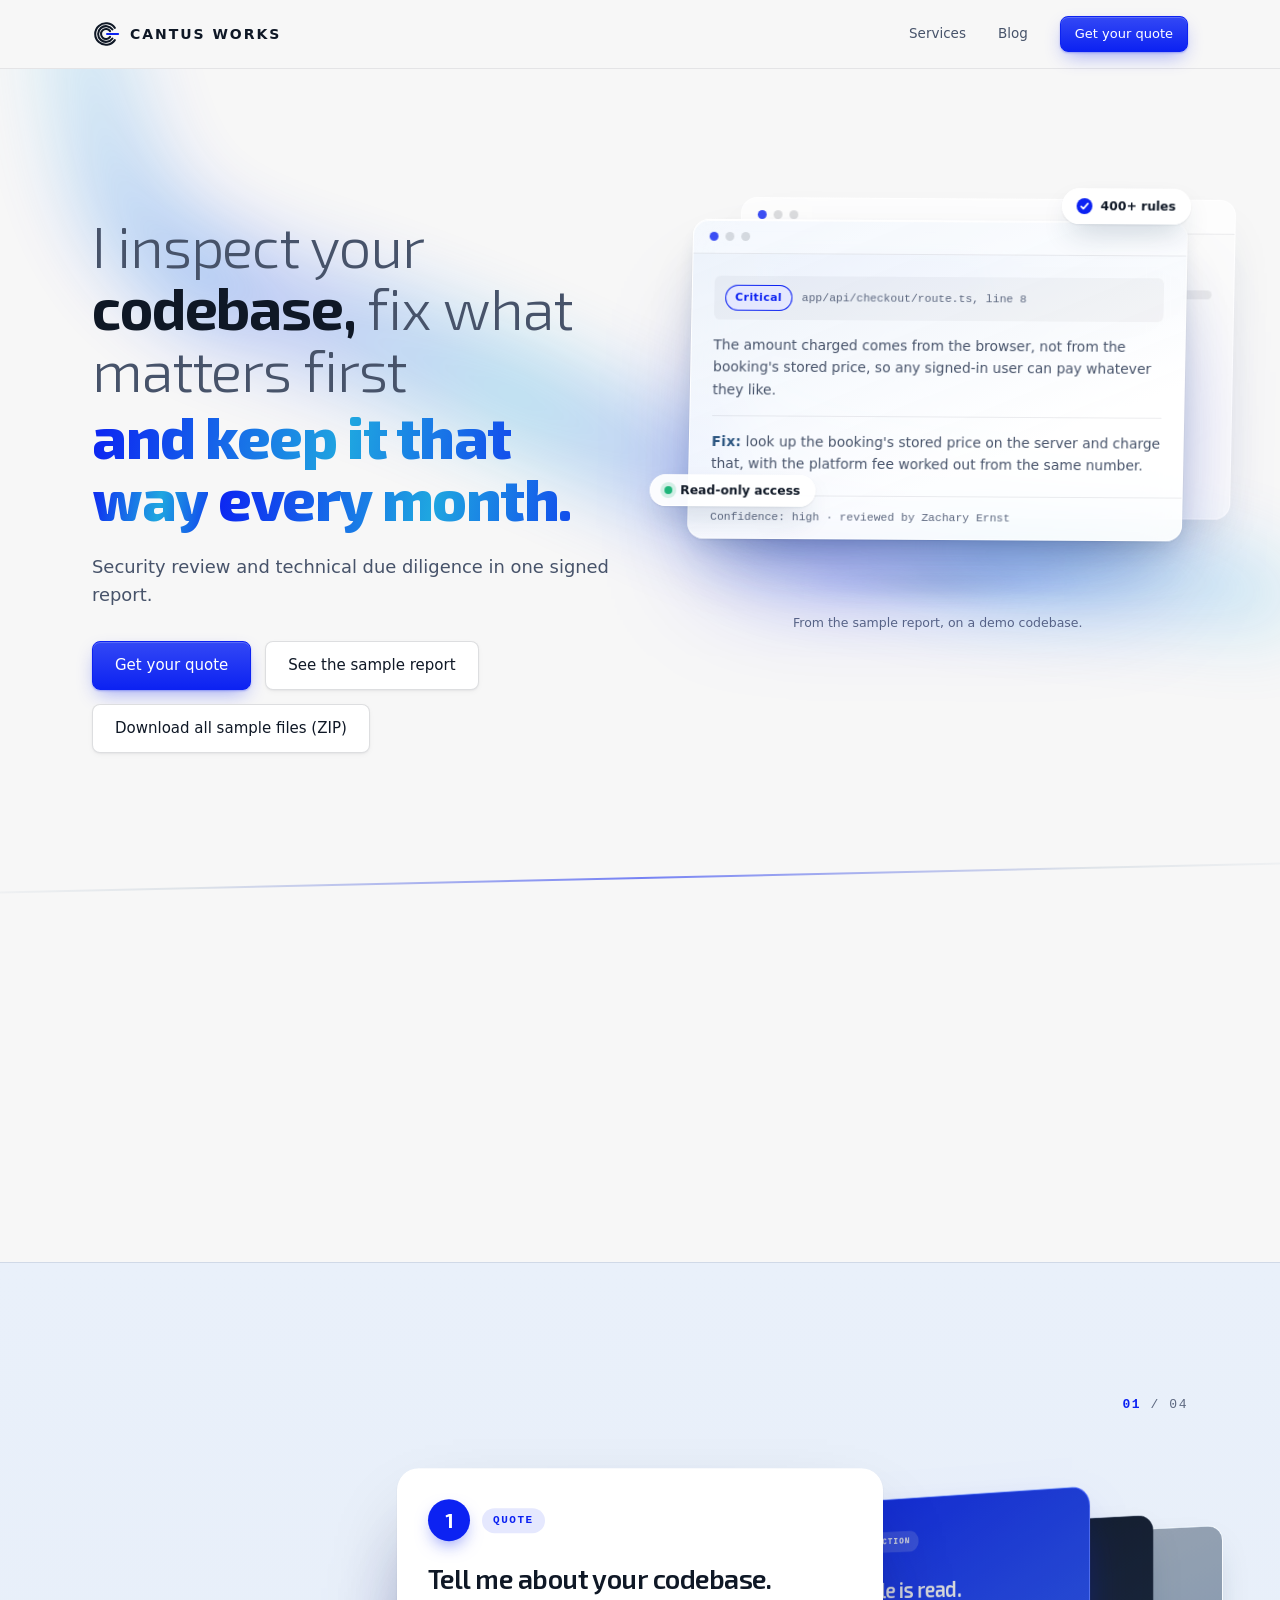
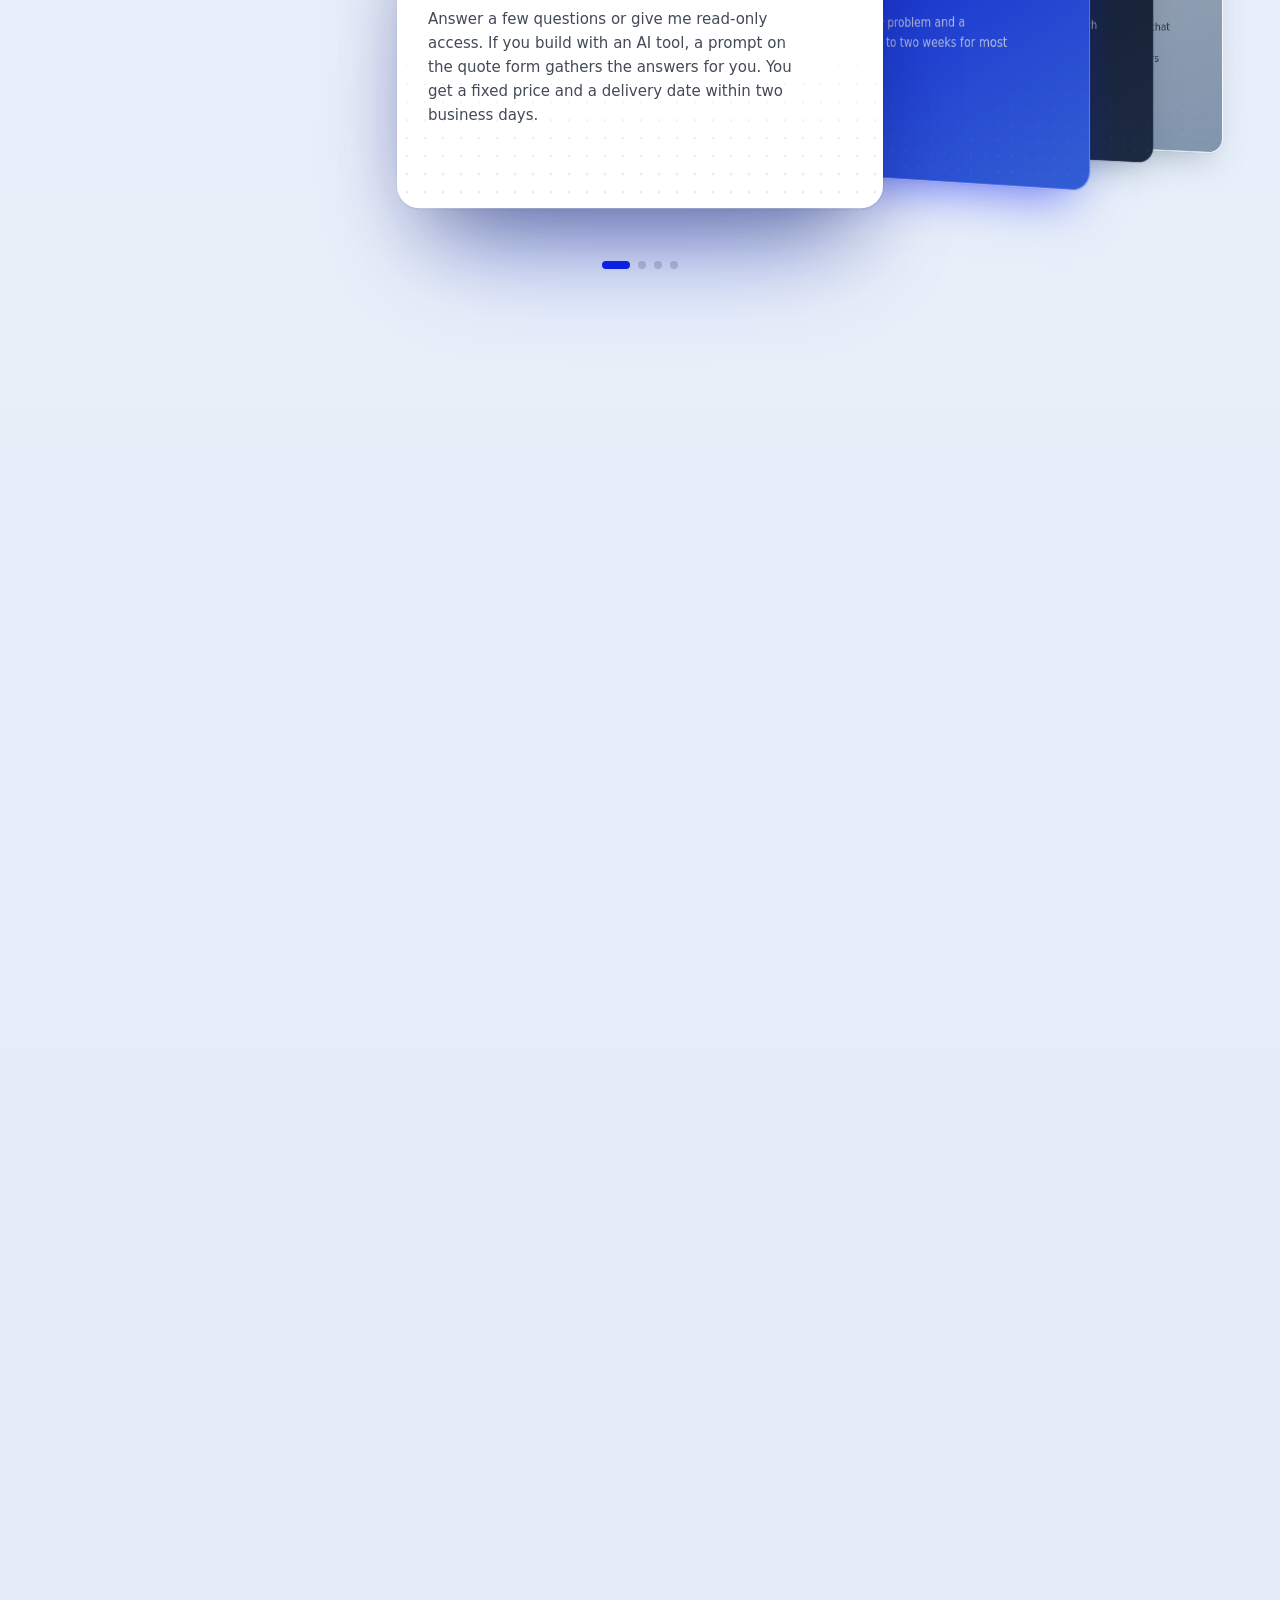
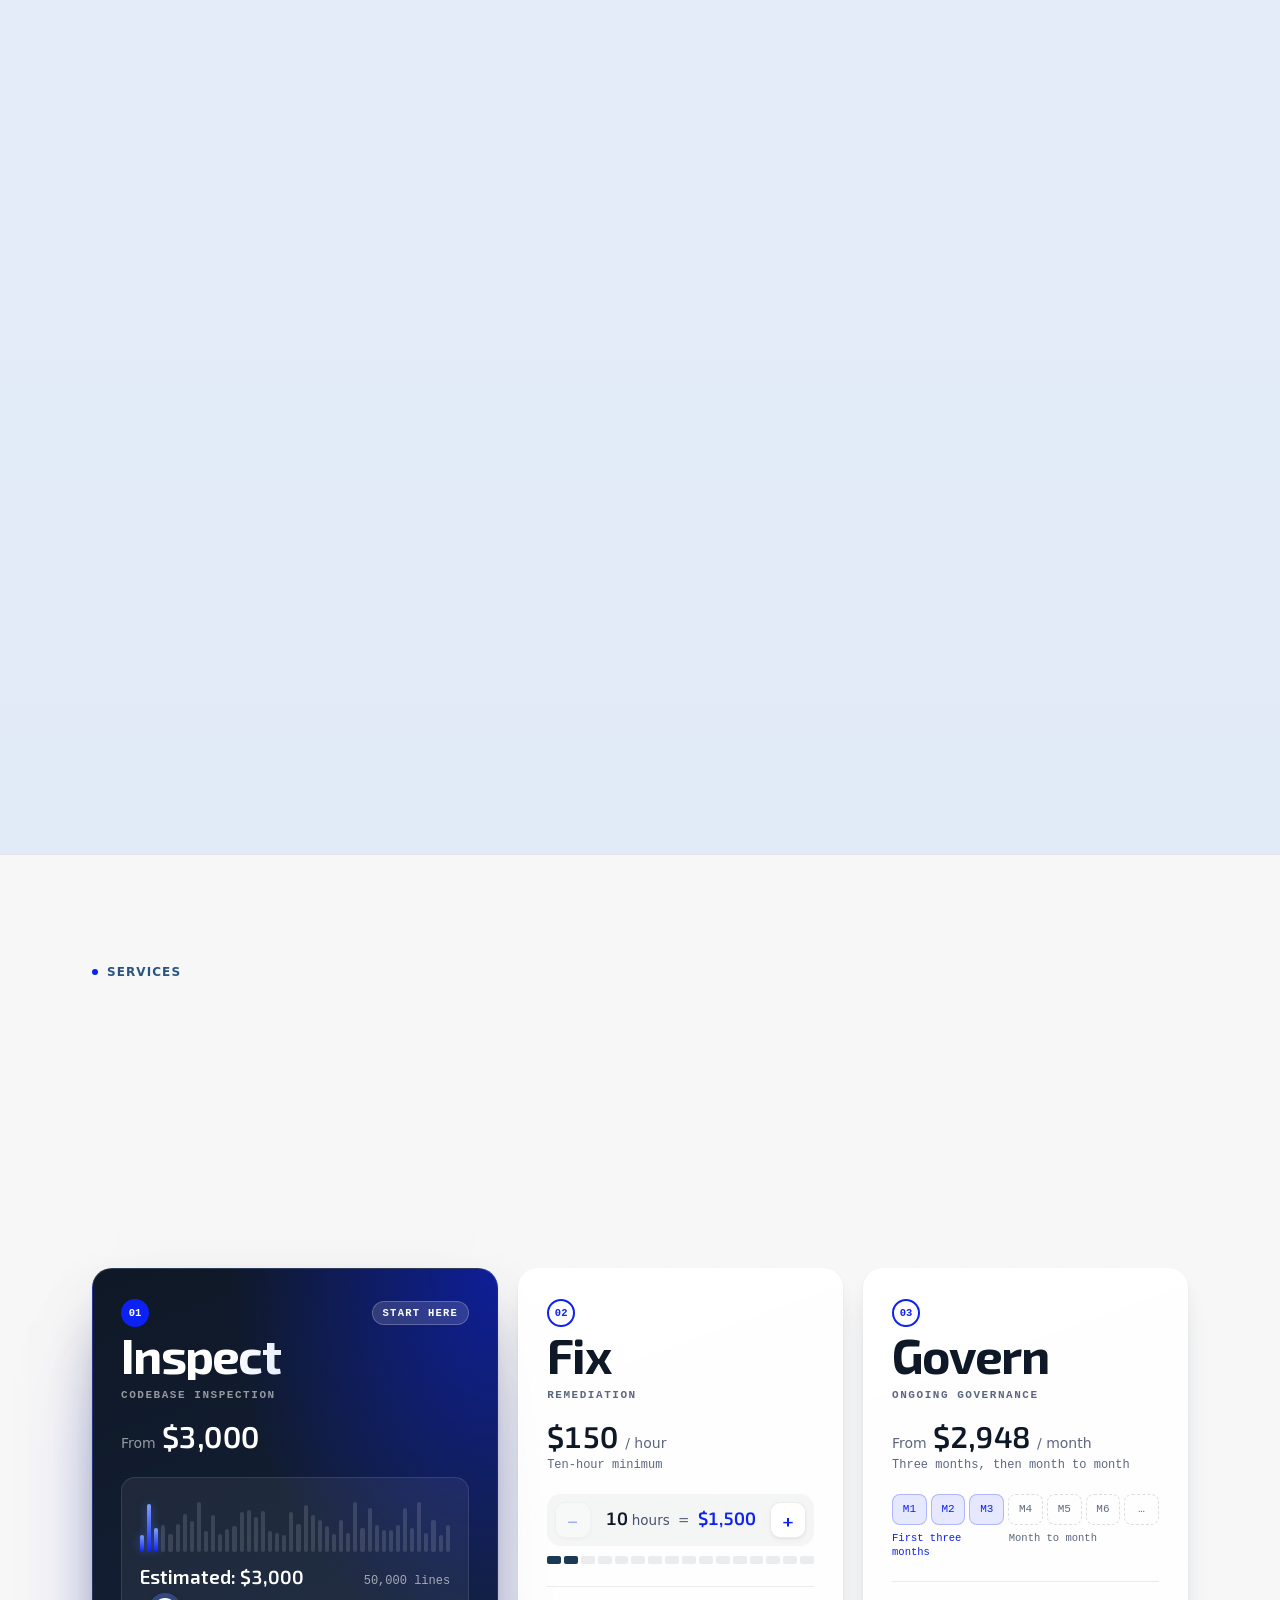
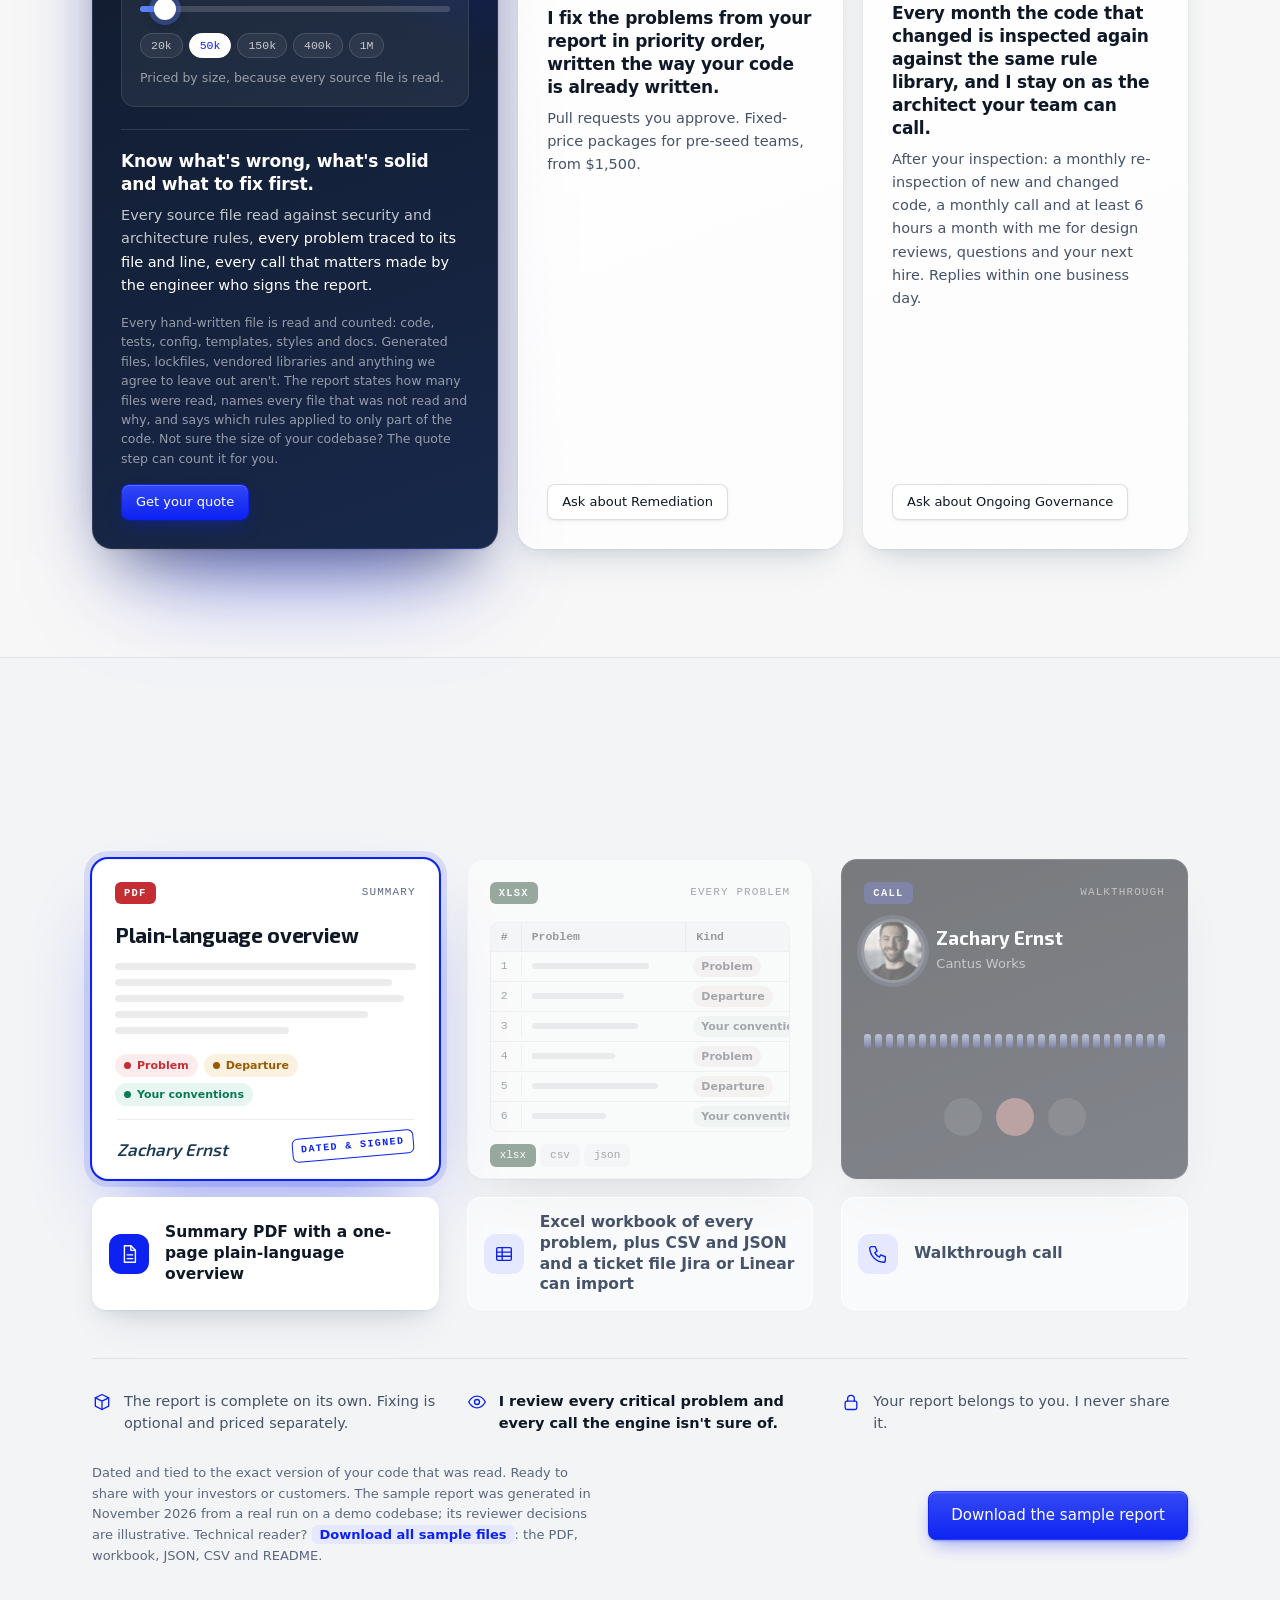
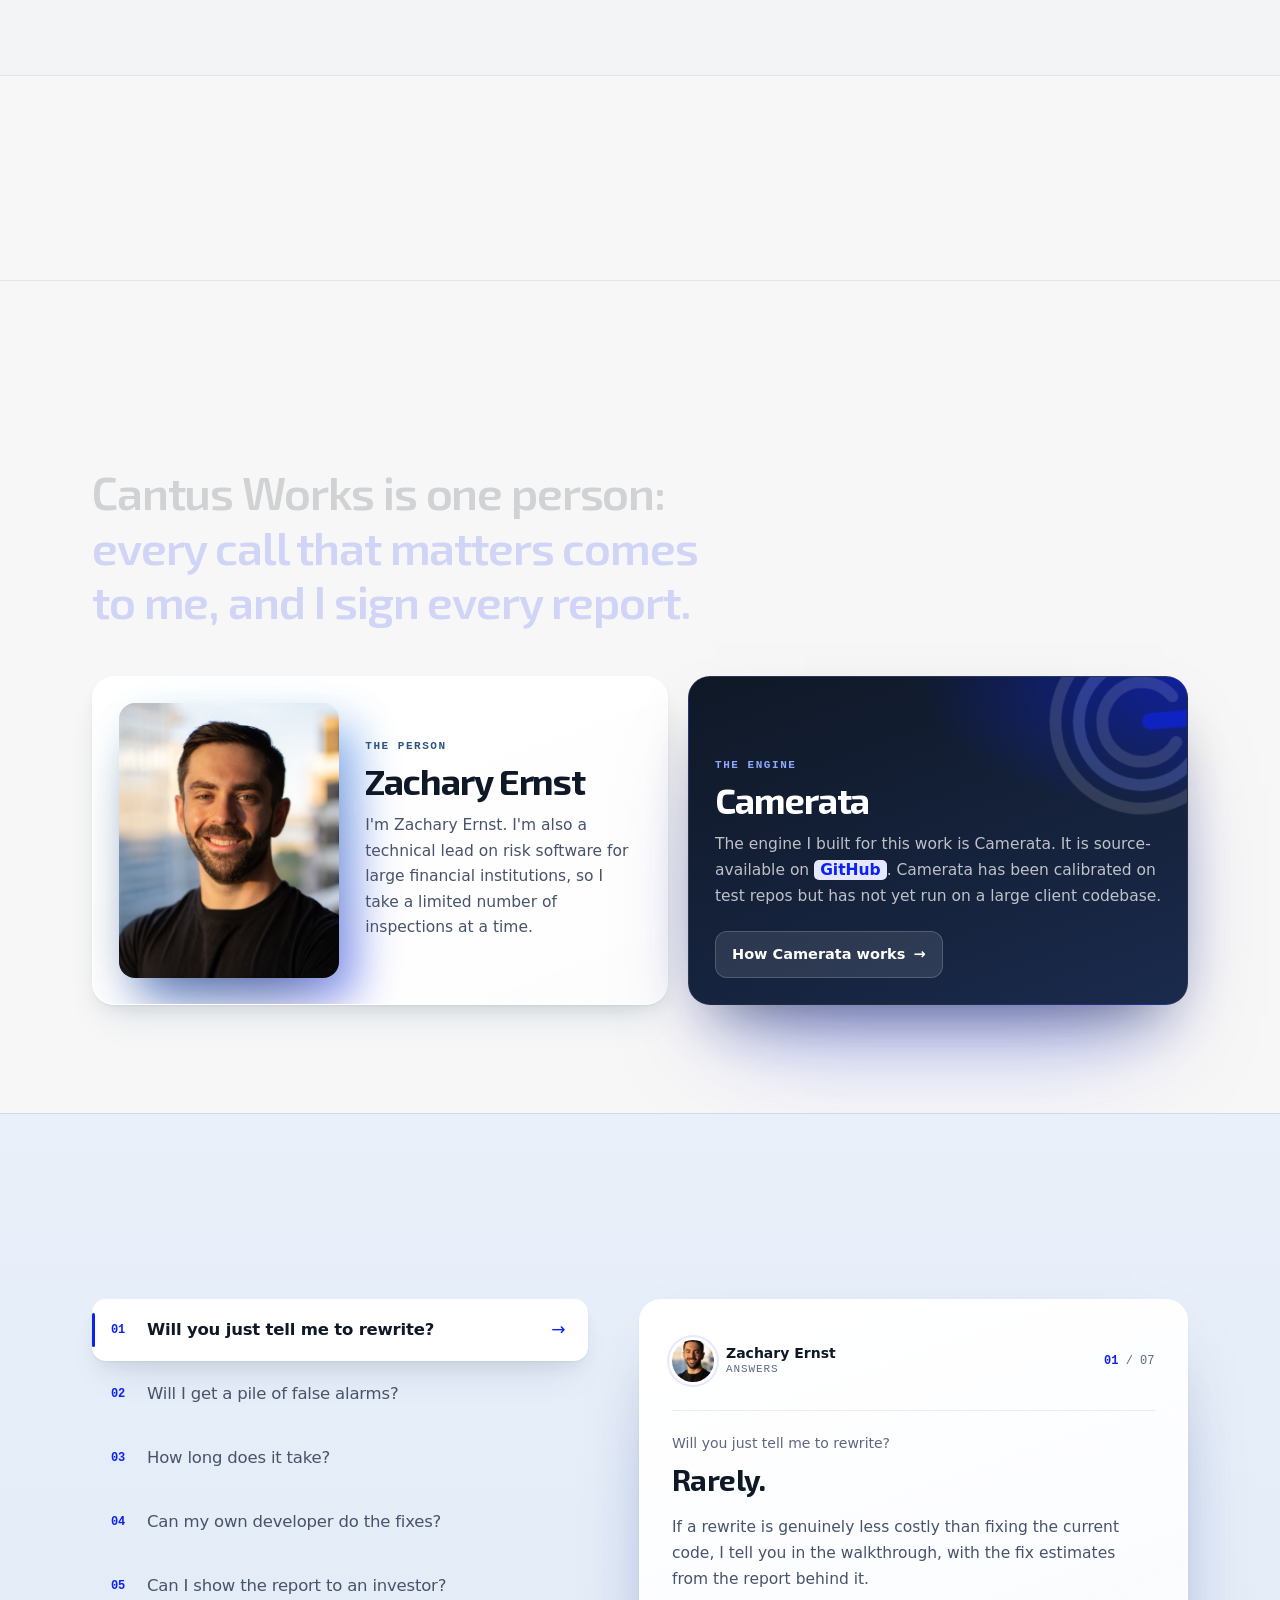
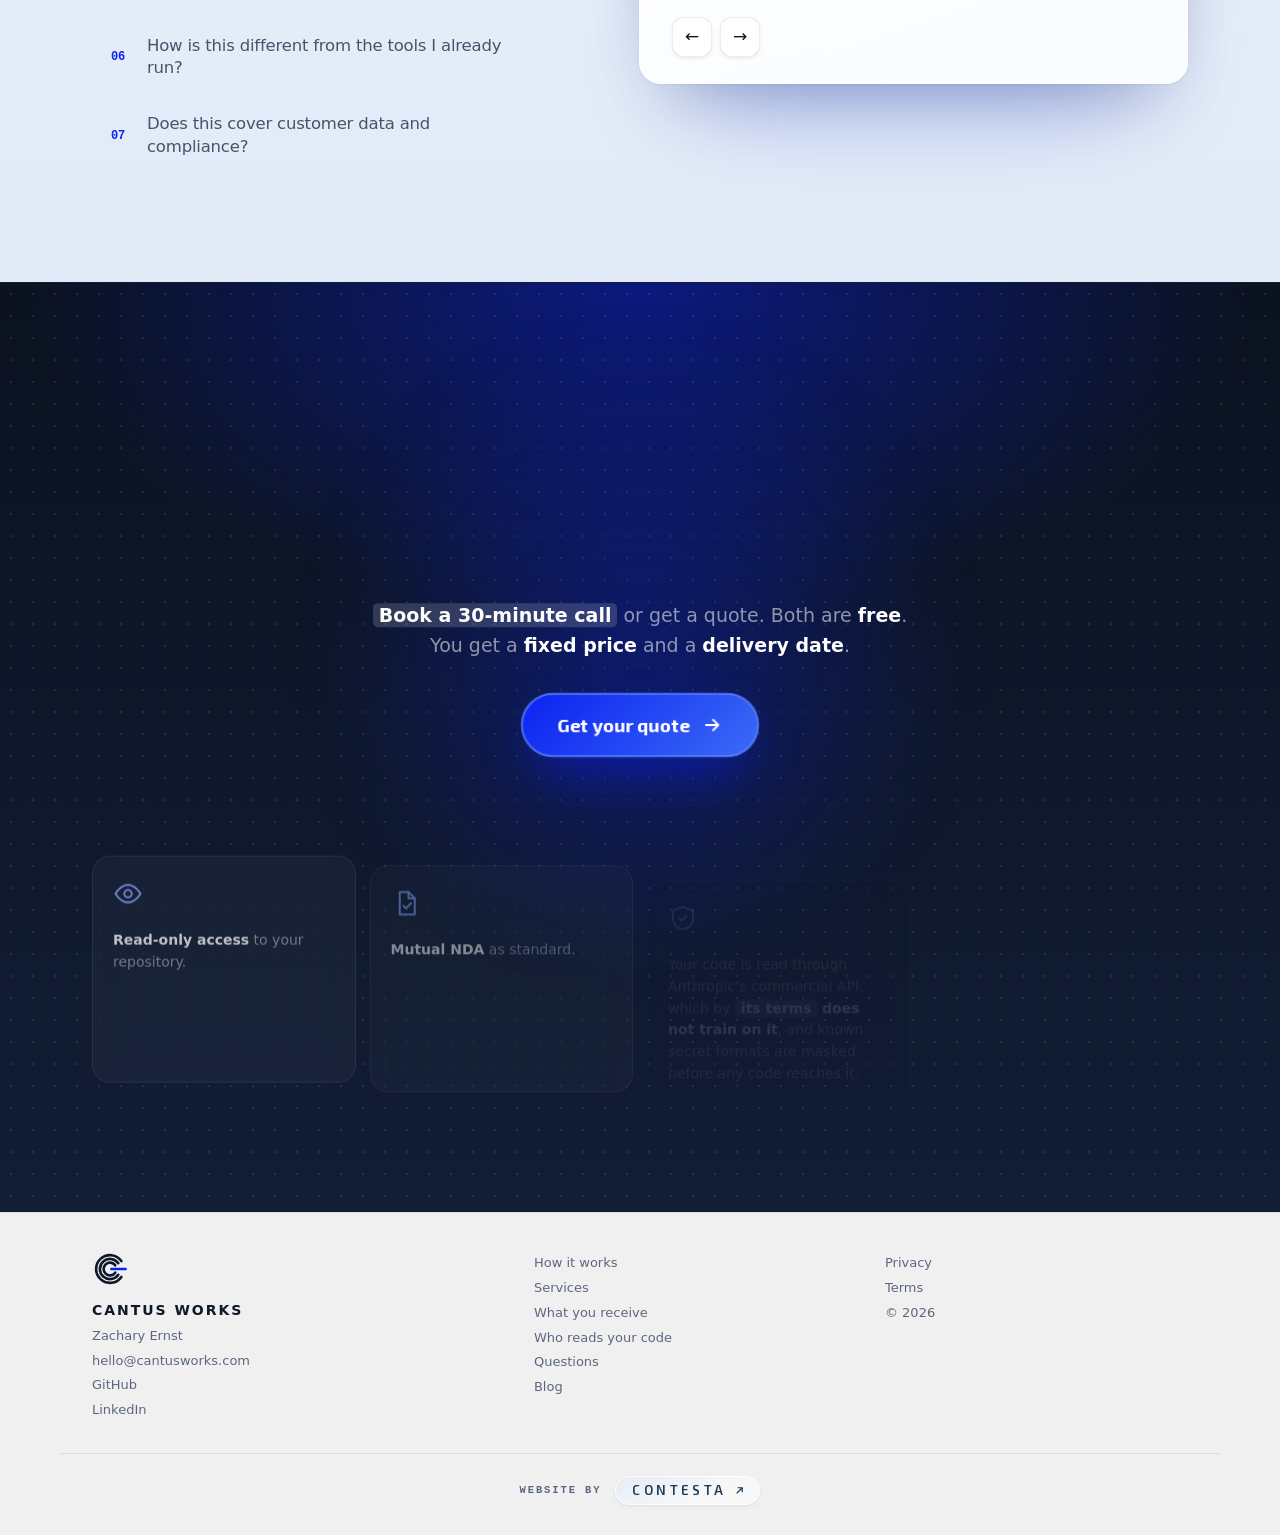
<file: index.html>
<!doctype html>
<html lang="en">
<head>
<meta charset="utf-8">
<title>Cantus Works | Code inspections for startups</title>
<meta name="viewport" content="width=device-width, initial-scale=1">
<meta name="color-scheme" content="light">
<meta name="theme-color" content="#F7F7F7">
<link rel="icon" href="favicon.svg" type="image/svg+xml">
<meta name="description" content="Security review and technical due diligence in one signed report, with every source file read against written security and architecture rules.">
<meta property="og:title" content="Cantus Works">
<meta property="og:type" content="website">
<link rel="canonical" href="https://cantusworks.com/">
<meta property="og:description" content="Security review and technical due diligence in one signed report, with every source file read against written security and architecture rules.">
<meta property="og:url" content="https://cantusworks.com/">
<meta property="og:site_name" content="Cantus Works">
<meta property="og:image" content="https://cantusworks.com/og-image.png">
<meta property="og:image:width" content="1200">
<meta property="og:image:height" content="630">
<meta name="twitter:card" content="summary_large_image">
<script type="application/ld+json">{"@context":"https://schema.org","@type":"ProfessionalService","name":"Cantus Works","url":"https://cantusworks.com/","logo":"https://cantusworks.com/logo-mark.svg","image":"https://cantusworks.com/og-image.png","email":"hello@cantusworks.com","description":"Code inspections for startups: every source file read against written security and architecture rules, reviewed and signed by one engineer.","founder":{"@type":"Person","name":"Zachary Ernst","jobTitle":"Founder and Principal Engineer","sameAs":["https://www.linkedin.com/in/zernst3/","https://github.com/zernst3"]},"sameAs":["https://www.linkedin.com/company/cantusworks","https://github.com/zernst3"]}</script>
<link rel="stylesheet" href="fonts/fonts.css">
<link rel="stylesheet" href="styles.css?v=20261121p">
<script>
  /* hide the hero until GSAP plays its intro; a safety net removes it if GSAP never loads */
  if (!window.matchMedia('(prefers-reduced-motion: reduce)').matches) {
    document.documentElement.classList.add('hero-anim');
    setTimeout(function () { if (!window.gsap) document.documentElement.classList.remove('hero-anim'); }, 2500);
  }
</script>
<script defer src="https://cloud.umami.is/script.js" data-website-id="0110ca8d-b614-43de-983e-fb62bd26c7d7" data-domains="cantusworks.com"></script>
</head>
<body>

<header class="site" id="hdr">
  <div class="wrap nav-inner">
    <a class="wordmark" href="#top"><img src="logo-mark.svg" width="28" height="28" alt="">CANTUS WORKS</a>
    <div class="nav-right">
      <nav class="navlinks" aria-label="Sections">
        <a href="#services">Services</a>
        <a href="/blog">Blog</a>
      </nav>
      <a class="btn btn-solid btn-sm" href="/quote" data-umami-event="quote-click" data-umami-event-need="general">Get your quote</a>
    </div>
  </div>
</header>

<main>
<section class="hero" id="top">
  <div class="hero-bg" aria-hidden="true">
    <svg class="hero-band" viewBox="0 0 1440 900" preserveAspectRatio="none">
      <defs>
        <linearGradient id="cwBand" gradientUnits="userSpaceOnUse" x1="60" y1="0" x2="1420" y2="600">
          <stop offset="0" stop-color="#0C22F2" stop-opacity="0"></stop>
          <stop offset="0.18" stop-color="#1431EE" stop-opacity="0.26"></stop>
          <stop offset="0.42" stop-color="#1FA6E0" stop-opacity="0.32"></stop>
          <stop offset="0.62" stop-color="#1431EE" stop-opacity="0.24"></stop>
          <stop offset="0.84" stop-color="#2FB4E6" stop-opacity="0.18"></stop>
          <stop offset="1" stop-color="#0C22F2" stop-opacity="0"></stop>
        </linearGradient>
      </defs>
      <path class="cw-band-base" d="M 88 -50 C 116 140 150 210 315 258 C 480 306 640 378 795 452 C 1000 550 1220 500 1560 610" fill="none" stroke="url(#cwBand)" stroke-width="118" stroke-linecap="round"></path>
      <path class="cw-band-flow" d="M 88 -50 C 116 140 150 210 315 258 C 480 306 640 378 795 452 C 1000 550 1220 500 1560 610" fill="none" stroke="#3FB6E8" stroke-opacity="0.24" stroke-width="82" stroke-linecap="round" stroke-dasharray="340 900"></path>
    </svg>
    <div class="hero-stroke"></div>
  </div>
  <div class="wrap">
    <div class="hero-grid">
      <div class="hero-copy">
        <h1 class="hero-title">
          <span class="hl hl1"><span class="w"><span>I</span></span> <span class="w"><span>inspect</span></span> <span class="w"><span>your</span></span> <span class="w"><span class="scr">codebase,</span></span> <span class="w"><span>fix</span></span> <span class="w"><span>what</span></span> <span class="w"><span>matters</span></span> <span class="w"><span>first</span></span></span>
          <span class="hl hl2"><span class="grad">and keep it that way</span> <em class="accent">every month.</em></span>
        </h1>
        <p class="standfirst">Security review and technical due diligence in one signed report.</p>
        <div class="hero-cta">
          <a class="btn btn-solid btn-lg" href="/quote" data-umami-event="quote-click" data-umami-event-need="general">Get your quote</a>
          <a class="btn btn-lg" href="sample/cantus-works-sample.pdf" data-umami-event="sample-download-pdf" target="_blank" rel="noopener">See the sample report</a>
          <a class="btn btn-lg" href="sample/cantus-works-sample.zip" data-umami-event="sample-download-zip">Download all sample files (ZIP)</a>
        </div>
      </div>

      <div class="report-wrap">
        <div class="report-stage">
        <div class="report-float">
        <div class="report-tilt">
        <div class="report-ghost" aria-hidden="true">
          <div class="report-bar"><i></i><i></i><i></i></div>
          <div class="ghost-lines"><b></b><b></b><b></b><b></b></div>
        </div>
        <div class="report">
          <div class="scanline" aria-hidden="true"></div>
          <div class="report-bar" aria-hidden="true"><i></i><i></i><i></i></div>
          <div class="finding">
            <div class="loc">
              <span class="sev crit">Critical</span>
              <span>app/api/checkout/route.ts, line 8</span>
            </div>
            <p class="impact">The amount charged comes from the browser, not from the booking's stored price, so any signed-in user can pay whatever they like.</p>
            <p class="fix"><b>Fix:</b> look up the booking's stored price on the server and charge that, with the platform fee worked out from the same number.</p>
          </div>
          <div class="report-foot">Confidence: high &middot; reviewed by Zachary Ernst</div>
        </div>
        <div class="chip chip-a" aria-hidden="true"><svg viewBox="0 0 16 16"><path d="M3.5 8.5l3 3 6-7"/></svg>400+ rules</div>
        <div class="chip chip-b" aria-hidden="true"><span class="dot"></span>Read-only access</div>
        </div>
        </div>
        <div class="report-shadow" aria-hidden="true"></div>
        </div>
        <p class="report-caption">From the sample report, on a demo codebase.</p>
      </div>
    </div>
  </div>
</section>

<section class="tight" id="problem">
  <div class="wrap">
    <p class="problem"><span class="lead">Your app works.</span> But new features take longer than they should, the same job gets done three different ways and no one can say what's quietly broken. Then a customer or an investor asks if it's secure.</p>
  </div>
</section>

<section class="bg-blue how" id="how">
  <div class="wrap">
    <div class="how-pin">
    <div class="how-head">
      <h2>How it works</h2>
      <p class="how-count" aria-hidden="true"><span class="how-count-now">01</span> / 04</p>
    </div>

    <ol class="how-steps">
      <li class="how-step tone-light is-active">
        <div class="how-card">
          <div class="how-top"><span class="how-order">1</span><p class="how-name">Quote</p></div>
          <h3>Tell me about your codebase.</h3>
          <p class="how-desc">Answer a few questions or give me read-only access. If you build with an AI tool, a prompt on the quote form gathers the answers for you. You get a fixed price and a delivery date within two business days.</p>
        </div>
      </li>
      <li class="how-step tone-vivid">
        <div class="how-card">
          <div class="how-top"><span class="how-order">2</span><p class="how-name">Codebase Inspection</p></div>
          <h3>Every source file is read.</h3>
          <p class="how-desc">A signed report of every problem and a walkthrough call, in one to two weeks for most codebases.</p>
        </div>
      </li>
      <li class="how-step tone-ink">
        <div class="how-card">
          <div class="how-top"><span class="how-order">3</span><p class="how-name">Remediation</p></div>
          <h3>I fix them in priority order.</h3>
          <p class="how-desc">You approve every change before it goes in. Each one is written the way your code is already written.</p>
        </div>
      </li>
      <li class="how-step tone-sky">
        <div class="how-card">
          <div class="how-top"><span class="how-order">4</span><p class="how-name">Ongoing Governance</p></div>
          <h3>Your code stays fixed.</h3>
          <p class="how-desc">After your inspection: every month, the code that changed is inspected against the same rule library, plus a monthly call and at least 6 hours with me. Replies within one business day.</p>
        </div>
      </li>
    </ol>

    <div class="how-dots" aria-hidden="true"><i class="is-active"></i><i></i><i></i><i></i></div>
    </div>

    <div class="cta-center"><a class="btn btn-solid btn-lg" href="/quote" data-umami-event="quote-click" data-umami-event-need="general">Get your quote</a></div>
  </div>
</section>

<section id="services" class="svc-section">
  <div class="wrap">
    <p class="eyebrow">Services</p>
    <h2 class="svc-title"><span>The inspection shows where your code stands,</span> <span>Remediation fixes it in priority order</span> <span>and Governance holds it to the same rule library every month.</span></h2>

    <div class="svc-grid">

      <article class="svc svc-find">
        <div class="svc-top">
          <span class="svc-node" aria-hidden="true">01</span>
          <span class="flagship-tag">Start here</span>
        </div>
        <p class="verb">Inspect</p>
        <h3>Codebase Inspection</h3>
        <p class="price"><span class="from">From</span> <span class="amt" data-to="3000">$3,000</span></p>

        <div class="est">
          <div class="est-bars" aria-hidden="true"></div>
          <div class="est-label">
            <span class="est-price" id="est-price">Estimated: $3,000</span>
            <span class="est-lines" id="est-lines">50,000 lines</span>
          </div>
          <input type="range" id="est-range" min="0" max="1000000" step="1000" value="50000" aria-label="Codebase size in lines" aria-describedby="est-price">
          <div class="est-presets" role="group" aria-label="Typical sizes">
            <button type="button" data-lines="20000">20k</button>
            <button type="button" data-lines="50000" class="is-on">50k</button>
            <button type="button" data-lines="150000">150k</button>
            <button type="button" data-lines="400000">400k</button>
            <button type="button" data-lines="1000000">1M</button>
          </div>
          <p class="priced">Priced by size, because every source file is read.</p>
        </div>

        <p class="bold-line">Know what's wrong, what's solid and what to fix first.</p>
        <p class="body">Every source file read against security and architecture rules, <mark class="svc-mark">every problem traced to its file and line, every call that matters made by the engineer who signs the report.</mark></p>
        <p class="small">Every hand-written file is read and counted: code, tests, config, templates, styles and docs. Generated files, lockfiles, vendored libraries and anything we agree to leave out aren't. The report states how many files were read, names every file that was not read and why, and says which rules applied to only part of the code. Not sure the size of your codebase? The quote step can count it for you.</p>
        <a class="btn btn-solid btn-sm" id="find-quote" href="/quote?need=find" data-umami-event="quote-click" data-umami-event-need="find">Get your quote</a>
      </article>

      <article class="svc svc-fix">
        <div class="svc-top"><span class="svc-node" aria-hidden="true">02</span></div>
        <p class="verb">Fix</p>
        <h3>Remediation</h3>
        <p class="price"><span class="amt" data-to="150">$150</span> <span class="per">/ hour</span></p>
        <p class="unit">Ten-hour minimum</p>

        <div class="hours">
          <div class="hours-row">
            <button type="button" class="hours-btn" data-step="-5" aria-label="Fewer hours">&minus;</button>
            <p class="hours-out" aria-live="polite"><b id="hours-n">10</b> hours <span>=</span> <b id="hours-total">$1,500</b></p>
            <button type="button" class="hours-btn" data-step="5" aria-label="More hours">+</button>
          </div>
          <div class="hours-blocks" aria-hidden="true"></div>
        </div>

        <p class="bold-line">I fix the problems from your report in priority order, written the way your code is already written.</p>
        <p class="body">Pull requests you approve. Fixed-price packages for pre-seed teams, from $1,500.</p>
        <a class="btn btn-sm" href="/quote?need=fix" data-umami-event="quote-click" data-umami-event-need="fix">Ask about Remediation</a>
      </article>

      <article class="svc svc-gov">
        <div class="svc-top"><span class="svc-node" aria-hidden="true">03</span></div>
        <p class="verb">Govern</p>
        <h3>Ongoing Governance</h3>
        <p class="price"><span class="from">From</span> <span class="amt" data-to="3000">$3,000</span> <span class="per">/ month</span></p>
        <p class="unit">Three months, then month to month</p>

        <div class="months" aria-hidden="true">
          <div class="months-row"><i class="commit">M1</i><i class="commit">M2</i><i class="commit">M3</i><i class="flex">M4</i><i class="flex">M5</i><i class="flex">M6</i><i class="flex">&hellip;</i></div>
          <div class="months-legend"><span>First three months</span><span>Month to month</span></div>
        </div>

        <p class="bold-line">Every month the code that changed is inspected again against the same rule library, and I stay on as the architect your team can call.</p>
        <p class="body">After your inspection: a monthly re-inspection of new and changed code, a monthly call and at least 6 hours a month with me for design reviews, questions and your next hire. Replies within one business day.</p>
        <a class="btn btn-sm" href="/quote?need=govern" data-umami-event="quote-click" data-umami-event-need="govern">Ask about Ongoing Governance</a>
      </article>
    </div>

  </div>
</section>

<section class="bg-deep" id="receive">
  <div class="wrap">
    <h2>What you receive</h2>

    <div class="rcv-row">
      <div class="rcv-col is-active">
        <div class="rcv-doc rcv-pdf" aria-hidden="true">
          <div class="doc-head"><span class="doc-type">PDF</span><span class="doc-meta">Summary</span></div>
          <p class="doc-title">Plain-language overview</p>
          <div class="doc-lines"><b></b><b></b><b></b><b></b><b></b></div>
          <div class="doc-kpis"><span class="k-broken"><i></i>Problem</span><span class="k-incons"><i></i>Departure</span><span class="k-well"><i></i>Your conventions</span></div>
          <div class="doc-foot"><span class="doc-sign">Zachary Ernst</span><span class="doc-stamp">Dated &amp; signed</span></div>
        </div>
        <button type="button" class="rcv-item is-active" aria-pressed="true">
          <svg viewBox="0 0 24 24" fill="none" stroke="currentColor" stroke-width="1.5" stroke-linecap="round" stroke-linejoin="round" aria-hidden="true"><path d="M7 3h7l5 5v13H7z"/><path d="M14 3v5h5"/><path d="M10 13h6M10 17h6"/></svg>
          <span>Summary PDF with a one-page plain-language overview</span>
          <i class="rcv-timer" aria-hidden="true"></i>
        </button>
      </div>

      <div class="rcv-col">
        <div class="rcv-doc rcv-xls" aria-hidden="true">
          <div class="doc-head"><span class="doc-type xls">XLSX</span><span class="doc-meta">Every problem</span></div>
          <div class="xls-grid">
            <div class="xls-row xls-h"><span>#</span><span>Problem</span><span>Kind</span></div>
            <div class="xls-row" data-kind="broken"><span>1</span><span><b style="width:82%"></b></span><span class="pill k-broken">Problem</span></div>
            <div class="xls-row" data-kind="incons"><span>2</span><span><b style="width:64%"></b></span><span class="pill k-incons">Departure</span></div>
            <div class="xls-row" data-kind="well"><span>3</span><span><b style="width:74%"></b></span><span class="pill k-well">Your conventions</span></div>
            <div class="xls-row" data-kind="broken"><span>4</span><span><b style="width:58%"></b></span><span class="pill k-broken">Problem</span></div>
            <div class="xls-row" data-kind="incons"><span>5</span><span><b style="width:88%"></b></span><span class="pill k-incons">Departure</span></div>
            <div class="xls-row" data-kind="well"><span>6</span><span><b style="width:52%"></b></span><span class="pill k-well">Your conventions</span></div>
          </div>
          <div class="xls-tabs"><span class="on">xlsx</span><span>csv</span><span>json</span></div>
        </div>
        <button type="button" class="rcv-item" aria-pressed="false">
          <svg viewBox="0 0 24 24" fill="none" stroke="currentColor" stroke-width="1.5" stroke-linecap="round" stroke-linejoin="round" aria-hidden="true"><rect x="4" y="5" width="16" height="14" rx="1.5"/><path d="M4 10h16M4 14.5h16M10 5v14"/></svg>
          <span>Excel workbook of every problem, plus CSV and JSON and a ticket file Jira or Linear can import</span>
          <i class="rcv-timer" aria-hidden="true"></i>
        </button>
      </div>

      <div class="rcv-col">
        <div class="rcv-doc rcv-call" aria-hidden="true">
          <div class="doc-head"><span class="doc-type call">CALL</span><span class="doc-meta">Walkthrough</span></div>
          <div class="call-who"><img src="headshot.jpg?v=2" alt=""><div><p class="call-name">Zachary Ernst</p><p class="call-role">Cantus Works</p></div></div>
          <div class="call-wave"></div>
          <div class="call-btns"><i></i><i class="end"></i><i></i></div>
        </div>
        <button type="button" class="rcv-item" aria-pressed="false">
          <svg viewBox="0 0 24 24" fill="none" stroke="currentColor" stroke-width="1.5" stroke-linecap="round" stroke-linejoin="round" aria-hidden="true"><path d="M5 4h4l2 5-2.5 1.5a11 11 0 0 0 5 5L15 13l5 2v4a2 2 0 0 1-2 2A16 16 0 0 1 3 6a2 2 0 0 1 2-2z"/></svg>
          <span>Walkthrough call</span>
          <i class="rcv-timer" aria-hidden="true"></i>
        </button>
      </div>
    </div>

    <div class="rcv-more">
      <div class="rcv-rest">
        <ul class="rcv-promises">
          <li><svg viewBox="0 0 24 24" fill="none" stroke="currentColor" stroke-width="1.6" stroke-linecap="round" stroke-linejoin="round" aria-hidden="true"><path d="M12 3l8 4v10l-8 4-8-4V7z"/><path d="M4 7l8 4 8-4M12 11v10"/></svg><span>The report is complete on its own. Fixing is optional and priced separately.</span></li>
          <li><svg viewBox="0 0 24 24" fill="none" stroke="currentColor" stroke-width="1.6" stroke-linecap="round" stroke-linejoin="round" aria-hidden="true"><path d="M2 12s4-7 10-7 10 7 10 7-4 7-10 7S2 12 2 12z"/><circle cx="12" cy="12" r="3"/></svg><span><mark class="rcv-mark">I review every critical problem and every call the engine isn't sure of.</mark></span></li>
          <li><svg viewBox="0 0 24 24" fill="none" stroke="currentColor" stroke-width="1.6" stroke-linecap="round" stroke-linejoin="round" aria-hidden="true"><rect x="5" y="11" width="14" height="10" rx="2"/><path d="M8 11V8a4 4 0 0 1 8 0v3"/></svg><span>Your report belongs to you. I never share it.</span></li>
        </ul>
        <p class="dated">Dated and tied to the exact version of your code that was read. Ready to share with your investors or customers. The sample report was generated in November 2026 from a real run on a demo codebase; its reviewer decisions are illustrative. Technical reader? <a class="pkg-link" href="sample/cantus-works-sample.zip" data-umami-event="sample-download-zip">Download all sample files</a>: the PDF, workbook, JSON, CSV and README.</p>
        <div class="cta-row"><a class="btn btn-solid btn-lg" href="sample/cantus-works-sample.pdf" data-umami-event="sample-download-pdf" target="_blank" rel="noopener">Download the sample report</a></div>
      </div>
    </div>
  </div>
</section>

<section class="teaser tight" id="check">
  <div class="wrap">
    <p>Every source file is read against the rules that apply to your stack, drawn from a library of over 400. <a href="/inspection-checks">See what I check &rarr;</a></p>
  </div>
</section>

<section id="who">
  <div class="wrap">
    <h2>Who reads your code</h2>

    <p class="who-statement">Cantus Works is one person: <span class="who-key">every call that matters comes to me, and I sign every report.</span></p>

    <div class="who-grid">
      <article class="who-card who-person">
        <div class="who-photo"><img src="headshot.jpg?v=2" width="848" height="1060" alt="Zachary Ernst" loading="lazy"></div>
        <div class="who-body">
          <p class="who-tag">The person</p>
          <h3 class="who-name">Zachary Ernst</h3>
          <p>I'm Zachary Ernst. I'm also a technical lead on risk software for large financial institutions, so I take a limited number of inspections at a time.</p>
        </div>
      </article>

      <article class="who-card who-engine">
        <svg class="who-rings" viewBox="0 0 96 96" aria-hidden="true">
          <path class="r1" d="M 61.9 38.2 A 17 17 0 1 0 61.9 57.8"/>
          <path class="r2" d="M 70.1 32.5 A 27 27 0 1 0 70.1 63.5"/>
          <path class="r3" d="M 78.3 26.8 A 37 37 0 1 0 78.3 69.2"/>
          <rect x="48" y="44.5" width="45" height="7" rx="3.5"/>
        </svg>
        <div class="who-body">
          <p class="who-tag">The engine</p>
          <h3 class="who-name">Camerata</h3>
          <p>The engine I built for this work is Camerata. It is source-available on <a href="https://github.com/zernst3/camerata-orchestrator" target="_blank" rel="noopener">GitHub</a>. Camerata has been calibrated on test repos but has not yet run on a large client codebase.</p>
          <a class="who-link" href="/how-camerata-works">How Camerata works <span aria-hidden="true">&rarr;</span></a>
        </div>
      </article>
    </div>
  </div>
</section>

<section class="bg-blue" id="questions">
  <div class="wrap">
    <h2>Questions</h2>
    <div class="faq" id="faq">
      <details>
        <summary>Will you just tell me to rewrite?</summary>
        <p class="answer">Rarely. If a rewrite is genuinely less costly than fixing the current code, I tell you in the walkthrough, with the fix estimates from the report behind it.</p>
      </details>
      <details>
        <summary>Will I get a pile of false alarms?</summary>
        <p class="answer">That's what my review is for. The engine proposes and I decide. <mark class="faq-mark">Every problem points to its file and line, so you can check it yourself. I review every critical problem and every call the engine isn't sure of. When the same problem repeats across your code, the report groups it as one fix and lists every place it appears. The report says how many I threw out.</mark></p>
      </details>
      <details>
        <summary>How long does it take?</summary>
        <p class="answer">One to two weeks for most codebases. Your quote gives a date for yours. Rush delivery is available for a fee, stated in the quote.</p>
      </details>
      <details>
        <summary>Can my own developer do the fixes?</summary>
        <p class="answer">Yes. Every problem includes its place in the code, the suggested fix and an estimate. Any developer can work from it. I do the fixes only if you ask me to. If an investor commissions the inspection, the agreement can rule out fix work so the report stays independent.</p>
      </details>
      <details>
        <summary>Can I show the report to an investor?</summary>
        <p class="answer">Yes. A non-technical investor can read the PDF summary. Technical reviewers can use the workbook for the finer details.</p>
      </details>
      <details>
        <summary>How is this different from the tools I already run?</summary>
        <p class="answer">Tools like Semgrep and Dependabot match known patterns and flag known vulnerable packages. A pen test attacks your running app. An inspection reads your whole codebase against written rules, including the places it contradicts its own patterns. <mark class="faq-mark">I review every critical problem and every call the engine isn't sure of.</mark> It works alongside those tools, not instead of them.</p>
      </details>
      <details>
        <summary>Does this cover customer data and compliance?</summary>
        <p class="answer">It covers how your code protects customer data: who can see what, where secrets live and how payments are handled. It is not a compliance certification. SOC 2, HIPAA and PCI are separate processes, and this report doesn't replace them.</p>
      </details>
    </div>
  </div>
</section>

<section class="contact final" id="contact">
  <div class="final-bg" aria-hidden="true"><div class="final-dots"></div><div class="final-glow"></div></div>
  <div class="wrap final-inner">
    <h2 class="final-title"><span class="ft-light">Find out</span> <span class="ft-heavy">where your code stands.</span></h2>
    <p class="final-sub"><a href="https://calendar.app.google/KakmsUZaSMK9FAoE8" data-umami-event="book-call" target="_blank" rel="noopener">Book a 30-minute call</a> or get a quote. Both are <b>free</b>. You get a <b>fixed price</b> and a <b>delivery date</b>.</p>
    <div class="final-cta">
      <a class="btn-magnet" href="/quote" data-umami-event="quote-click" data-umami-event-need="general"><span>Get your quote</span><svg viewBox="0 0 24 24" aria-hidden="true"><path d="M5 12h14M13 6l6 6-6 6"/></svg></a>
    </div>

    <ul class="final-trust">
      <li>
        <svg viewBox="0 0 24 24" aria-hidden="true"><path pathLength="1" d="M2 12s4-7 10-7 10 7 10 7-4 7-10 7S2 12 2 12z"/><circle pathLength="1" cx="12" cy="12" r="3"/></svg>
        <p><b>Read-only access</b> to your repository.</p>
      </li>
      <li>
        <svg viewBox="0 0 24 24" aria-hidden="true"><path pathLength="1" d="M7 3h7l5 5v13H7z"/><path pathLength="1" d="M14 3v5h5"/><path pathLength="1" d="M10 14l2 2 4-4"/></svg>
        <p><b>Mutual NDA</b> as standard.</p>
      </li>
      <li>
        <svg viewBox="0 0 24 24" aria-hidden="true"><path pathLength="1" d="M12 3l8 3v6c0 5-3.5 8-8 9-4.5-1-8-4-8-9V6z"/><path pathLength="1" d="M9 12l2 2 4-4"/></svg>
        <p>Your code is read through Anthropic's commercial API, which by <a href="https://www.anthropic.com/legal/commercial-terms" target="_blank" rel="noopener">its terms</a> <b>does not train on it</b>, and known secret formats are masked before any code reaches it.</p>
      </li>
      <li>
        <svg viewBox="0 0 24 24" aria-hidden="true"><path pathLength="1" d="M4 7h16M10 11v6M14 11v6M6 7l1 13h10l1-13M9 7V4h6v3"/></svg>
        <p>My copy of your code is <b>deleted within 30 days</b> after the work ends and the report after a year, or sooner on request.</p>
      </li>
    </ul>
  </div>
</section>
</main>

<footer class="site-foot">
  <div class="wrap foot-grid">
    <div>
      <img class="foot-mark" src="logo-mark.svg" width="36" height="36" alt="">
      <p class="foot-name">Cantus Works</p>
      <p><a href="https://www.linkedin.com/in/zernst3/" target="_blank" rel="noopener">Zachary Ernst</a></p>
      <p><a href="mailto:hello@cantusworks.com">hello@cantusworks.com</a></p>
      <p><a href="https://github.com/zernst3" target="_blank" rel="noopener">GitHub</a></p>
      <p><a href="https://www.linkedin.com/company/cantusworks" target="_blank" rel="noopener">LinkedIn</a></p>
    </div>
    <nav aria-label="Footer sections">
      <ul>
        <li><a href="#how">How it works</a></li>
        <li><a href="#services">Services</a></li>
        <li><a href="#receive">What you receive</a></li>
        <li><a href="#who">Who reads your code</a></li>
        <li><a href="#questions">Questions</a></li>
        <li><a href="/blog">Blog</a></li>
      </ul>
    </nav>
    <div>
      <ul>
        <li><a href="/privacy">Privacy</a></li>
        <li><a href="/terms">Terms</a></li>
        <li>&copy; 2026</li>
      </ul>
    </div>
  </div>
  <div class="wrap foot-credit">
    <span class="foot-credit-label">Website by</span>
    <a class="foot-credit-link" href="https://agenciacontesta.com/" target="_blank" rel="noopener">
      <span>Contesta</span>
      <svg viewBox="0 0 12 12" width="11" height="11" aria-hidden="true"><path d="M3 9 9 3M4 3h5v5" fill="none" stroke="currentColor" stroke-width="1.3"/></svg>
    </a>
  </div>
</footer>

<script src="site.js?v=20261121b"></script>
<script src="js/vendor/gsap.min.js"></script>
<script src="js/vendor/ScrollTrigger.min.js"></script>
<script src="hero.js?v=20261121h"></script>
<script src="how.js"></script>
<script src="services.js"></script>
<script src="receive.js"></script>
<script src="who.js"></script>
<script src="faq.js"></script>
<script src="final.js"></script>
</body>
</html>
</file>
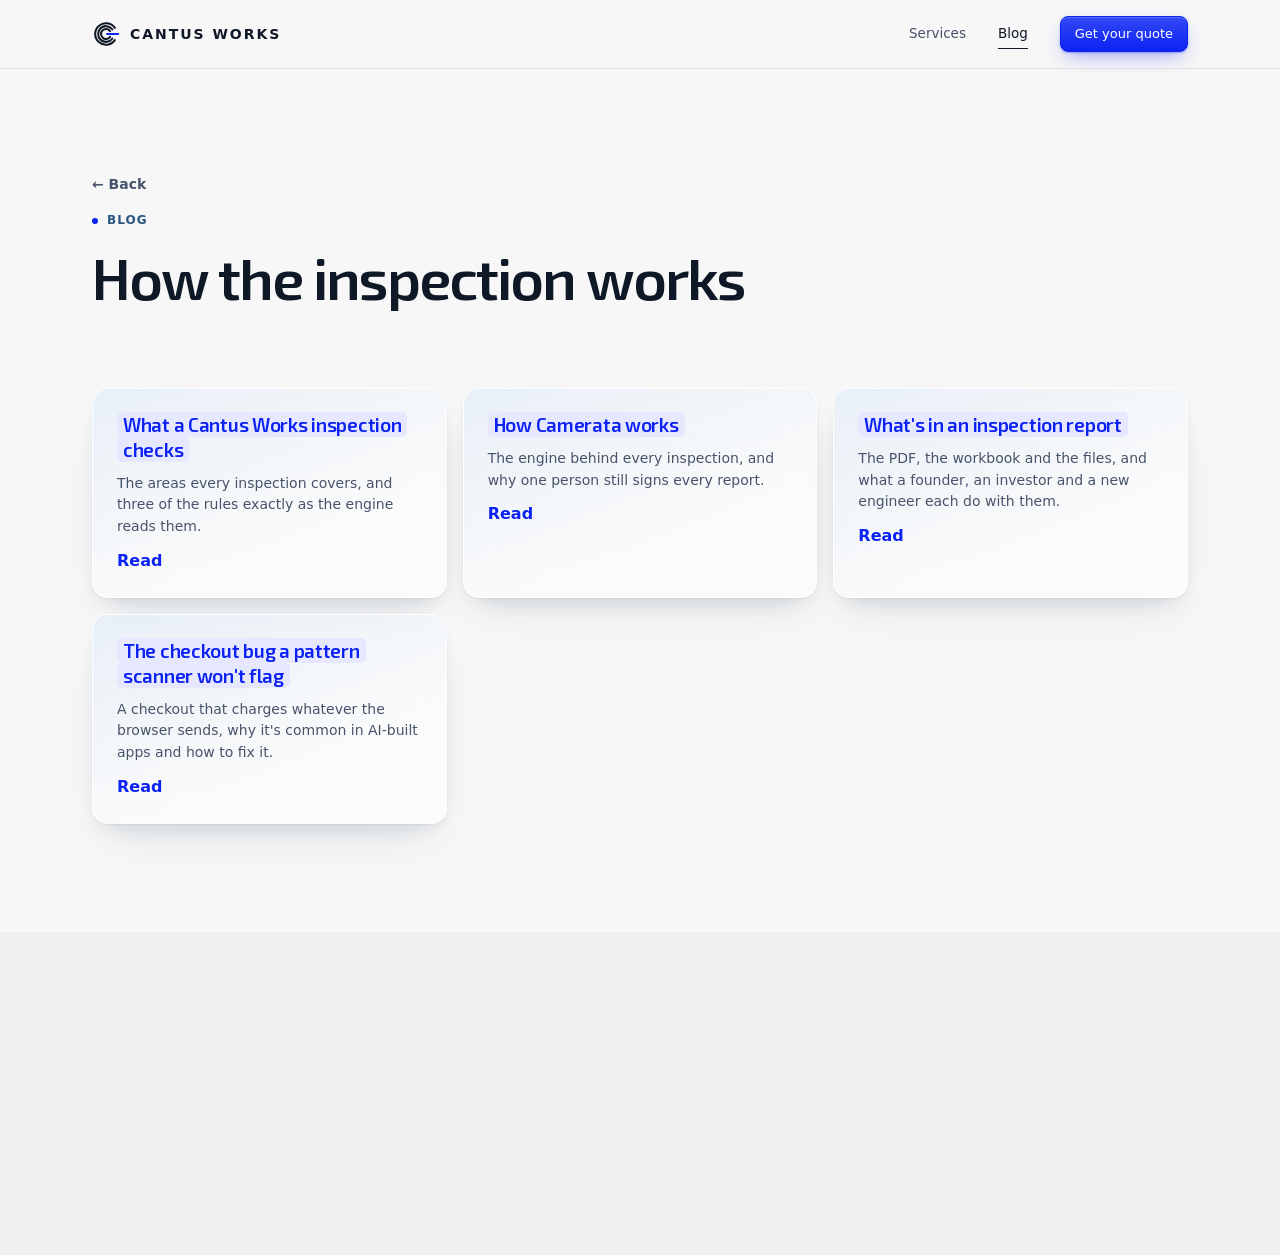
<file: blog.html>
<!doctype html>
<html lang="en">
<head>
<meta charset="utf-8">
<title>Blog | Cantus Works</title>
<meta name="viewport" content="width=device-width, initial-scale=1">
<meta name="color-scheme" content="light">
<meta name="theme-color" content="#F7F7F7">
<link rel="icon" href="favicon.svg" type="image/svg+xml">
<meta name="description" content="Articles on how a Cantus Works inspection works: what it checks and the engine behind it.">
<meta property="og:title" content="Blog">
<meta property="og:type" content="website">
<link rel="canonical" href="https://cantusworks.com/blog">
<meta property="og:description" content="Articles on how a Cantus Works inspection works: what it checks and the engine behind it.">
<meta property="og:url" content="https://cantusworks.com/blog">
<meta property="og:site_name" content="Cantus Works">
<meta property="og:image" content="https://cantusworks.com/og-image.png">
<meta property="og:image:width" content="1200">
<meta property="og:image:height" content="630">
<meta name="twitter:card" content="summary_large_image">
<link rel="stylesheet" href="fonts/fonts.css">
<link rel="stylesheet" href="styles.css?v=20261121p">
<script defer src="https://cloud.umami.is/script.js" data-website-id="0110ca8d-b614-43de-983e-fb62bd26c7d7" data-domains="cantusworks.com"></script>
</head>
<body>

<header class="site" id="hdr">
  <div class="wrap nav-inner">
    <a class="wordmark" href="/"><img src="logo-mark.svg" width="28" height="28" alt="">CANTUS WORKS</a>
    <div class="nav-right">
      <nav class="navlinks" aria-label="Sections">
        <a href="/#services">Services</a>
        <a href="/blog" aria-current="page">Blog</a>
      </nav>
      <a class="btn btn-solid btn-sm" href="/quote" data-umami-event="quote-click" data-umami-event-need="general">Get your quote</a>
    </div>
  </div>
</header>

<main>
<section class="blog-intro">
  <div class="wrap">
    <div class="blog-hero">
<p class="back-row"><a class="back-link" href="/" data-back>&larr; Back</a></p>
      <p class="eyebrow">Blog</p>
      <h1>How the inspection works</h1>
    </div>
  </div>
</section>
<section class="blog-list">
  <div class="wrap">
    <ul class="post-grid">
      <li class="post"><h2><a href="/inspection-checks">What a Cantus Works inspection checks</a></h2><p class="desc">The areas every inspection covers, and three of the rules exactly as the engine reads them.</p><a class="read-more" href="/inspection-checks">Read</a></li>
      <li class="post"><h2><a href="/how-camerata-works">How Camerata works</a></h2><p class="desc">The engine behind every inspection, and why one person still signs every report.</p><a class="read-more" href="/how-camerata-works">Read</a></li>
      <li class="post"><h2><a href="/whats-in-an-inspection-report">What's in an inspection report</a></h2><p class="desc">The PDF, the workbook and the files, and what a founder, an investor and a new engineer each do with them.</p><a class="read-more" href="/whats-in-an-inspection-report">Read</a></li>
      <li class="post"><h2><a href="/checkout-price-from-the-browser">The checkout bug a pattern scanner won't flag</a></h2><p class="desc">A checkout that charges whatever the browser sends, why it's common in AI-built apps and how to fix it.</p><a class="read-more" href="/checkout-price-from-the-browser">Read</a></li>
    </ul>
  </div>
</section>
</main>

<footer class="site-foot">
  <div class="wrap foot-grid">
    <div>
      <img class="foot-mark" src="logo-mark.svg" width="36" height="36" alt="">
      <p class="foot-name">Cantus Works</p>
      <p><a href="https://www.linkedin.com/in/zernst3/" target="_blank" rel="noopener">Zachary Ernst</a></p>
      <p><a href="mailto:hello@cantusworks.com">hello@cantusworks.com</a></p>
      <p><a href="https://github.com/zernst3" target="_blank" rel="noopener">GitHub</a></p>
      <p><a href="https://www.linkedin.com/company/cantusworks" target="_blank" rel="noopener">LinkedIn</a></p>
    </div>
    <nav aria-label="Footer sections">
      <ul>
        <li><a href="/#how">How it works</a></li>
        <li><a href="/#services">Services</a></li>
        <li><a href="/#receive">What you receive</a></li>
        <li><a href="/#who">Who reads your code</a></li>
        <li><a href="/#questions">Questions</a></li>
        <li><a href="/blog">Blog</a></li>
      </ul>
    </nav>
    <div>
      <ul>
        <li><a href="/privacy">Privacy</a></li>
        <li><a href="/terms">Terms</a></li>
        <li>&copy; 2026</li>
      </ul>
    </div>
  </div>
  <div class="wrap foot-credit">
    <span class="foot-credit-label">Website by</span>
    <a class="foot-credit-link" href="https://agenciacontesta.com/" target="_blank" rel="noopener">
      <span>Contesta</span>
      <svg viewBox="0 0 12 12" width="11" height="11" aria-hidden="true"><path d="M3 9 9 3M4 3h5v5" fill="none" stroke="currentColor" stroke-width="1.3"/></svg>
    </a>
  </div>
</footer>

<script src="site.js?v=20261121b"></script>
</body>
</html>
</file>
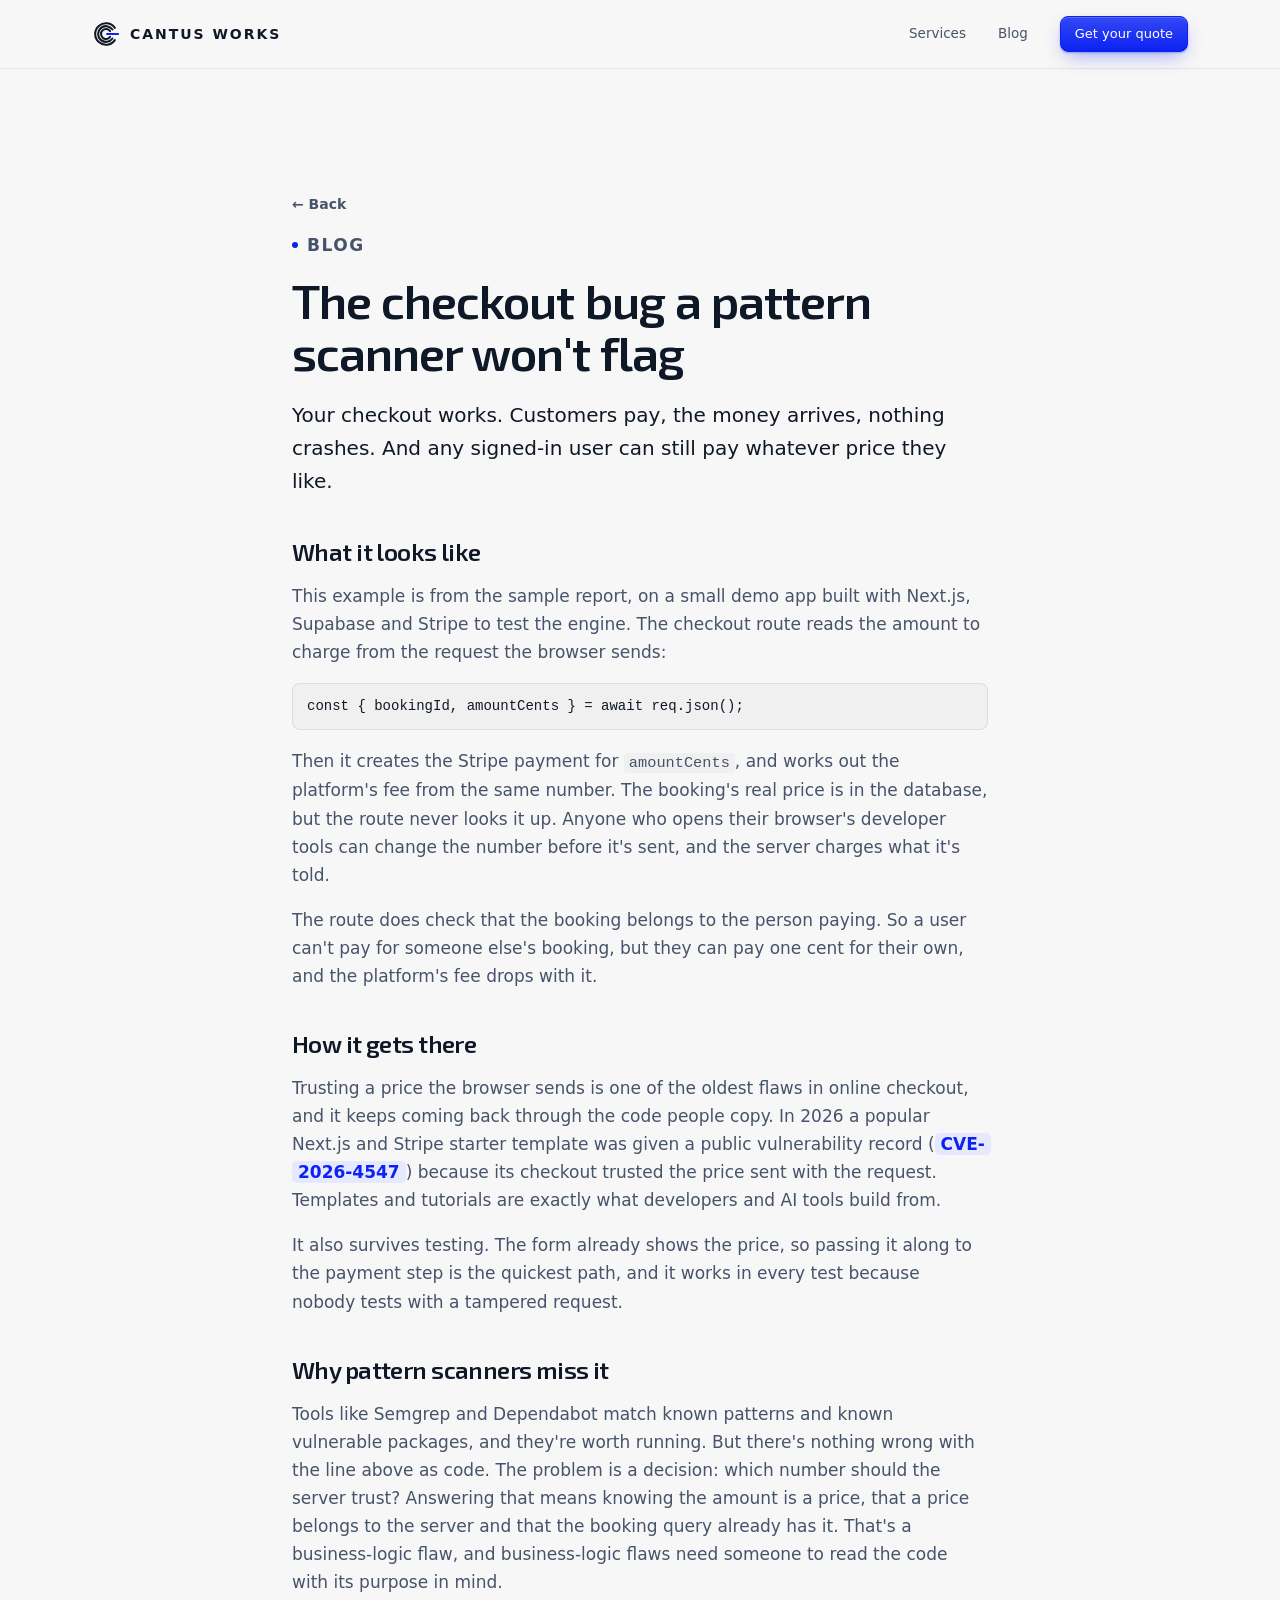
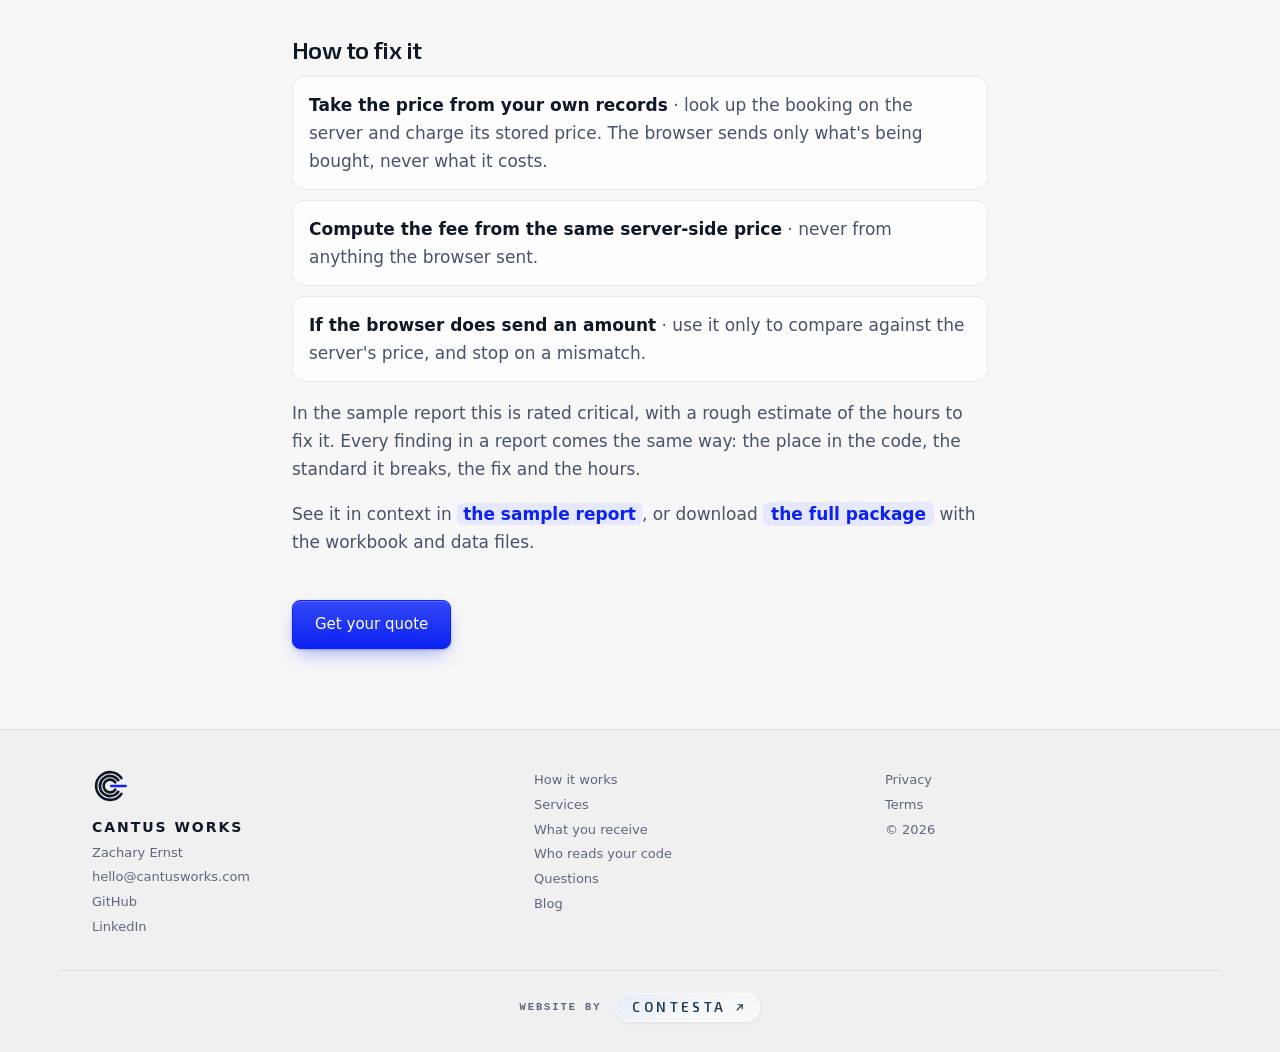
<file: checkout-price-from-the-browser.html>
<!doctype html>
<html lang="en">
<head>
<meta charset="utf-8">
<title>The checkout bug a pattern scanner won't flag | Cantus Works</title>
<meta name="viewport" content="width=device-width, initial-scale=1">
<meta name="color-scheme" content="light">
<meta name="theme-color" content="#F7F7F7">
<link rel="icon" href="favicon.svg" type="image/svg+xml">
<meta name="description" content="A checkout that charges whatever the browser sends: how it happens in AI-built apps, why pattern scanners miss it and how to fix it.">
<meta property="og:title" content="The checkout bug a pattern scanner won't flag">
<meta property="og:type" content="website">
<link rel="canonical" href="https://cantusworks.com/checkout-price-from-the-browser">
<meta property="og:description" content="A checkout that charges whatever the browser sends: how it happens in AI-built apps, why pattern scanners miss it and how to fix it.">
<meta property="og:url" content="https://cantusworks.com/checkout-price-from-the-browser">
<meta property="og:site_name" content="Cantus Works">
<meta property="og:image" content="https://cantusworks.com/og-image.png">
<meta property="og:image:width" content="1200">
<meta property="og:image:height" content="630">
<meta name="twitter:card" content="summary_large_image">
<link rel="stylesheet" href="fonts/fonts.css">
<link rel="stylesheet" href="styles.css?v=20261121p">
<script defer src="https://cloud.umami.is/script.js" data-website-id="0110ca8d-b614-43de-983e-fb62bd26c7d7" data-domains="cantusworks.com"></script>
</head>
<body>

<header class="site" id="hdr">
  <div class="wrap nav-inner">
    <a class="wordmark" href="/"><img src="logo-mark.svg" width="28" height="28" alt="">CANTUS WORKS</a>
    <div class="nav-right">
      <nav class="navlinks" aria-label="Sections">
        <a href="/#services">Services</a>
        <a href="/blog">Blog</a>
      </nav>
      <a class="btn btn-solid btn-sm" href="/quote" data-umami-event="quote-click" data-umami-event-need="general">Get your quote</a>
    </div>
  </div>
</header>

<main>
<article class="post-article">
  <div class="wrap article-wrap">
    <p class="back-row"><a class="back-link" href="/blog" data-back>&larr; Back</a></p>
    <p class="eyebrow"><a href="/blog">Blog</a></p>
    <h1>The checkout bug a pattern scanner won't flag</h1>
    <p class="lede">Your checkout works. Customers pay, the money arrives, nothing crashes. And any signed-in user can still pay whatever price they like.</p>
    <h2>What it looks like</h2>
    <p>This example is from the sample report, on a small demo app built with Next.js, Supabase and Stripe to test the engine. The checkout route reads the amount to charge from the request the browser sends:</p>
    <pre>const { bookingId, amountCents } = await req.json();</pre>
    <p>Then it creates the Stripe payment for <code>amountCents</code>, and works out the platform's fee from the same number. The booking's real price is in the database, but the route never looks it up. Anyone who opens their browser's developer tools can change the number before it's sent, and the server charges what it's told.</p>
    <p>The route does check that the booking belongs to the person paying. So a user can't pay for someone else's booking, but they can pay one cent for their own, and the platform's fee drops with it.</p>
    <h2>How it gets there</h2>
    <p>Trusting a price the browser sends is one of the oldest flaws in online checkout, and it keeps coming back through the code people copy. In 2026 a popular Next.js and Stripe starter template was given a public vulnerability record (<a href="https://nvd.nist.gov/vuln/detail/CVE-2026-4547" target="_blank" rel="noopener">CVE-2026-4547</a>) because its checkout trusted the price sent with the request. Templates and tutorials are exactly what developers and AI tools build from.</p>
    <p>It also survives testing. The form already shows the price, so passing it along to the payment step is the quickest path, and it works in every test because nobody tests with a tampered request.</p>
    <h2>Why pattern scanners miss it</h2>
    <p>Tools like Semgrep and Dependabot match known patterns and known vulnerable packages, and they're worth running. But there's nothing wrong with the line above as code. The problem is a decision: which number should the server trust? Answering that means knowing the amount is a price, that a price belongs to the server and that the booking query already has it. That's a business-logic flaw, and business-logic flaws need someone to read the code with its purpose in mind.</p>
    <h2>How to fix it</h2>
    <ul class="check-list">
      <li><b>Take the price from your own records</b> · look up the booking on the server and charge its stored price. The browser sends only what's being bought, never what it costs.</li>
      <li><b>Compute the fee from the same server-side price</b> · never from anything the browser sent.</li>
      <li><b>If the browser does send an amount</b> · use it only to compare against the server's price, and stop on a mismatch.</li>
    </ul>
    <p>In the sample report this is rated critical, with a rough estimate of the hours to fix it. Every finding in a report comes the same way: the place in the code, the standard it breaks, the fix and the hours.</p>
    <p>See it in context in <a href="sample/cantus-works-sample.pdf" data-umami-event="sample-download-pdf" target="_blank" rel="noopener">the sample report</a>, or download <a class="pkg-link" href="sample/cantus-works-sample.zip" data-umami-event="sample-download-zip">the full package</a> with the workbook and data files.</p>
    <div class="article-cta"><a class="btn btn-solid btn-lg" href="/quote" data-umami-event="quote-click" data-umami-event-need="general">Get your quote</a></div>
  </div>
</article>
</main>

<footer class="site-foot">
  <div class="wrap foot-grid">
    <div>
      <img class="foot-mark" src="logo-mark.svg" width="36" height="36" alt="">
      <p class="foot-name">Cantus Works</p>
      <p><a href="https://www.linkedin.com/in/zernst3/" target="_blank" rel="noopener">Zachary Ernst</a></p>
      <p><a href="mailto:hello@cantusworks.com">hello@cantusworks.com</a></p>
      <p><a href="https://github.com/zernst3" target="_blank" rel="noopener">GitHub</a></p>
      <p><a href="https://www.linkedin.com/company/cantusworks" target="_blank" rel="noopener">LinkedIn</a></p>
    </div>
    <nav aria-label="Footer sections">
      <ul>
        <li><a href="/#how">How it works</a></li>
        <li><a href="/#services">Services</a></li>
        <li><a href="/#receive">What you receive</a></li>
        <li><a href="/#who">Who reads your code</a></li>
        <li><a href="/#questions">Questions</a></li>
        <li><a href="/blog">Blog</a></li>
      </ul>
    </nav>
    <div>
      <ul>
        <li><a href="/privacy">Privacy</a></li>
        <li><a href="/terms">Terms</a></li>
        <li>&copy; 2026</li>
      </ul>
    </div>
  </div>
  <div class="wrap foot-credit">
    <span class="foot-credit-label">Website by</span>
    <a class="foot-credit-link" href="https://agenciacontesta.com/" target="_blank" rel="noopener">
      <span>Contesta</span>
      <svg viewBox="0 0 12 12" width="11" height="11" aria-hidden="true"><path d="M3 9 9 3M4 3h5v5" fill="none" stroke="currentColor" stroke-width="1.3"/></svg>
    </a>
  </div>
</footer>

<script src="site.js?v=20261121b"></script>
</body>
</html>
</file>
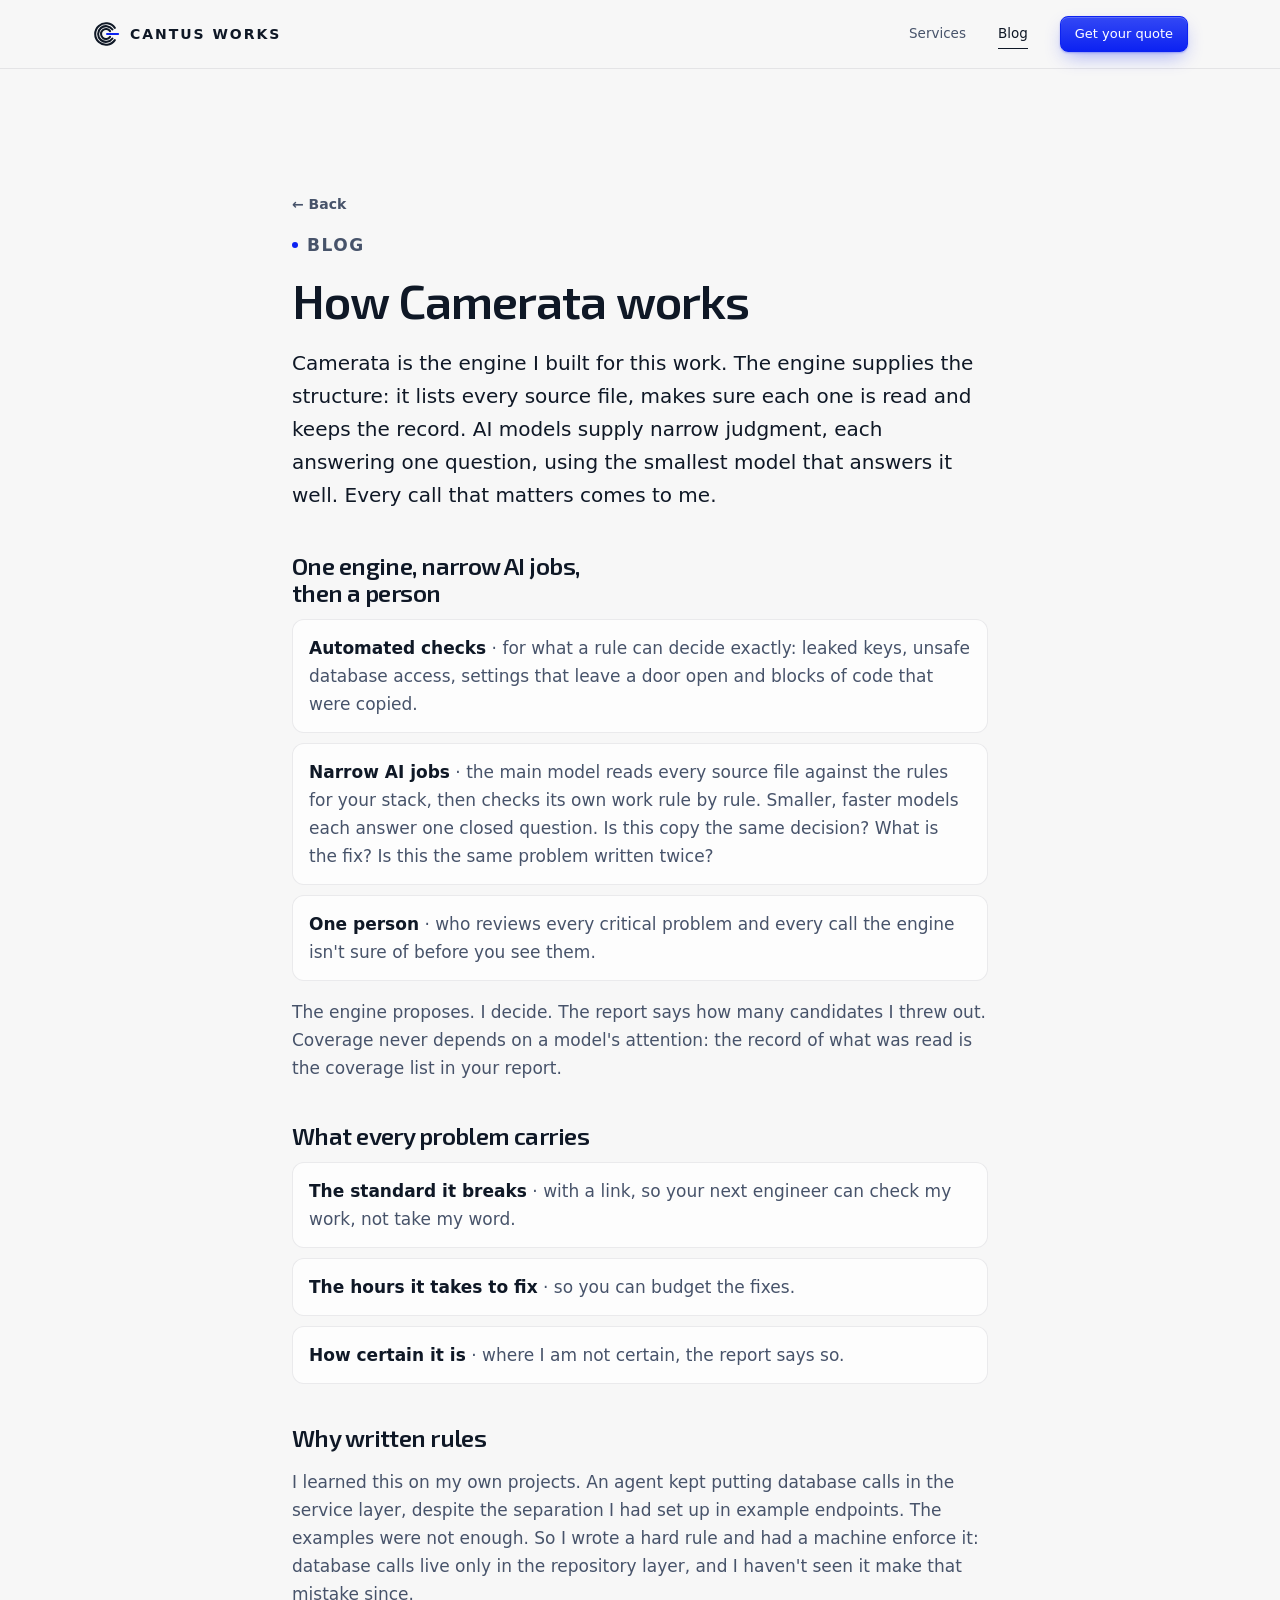
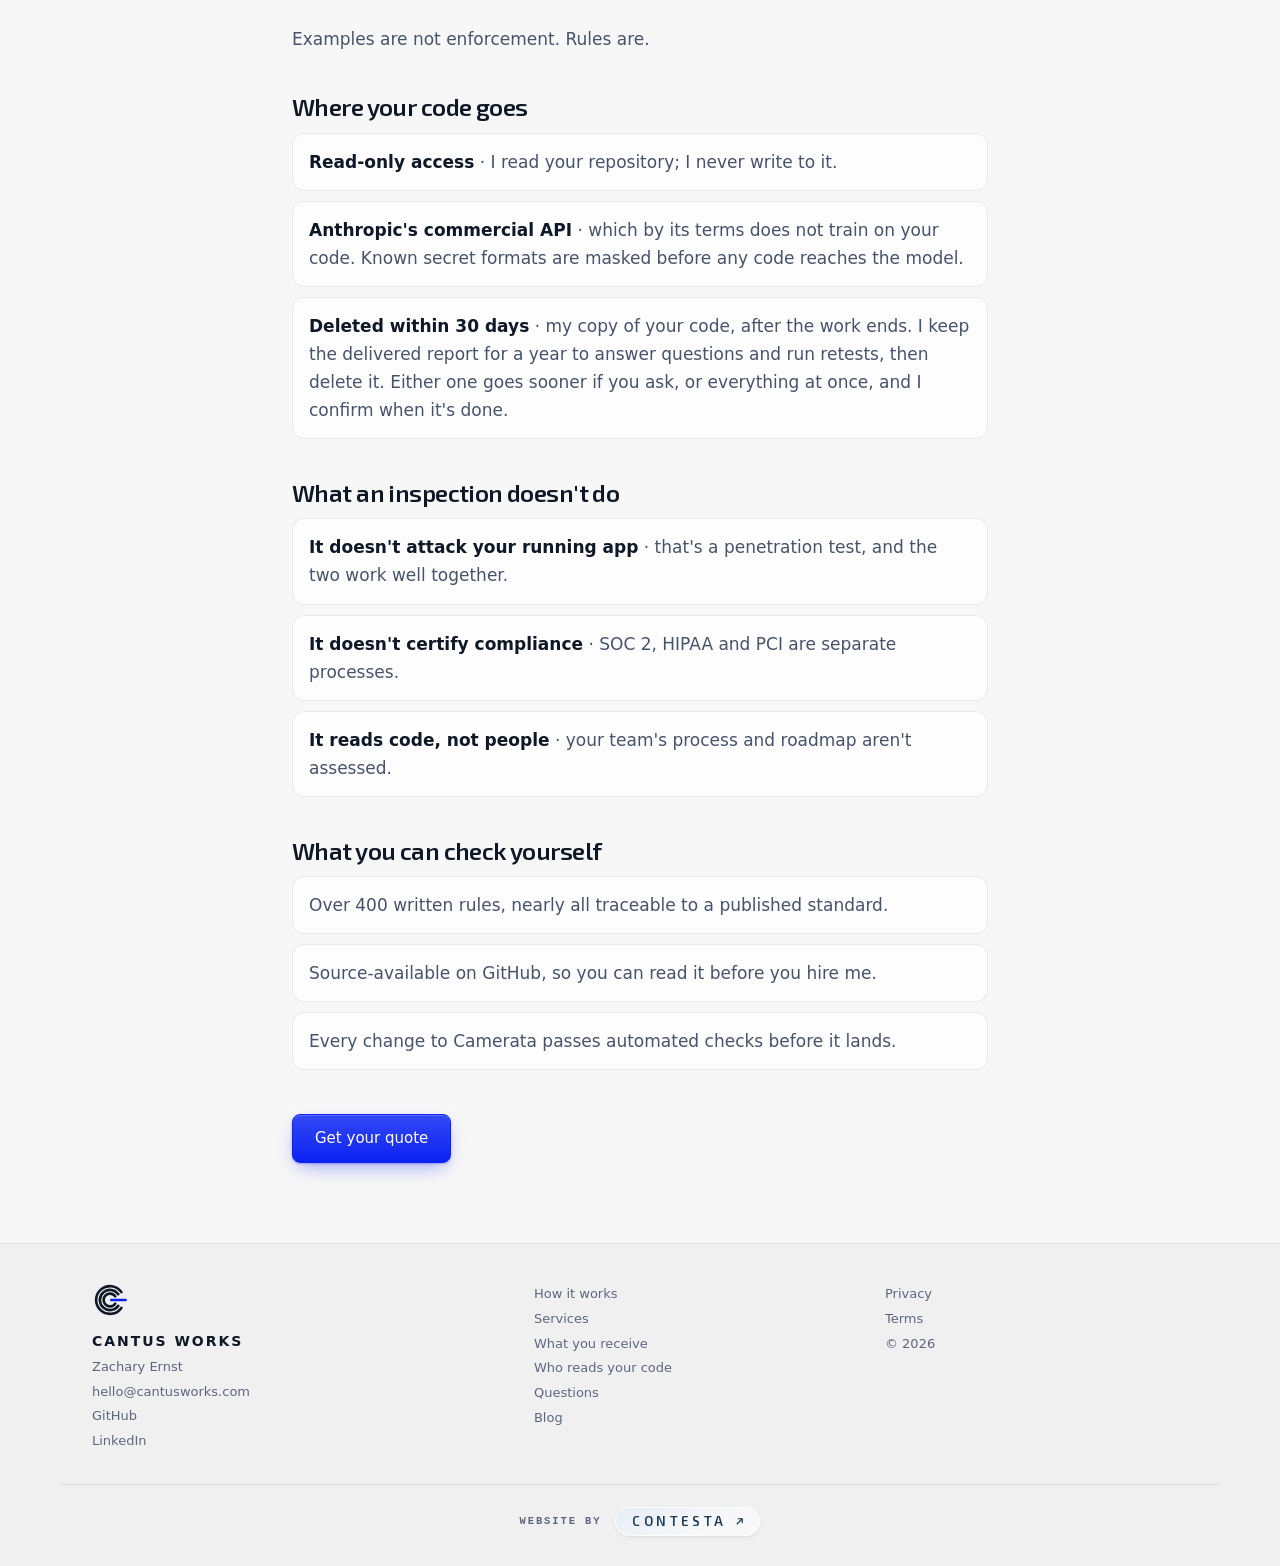
<file: how-camerata-works.html>
<!doctype html>
<html lang="en">
<head>
<meta charset="utf-8">
<title>How Camerata works | Cantus Works</title>
<meta name="viewport" content="width=device-width, initial-scale=1">
<meta name="color-scheme" content="light">
<meta name="theme-color" content="#F7F7F7">
<link rel="icon" href="favicon.svg" type="image/svg+xml">
<meta name="description" content="The engine behind every Cantus Works inspection, and why one person still signs every report.">
<meta property="og:title" content="How Camerata works">
<meta property="og:type" content="website">
<link rel="canonical" href="https://cantusworks.com/how-camerata-works">
<meta property="og:description" content="The engine behind every Cantus Works inspection, and why one person still signs every report.">
<meta property="og:url" content="https://cantusworks.com/how-camerata-works">
<meta property="og:site_name" content="Cantus Works">
<meta property="og:image" content="https://cantusworks.com/og-image.png">
<meta property="og:image:width" content="1200">
<meta property="og:image:height" content="630">
<meta name="twitter:card" content="summary_large_image">
<link rel="stylesheet" href="fonts/fonts.css">
<link rel="stylesheet" href="styles.css?v=20261121p">
<script defer src="https://cloud.umami.is/script.js" data-website-id="0110ca8d-b614-43de-983e-fb62bd26c7d7" data-domains="cantusworks.com"></script>
</head>
<body>

<header class="site" id="hdr">
  <div class="wrap nav-inner">
    <a class="wordmark" href="/"><img src="logo-mark.svg" width="28" height="28" alt="">CANTUS WORKS</a>
    <div class="nav-right">
      <nav class="navlinks" aria-label="Sections">
        <a href="/#services">Services</a>
        <a href="/blog" aria-current="page">Blog</a>
      </nav>
      <a class="btn btn-solid btn-sm" href="/quote" data-umami-event="quote-click" data-umami-event-need="general">Get your quote</a>
    </div>
  </div>
</header>

<main>
<article class="post-article">
  <div class="wrap article-wrap">
<p class="back-row"><a class="back-link" href="/blog" data-back>&larr; Back</a></p>
    <p class="eyebrow"><a href="/blog">Blog</a></p>
    <h1>How Camerata works</h1>
    <p class="lede">Camerata is the engine I built for this work. The engine supplies the structure: it lists every source file, makes sure each one is read and keeps the record. AI models supply narrow judgment, each answering one question, using the smallest model that answers it well. Every call that matters comes to me.</p>
    <h2>One engine, narrow AI jobs, then a person</h2>
    <ul class="check-list">
      <li><b>Automated checks</b> · for what a rule can decide exactly: leaked keys, unsafe database access, settings that leave a door open and blocks of code that were copied.</li>
      <li><b>Narrow AI jobs</b> · the main model reads every source file against the rules for your stack, then checks its own work rule by rule. Smaller, faster models each answer one closed question. Is this copy the same decision? What is the fix? Is this the same problem written twice?</li>
      <li><b>One person</b> · who reviews every critical problem and every call the engine isn't sure of before you see them.</li>
    </ul>
    <p>The engine proposes. I decide. The report says how many candidates I threw out. Coverage never depends on a model's attention: the record of what was read is the coverage list in your report.</p>
    <h2>What every problem carries</h2>
    <ul class="check-list">
      <li><b>The standard it breaks</b> · with a link, so your next engineer can check my work, not take my word.</li>
      <li><b>The hours it takes to fix</b> · so you can budget the fixes.</li>
      <li><b>How certain it is</b> · where I am not certain, the report says so.</li>
    </ul>
    <h2>Why written rules</h2>
    <p>I learned this on my own projects. An agent kept putting database calls in the service layer, despite the separation I had set up in example endpoints. The examples were not enough. So I wrote a hard rule and had a machine enforce it: database calls live only in the repository layer, and I haven't seen it make that mistake since.</p>
    <p>Examples are not enforcement. Rules are.</p>
    <h2>Where your code goes</h2>
    <ul class="check-list">
      <li><b>Read-only access</b> · I read your repository; I never write to it.</li>
      <li><b>Anthropic's commercial API</b> · which by its terms does not train on your code. Known secret formats are masked before any code reaches the model.</li>
      <li><b>Deleted within 30 days</b> · my copy of your code, after the work ends. I keep the delivered report for a year to answer questions and run retests, then delete it. Either one goes sooner if you ask, or everything at once, and I confirm when it's done.</li>
    </ul>
    <h2>What an inspection doesn't do</h2>
    <ul class="check-list">
      <li><b>It doesn't attack your running app</b> · that's a penetration test, and the two work well together.</li>
      <li><b>It doesn't certify compliance</b> · SOC 2, HIPAA and PCI are separate processes.</li>
      <li><b>It reads code, not people</b> · your team's process and roadmap aren't assessed.</li>
    </ul>
    <h2>What you can check yourself</h2>
    <ul class="check-list">
      <li>Over 400 written rules, nearly all traceable to a published standard.</li>
      <li>Source-available on GitHub, so you can read it before you hire me.</li>
      <li>Every change to Camerata passes automated checks before it lands.</li>
    </ul>
    <div class="article-cta"><a class="btn btn-solid btn-lg" href="/quote" data-umami-event="quote-click" data-umami-event-need="general">Get your quote</a></div>
  </div>
</article>
</main>

<footer class="site-foot">
  <div class="wrap foot-grid">
    <div>
      <img class="foot-mark" src="logo-mark.svg" width="36" height="36" alt="">
      <p class="foot-name">Cantus Works</p>
      <p><a href="https://www.linkedin.com/in/zernst3/" target="_blank" rel="noopener">Zachary Ernst</a></p>
      <p><a href="mailto:hello@cantusworks.com">hello@cantusworks.com</a></p>
      <p><a href="https://github.com/zernst3" target="_blank" rel="noopener">GitHub</a></p>
      <p><a href="https://www.linkedin.com/company/cantusworks" target="_blank" rel="noopener">LinkedIn</a></p>
    </div>
    <nav aria-label="Footer sections">
      <ul>
        <li><a href="/#how">How it works</a></li>
        <li><a href="/#services">Services</a></li>
        <li><a href="/#receive">What you receive</a></li>
        <li><a href="/#who">Who reads your code</a></li>
        <li><a href="/#questions">Questions</a></li>
        <li><a href="/blog">Blog</a></li>
      </ul>
    </nav>
    <div>
      <ul>
        <li><a href="/privacy">Privacy</a></li>
        <li><a href="/terms">Terms</a></li>
        <li>&copy; 2026</li>
      </ul>
    </div>
  </div>
  <div class="wrap foot-credit">
    <span class="foot-credit-label">Website by</span>
    <a class="foot-credit-link" href="https://agenciacontesta.com/" target="_blank" rel="noopener">
      <span>Contesta</span>
      <svg viewBox="0 0 12 12" width="11" height="11" aria-hidden="true"><path d="M3 9 9 3M4 3h5v5" fill="none" stroke="currentColor" stroke-width="1.3"/></svg>
    </a>
  </div>
</footer>

<script src="site.js?v=20261121b"></script>
</body>
</html>
</file>
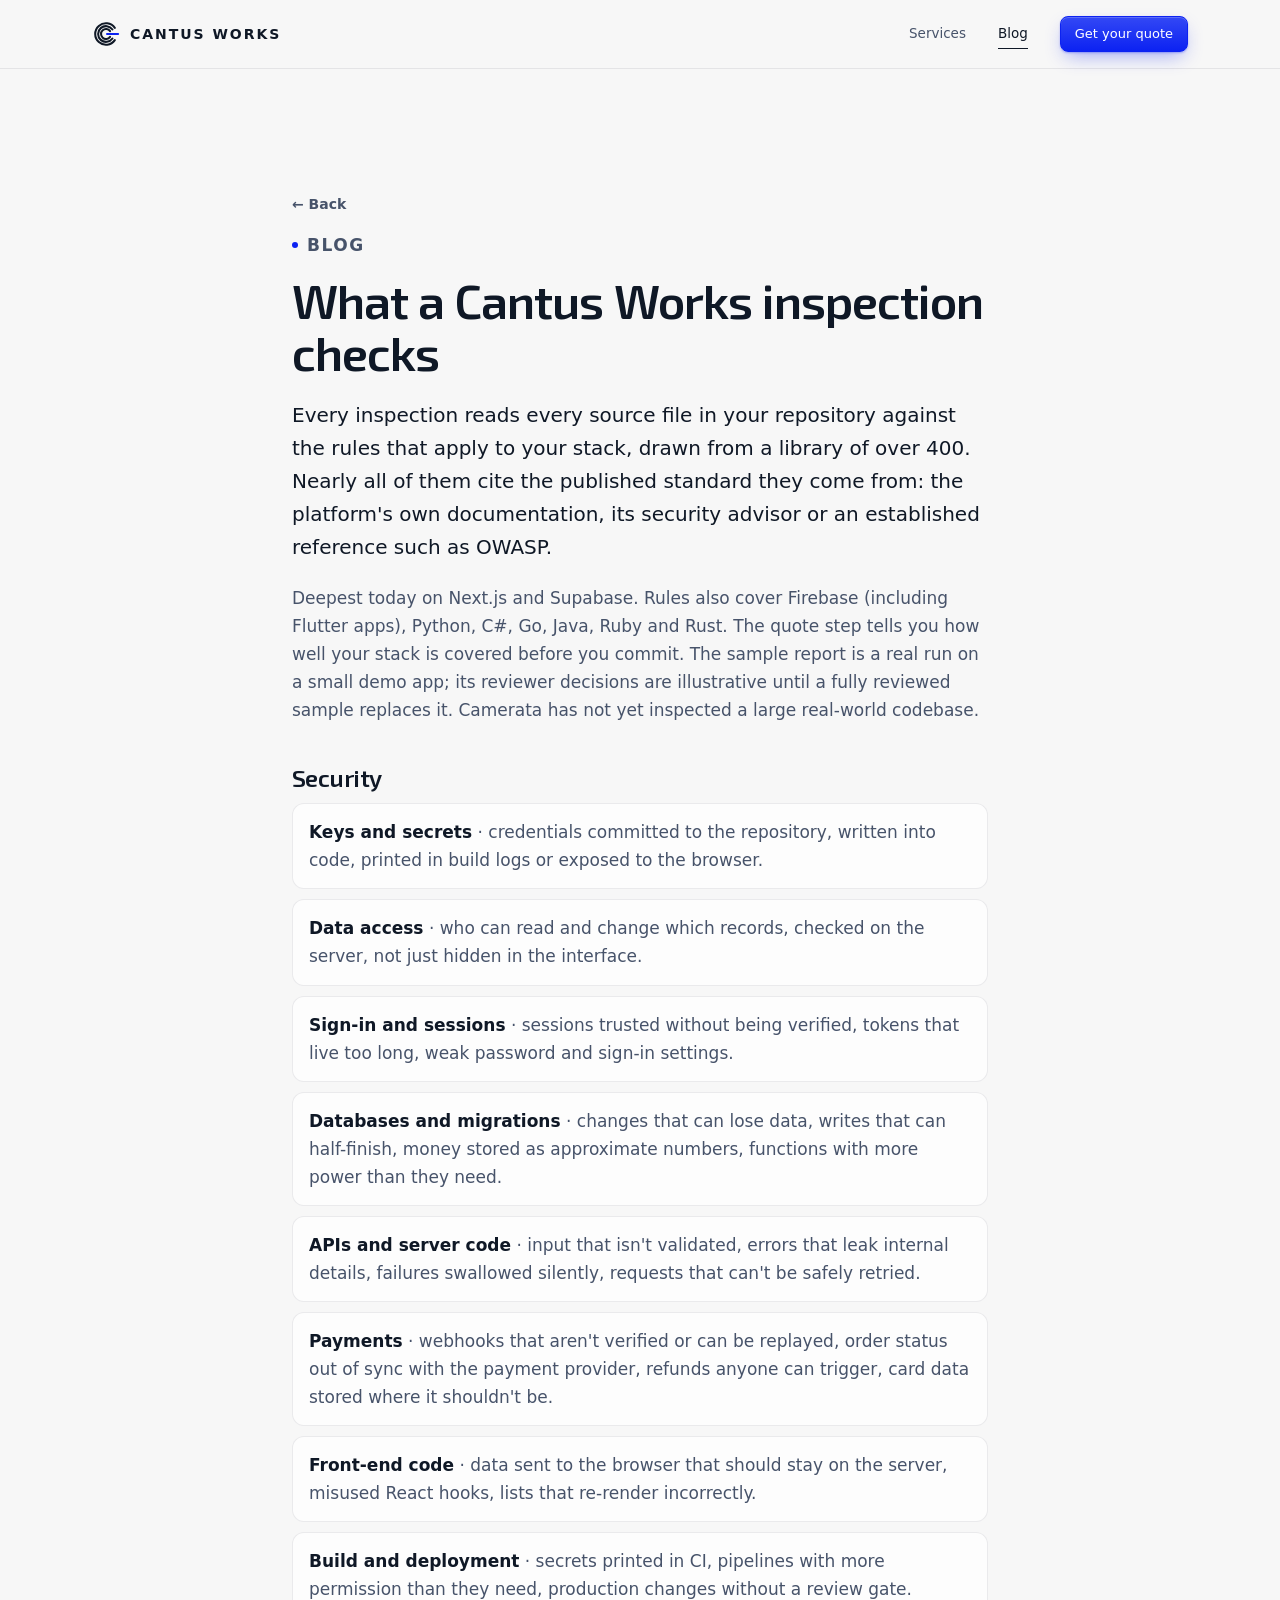
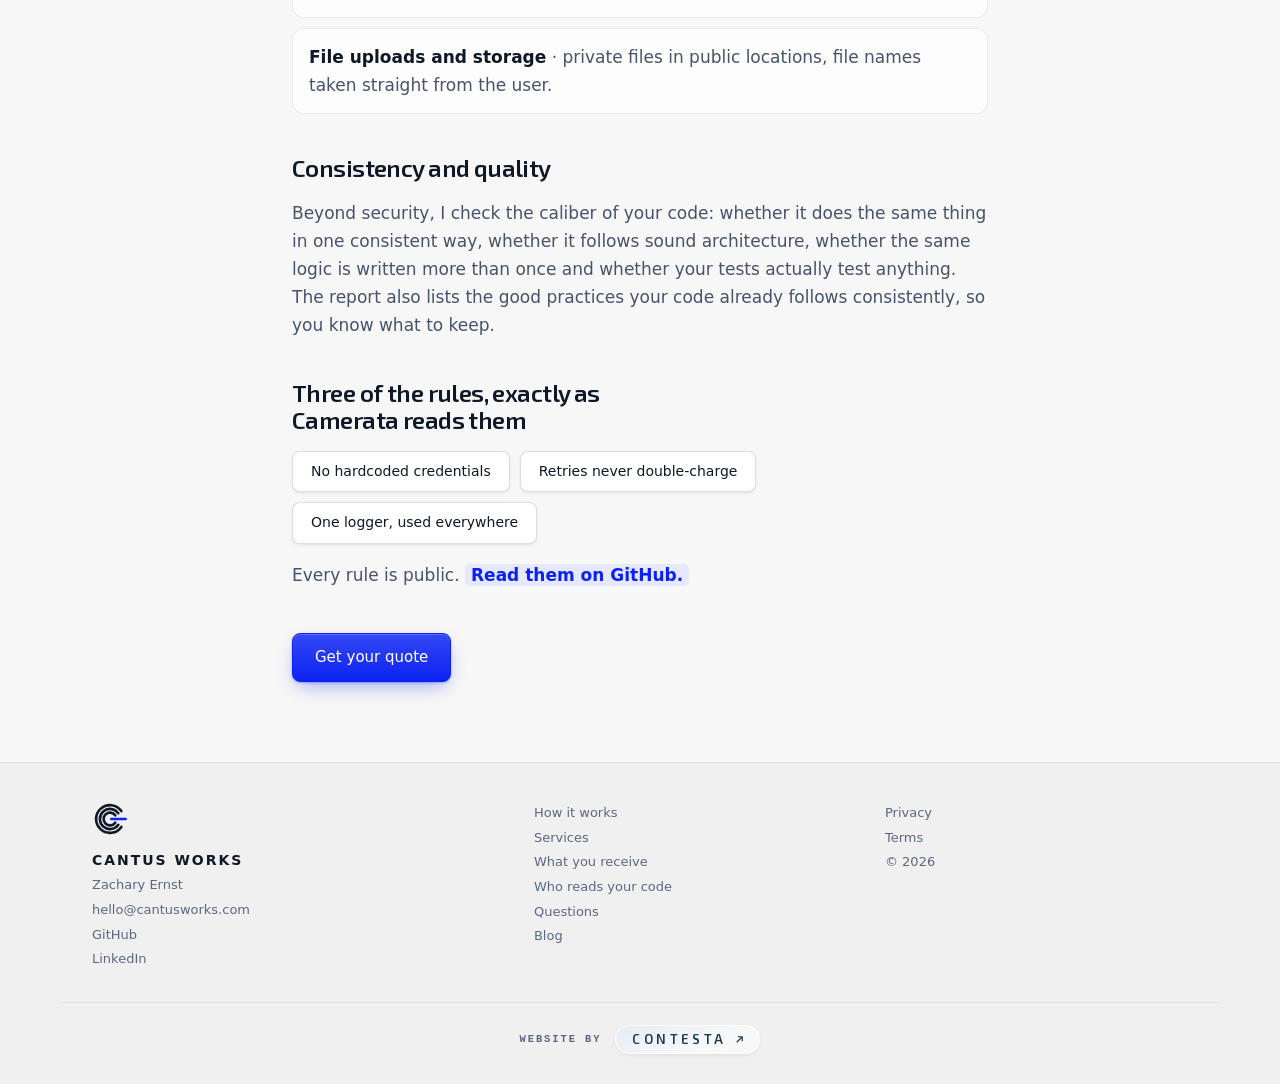
<file: inspection-checks.html>
<!doctype html>
<html lang="en">
<head>
<meta charset="utf-8">
<title>What an inspection checks | Cantus Works</title>
<meta name="viewport" content="width=device-width, initial-scale=1">
<meta name="color-scheme" content="light">
<meta name="theme-color" content="#F7F7F7">
<link rel="icon" href="favicon.svg" type="image/svg+xml">
<meta name="description" content="The areas every Cantus Works inspection covers, and three of the rules exactly as the engine reads them.">
<meta property="og:title" content="What an inspection checks">
<meta property="og:type" content="website">
<link rel="canonical" href="https://cantusworks.com/inspection-checks">
<meta property="og:description" content="The areas every Cantus Works inspection covers, and three of the rules exactly as the engine reads them.">
<meta property="og:url" content="https://cantusworks.com/inspection-checks">
<meta property="og:site_name" content="Cantus Works">
<meta property="og:image" content="https://cantusworks.com/og-image.png">
<meta property="og:image:width" content="1200">
<meta property="og:image:height" content="630">
<meta name="twitter:card" content="summary_large_image">
<link rel="stylesheet" href="fonts/fonts.css">
<link rel="stylesheet" href="styles.css?v=20261121p">
<script defer src="https://cloud.umami.is/script.js" data-website-id="0110ca8d-b614-43de-983e-fb62bd26c7d7" data-domains="cantusworks.com"></script>
</head>
<body>

<header class="site" id="hdr">
  <div class="wrap nav-inner">
    <a class="wordmark" href="/"><img src="logo-mark.svg" width="28" height="28" alt="">CANTUS WORKS</a>
    <div class="nav-right">
      <nav class="navlinks" aria-label="Sections">
        <a href="/#services">Services</a>
        <a href="/blog" aria-current="page">Blog</a>
      </nav>
      <a class="btn btn-solid btn-sm" href="/quote" data-umami-event="quote-click" data-umami-event-need="general">Get your quote</a>
    </div>
  </div>
</header>

<main>
<article class="post-article">
  <div class="wrap article-wrap">
<p class="back-row"><a class="back-link" href="/blog" data-back>&larr; Back</a></p>
    <p class="eyebrow"><a href="/blog">Blog</a></p>
    <h1>What a Cantus Works inspection checks</h1>
    <p class="lede">Every inspection reads every source file in your repository against the rules that apply to your stack, drawn from a library of over 400. Nearly all of them cite the published standard they come from: the platform's own documentation, its security advisor or an established reference such as OWASP.</p>
    <p>Deepest today on Next.js and Supabase. Rules also cover Firebase (including Flutter apps), Python, C#, Go, Java, Ruby and Rust. The quote step tells you how well your stack is covered before you commit. The sample report is a real run on a small demo app; its reviewer decisions are illustrative until a fully reviewed sample replaces it. Camerata has not yet inspected a large real-world codebase.</p>
    <h2>Security</h2>
    <ul class="check-list">
      <li><b>Keys and secrets</b> · credentials committed to the repository, written into code, printed in build logs or exposed to the browser.</li>
      <li><b>Data access</b> · who can read and change which records, checked on the server, not just hidden in the interface.</li>
      <li><b>Sign-in and sessions</b> · sessions trusted without being verified, tokens that live too long, weak password and sign-in settings.</li>
      <li><b>Databases and migrations</b> · changes that can lose data, writes that can half-finish, money stored as approximate numbers, functions with more power than they need.</li>
      <li><b>APIs and server code</b> · input that isn't validated, errors that leak internal details, failures swallowed silently, requests that can't be safely retried.</li>
      <li><b>Payments</b> · webhooks that aren't verified or can be replayed, order status out of sync with the payment provider, refunds anyone can trigger, card data stored where it shouldn't be.</li>
      <li><b>Front-end code</b> · data sent to the browser that should stay on the server, misused React hooks, lists that re-render incorrectly.</li>
      <li><b>Build and deployment</b> · secrets printed in CI, pipelines with more permission than they need, production changes without a review gate.</li>
      <li><b>File uploads and storage</b> · private files in public locations, file names taken straight from the user.</li>
    </ul>
    <h2>Consistency and quality</h2>
    <p>Beyond security, I check the caliber of your code: whether it does the same thing in one consistent way, whether it follows sound architecture, whether the same logic is written more than once and whether your tests actually test anything. The report also lists the good practices your code already follows consistently, so you know what to keep.</p>
    <h2 id="rules">Three of the rules, exactly as Camerata reads them</h2>
    <p class="rule-links"><a class="btn btn-ghost" href="#rule-1">No hardcoded credentials</a><a class="btn btn-ghost" href="#rule-2">Retries never double-charge</a><a class="btn btn-ghost" href="#rule-3">One logger, used everywhere</a></p>
    <p>Every rule is public. <a href="https://github.com/zernst3/camerata-orchestrator/tree/e7bb513ca0f9e662773d65ebec82db721e98c1ed/crates/rules" target="_blank" rel="noopener">Read them on GitHub.</a></p>
    <div class="article-cta"><a class="btn btn-solid btn-lg" href="/quote" data-umami-event="quote-click" data-umami-event-need="general">Get your quote</a></div>
  </div>
</article>
<div class="ov" id="rule-1" role="dialog" aria-label="No hardcoded credentials"><div class="ov-box"><a class="ov-close btn btn-sm" href="#rules">Close</a><p class="eyebrow">A mechanical check</p><h3>No hardcoded credentials</h3><p class="k">The question</p><p>Where do credentials (API keys, tokens, passwords) live?</p><p class="k">Sources</p><ul><li>CWE-798: Use of Hard-coded Credentials</li><li>OWASP Secrets Management Cheat Sheet</li></ul><p class="k">What it requires</p><p>Credential values never appear in committed source or config; they come from environment variables or a secrets manager.</p><p class="k">Rejected alternative, and why</p><p><b>Allow hardcoded credentials in internal-only tools.</b> Rejected: who can read a repository changes over time, and a credential hardcoded "for now" outlives the assumption.</p><p class="k">The fix it recommends</p><p>Remove the value, load it from the environment or a secrets manager and rotate it, since a committed secret must be treated as disclosed.</p><details><summary>The rule file, exactly as Camerata reads it</summary><pre>id = &quot;SEC-NO-HARDCODED-SECRETS-1&quot;
version = 4
title = &quot;Credential literals (API keys, tokens, passwords) are never hardcoded in source; they live in environment variables or a secrets manager&quot;
domain = &quot;universal&quot;
layer = &quot;universal&quot;
enforcement = &quot;mechanical&quot;
kind = &quot;defect&quot;
inspectable = true
cwe = [&quot;CWE-798&quot;]
default = true
verification = &quot;grounded&quot;

[[sources]]
url = &quot;https://cwe.mitre.org/data/definitions/798.html&quot;
title = &quot;CWE-798: Use of Hard-coded Credentials&quot;

[[sources]]
url = &quot;https://cheatsheetseries.owasp.org/cheatsheets/Secrets_Management_Cheat_Sheet.html&quot;
title = &quot;OWASP Secrets Management Cheat Sheet&quot;

[decision]
question = &quot;Where do provider-agnostic credential literals (a key/secret/token/password assigned to a named variable) live?&quot;
default = &quot;env-or-secrets-manager&quot;
why = &quot;&quot;&quot;
`SEC-NO-VENDOR-TOKEN-1` catches known vendor-specific token SHAPES (AWS AKIA, GitHub gh*_, Stripe
sk_live_, …). This rule catches the provider-agnostic case those fixed-prefix patterns miss: a
long opaque literal assigned to an identifier whose name itself carries key/secret/token/
password/credential vocabulary (e.g. a Finnhub or other third-party API key with no distinctive
prefix of its own). The gate matches on the NAME-then-VALUE pattern rather than a vendor prefix,
so it generalizes to any provider without a dedicated shape rule. Once matched, the same remedy
applies regardless of vendor: the literal does not belong in source, and having been committed,
it must be treated as already disclosed.
&quot;&quot;&quot;

[[option]]
id = &quot;env-or-secrets-manager&quot;
label = &quot;Credential literals live in env vars or a secrets manager, never source&quot;
directive = &quot;A quoted literal of 24+ contiguous alphanumeric characters assigned near an identifier containing key/secret/token/password/credential vocabulary is never written into a source or config file committed to the repository. Tests that need a credential value use an environment variable, a secrets manager fetched at test startup or a clearly-fake placeholder that cannot be mistaken for the shape of a real key. The gate enforces this with a heuristic match (identifier vocabulary + a nearby long opaque literal); it is not an entropy/AST analysis, so it complements rather than replaces a dedicated secret-detection tool. Not a credential: a reference to one (an environment variable name, a secret manager or secret object name, a Terraform expression), a value encrypted for committing (a sealed secret), a module path, a label or cache key and the id of a domain object that happens to be called token or key. A value in a test file is reported as low and needs review.&quot;
remediation = &quot;&quot;&quot;
Remove the hardcoded credential literal from the source or config file, and load it from an environment variable or secrets manager instead. Rotate the exposed value, since it was committed to version control and must be treated as disclosed. Verify by searching the codebase for the literal value and confirming it no longer appears, while the integration still authenticates using the externally-loaded value.
&quot;&quot;&quot;
effort = &quot;low&quot;
finding_headline = &quot;Your `&lt;path&gt;` file has a credential value hardcoded directly in the source.&quot;
finding_detail = &quot;&quot;&quot;
A secret written directly into source code ships to everyone who can read this repository (including its full git history) rather than staying somewhere access can be revoked without a code change. The value in `&lt;path&gt;` is &lt;gitignore-status&gt; and is &lt;history-status&gt;. Move it to an environment variable or secrets manager, and rotate the exposed credential.
&quot;&quot;&quot;
why = &quot;A hardcoded credential is disclosed the moment the commit is pushed, whether or not the repository is public today: a repository&#x27;s visibility can change, forks persist independently and CI logs/artifacts routinely echo file contents. Name-vocabulary + opaque-literal matching catches providers with no fixed token shape of their own, closing the gap `SEC-NO-VENDOR-TOKEN-1`&#x27;s prefix-anchored patterns leave open.&quot;

[[option]]
id = &quot;allow-hardcoded-for-internal-tools&quot;
violates = true
label = &quot;Allow hardcoded credentials in internal-only tooling&quot;
directive = &quot;credential literals may be hardcoded in scripts or tools that are never deployed externally, on the assumption that only trusted engineers can read the repository&quot;
why = &quot;Rejected: repository access scope changes over time (new hires, contractors, an accidental visibility flip, a fork), and a credential hardcoded &#x27;for now&#x27; outlives the assumption that justified it. The environment-variable/secrets-manager pattern costs one extra line at call time and removes the assumption entirely.&quot;</pre></details><p class="small"><a href="https://github.com/zernst3/camerata-orchestrator/blob/e7bb513ca0f9e662773d65ebec82db721e98c1ed/crates/rules/principles/universal/sec-no-hardcoded-secrets-1.toml" target="_blank" rel="noopener">View on GitHub</a></p></div></div>
<div class="ov" id="rule-2" role="dialog" aria-label="Retries never double-charge"><div class="ov-box"><a class="ov-close btn btn-sm" href="#rules">Close</a><p class="eyebrow">A rule with rejected alternatives</p><h3>Retries never double-charge</h3><p class="k">The question</p><p>When a client retries a write that charges a card, sends an email or starts a job, how does the API keep it from happening twice?</p><p class="k">Sources</p><ul><li>IETF draft: the Idempotency-Key HTTP header</li><li>Stripe: Idempotent Requests</li></ul><p class="k">What it requires</p><p>Every write with an external side effect accepts an idempotency key; a retry with the same key returns the stored result instead of running the operation again.</p><p class="k">Rejected alternative, and why</p><p><b>No idempotency contract, or no server-side deduplication at all.</b> Rejected: networks time out, the client can't tell whether the first request landed and without a key every retry risks a double charge or a duplicate email.</p><p class="k">The fix it recommends</p><p>Require the key on the endpoint, store the response by key and verify by sending the same request twice.</p><details><summary>The rule file, exactly as Camerata reads it</summary><pre>id = &quot;ARCH-IDEMPOTENCY-KEYS-1&quot;
version = 3
title = &quot;Non-GET writes that trigger external side effects require an idempotency key&quot;
domain = &quot;api-layer&quot;
layer = &quot;universal&quot;
enforcement = &quot;structured&quot;
kind = &quot;default_with_exceptions&quot;
inspectable = true
default = true
verification = &quot;grounded&quot;

[[sources]]
url = &quot;https://datatracker.ietf.org/doc/draft-ietf-httpapi-idempotency-key-header/&quot;
title = &quot;IETF: The Idempotency-Key HTTP Header Field (draft-ietf-httpapi-idempotency-key-header)&quot;

[[sources]]
url = &quot;https://docs.stripe.com/api/idempotent_requests&quot;
title = &quot;Stripe: Idempotent Requests&quot;

[decision]
question = &quot;When a client retries a write that charges a card, sends an email or enqueues a job, how does the API keep the side effect from happening twice?&quot;
default = &quot;non-get-writes-that-trigger-external-side-effects-require-an-idempotency-key&quot;
why = &quot;Network retries are inevitable. Without idempotency keys, a client cannot safely retry after a timeout because the original may have succeeded silently. With keys, the client retries freely until it gets a definitive response, and the server never double-executes. Allowing retries without keys means the client risks double-charging or sending duplicates on every timeout, because the network cannot tell the client whether the original request reached the server. Deduplicating via natural keys works only when natural keys exist, are stable and uniquely identify the intended effect, and many real operations have no such key (a payment intent, an outbound email, an external job enqueue). Making the client responsible for not retrying pushes correctness onto every consumer; one careless caller produces duplicates and the server has no way to defend against it.&quot;

[[option]]
id = &quot;non-get-writes-that-trigger-external-side-effects-require-an-idempotency-key&quot;
label = &quot;Non-GET writes that trigger external side effects require an idempotency key&quot;
directive = &quot;POST, PUT, PATCH and DELETE endpoints that produce external side effects (charge a card, send an email, enqueue a downstream job, write to a message queue) require an Idempotency-Key header on each request. The server stores the response keyed by that key; a retry with the same key returns the stored response instead of running the operation again. Reads and writes that are naturally idempotent at the storage layer may omit this. The key-retention window is bounded (commonly 24 hours) and documented per endpoint. A violation of THIS rule is a side-effecting write ENDPOINT that has no idempotency-key mechanism in use at all, not the mere presence of an idempotency-key helper/utility function in the codebase and not a helper that is defined but not (yet) called from any endpoint. An unused helper is a dead-code/hygiene concern for a DIFFERENT rule, never evidence of an idempotency defect under this one; do not report it here.&quot;
remediation = &quot;&quot;&quot;
Require an Idempotency-Key header on the endpoint and store the response keyed by that value so a retried request with the same key returns the stored response instead of re-running the side effect. Apply this to every POST/PUT/PATCH/DELETE endpoint that charges a card, sends an email, enqueues a job or otherwise triggers an external effect. Verify by sending the same request twice with the same Idempotency-Key and confirming the side effect (charge, email, job) only happens once.
&quot;&quot;&quot;
why = &quot;Network retries are inevitable.&quot;

[[option]]
id = &quot;the-api-accepts-retries-without-any-idempotency&quot;
violates = true
label = &quot;No idempotency contract&quot;
directive = &quot;the API accepts retries without any idempotency-key contract; the client is expected to detect prior success out of band before retrying&quot;
why = &quot;No idempotency contract means the client risks double-charging or sending duplicates on every timeout, because the network cannot tell the client whether the original request reached the server.&quot;

[[option]]
id = &quot;the-api-deduplicates-requests-by-inspecting-natu&quot;
label = &quot;Deduplicate by natural keys&quot;
directive = &quot;the API deduplicates requests by inspecting natural keys in the payload (such as an email address or invoice number) rather than by requiring an explicit Idempotency-Key header&quot;
why = &quot;Natural-key deduplication works only when natural keys exist, are stable and uniquely identify the intended effect; many real operations have no such key (a payment intent, an outbound email, an external job enqueue).&quot;

[[option]]
id = &quot;the-api-does-no-server-side-deduplication-at-all&quot;
violates = true
label = &quot;No deduplication&quot;
directive = &quot;the API does no server-side deduplication at all; each consumer is responsible for not retrying after a timeout, and the server treats every request as new&quot;
why = &quot;Pushing correctness onto every consumer means one careless caller produces duplicates and the server has no way to defend against it.&quot;</pre></details><p class="small"><a href="https://github.com/zernst3/camerata-orchestrator/blob/e7bb513ca0f9e662773d65ebec82db721e98c1ed/crates/rules/principles/api-layer/arch-idempotency-keys-1.toml" target="_blank" rel="noopener">View on GitHub</a></p></div></div>
<div class="ov" id="rule-3" role="dialog" aria-label="One logger, used everywhere"><div class="ov-box"><a class="ov-close btn btn-sm" href="#rules">Close</a><p class="eyebrow">A consistency rule</p><h3>One logger, used everywhere</h3><p class="k">The question</p><p>Once a structured logger is in use, does every log call go through it?</p><p class="k">Sources</p><ul><li>OWASP Logging Cheat Sheet</li><li>OWASP Logging Vocabulary Cheat Sheet</li></ul><p class="k">What it requires</p><p>In a repository that has already adopted a structured logger, every operational log line goes through it. It only fires on inconsistency; it never says a repository must adopt one.</p><p class="k">Rejected alternative, and why</p><p><b>Allow mixed logging styles.</b> Rejected: a log search built around the structured format silently misses every line that bypasses it.</p><p class="k">The fix it recommends</p><p>Swap each bare print or console call for the same message through the existing logger, at the same level.</p><details><summary>The rule file, exactly as Camerata reads it</summary><pre>id = &quot;ARCH-OBSERVABILITY-LOG-CONSISTENCY-1&quot;
version = 3
title = &quot;Once a repo has adopted a structured logger, every log call site goes through it; bare print/console-style calls do not sit alongside it&quot;
domain = &quot;universal&quot;
layer = &quot;universal&quot;
enforcement = &quot;architectural&quot;
kind = &quot;defect&quot;
inspectable = true
# Severity ceiling: findings from this rule are capped at Low, whatever severity the model proposes.
max_severity = &quot;low&quot;
default = true
verification = &quot;grounded&quot;
qualifies = &quot;This is an INCONSISTENCY check, not a &#x27;you must adopt structured logging&#x27; stance; it only fires once a repo has ALREADY adopted a structured logger (slog/zap/winston/pino/slf4j/serilog/tracing, or an equivalent project-specific wrapper) and some OTHER call site in the same repo still uses a bare print/console-style call alongside it. For Go and Java specifically, the &#x27;always use structured logging&#x27; stance itself is already covered by GO-LOGGING-STRUCTURED-1 and JAVA-LOGGING-STRUCTURED-1 (both full-severity, per-language prose rules), so this rule does not re-litigate that stance for those two languages; it exists for (a) every OTHER stack (Python, JS/TS, Rust, C#, Ruby) where no per-language stance rule already covers the question, and (b) the cross-stack/multi-language case where the inconsistency is between files or layers rather than within a single language&#x27;s own convention. Camerata has no deterministic check for this rule; the model-assisted review finds it, and its findings are capped at severity Low. A bare print/console-style call that is the CLI tool&#x27;s actual stdout product, or that appears in a test or script file where print output IS the point, is out of scope and not flagged.&quot;

[[sources]]
url = &quot;https://cheatsheetseries.owasp.org/cheatsheets/Logging_Cheat_Sheet.html&quot;
title = &quot;OWASP Logging Cheat Sheet, &#x27;Use a standard logging library/format&#x27;: consistent use of one logging approach across an application, rather than ad hoc print statements alongside it&quot;

[[sources]]
url = &quot;https://cheatsheetseries.owasp.org/cheatsheets/Logging_Vocabulary_Cheat_Sheet.html&quot;
title = &quot;OWASP Logging Vocabulary Cheat Sheet: a shared log event vocabulary/format presupposes every event is emitted through the same logging mechanism&quot;

[decision]
question = &quot;Once a structured logger is already in use somewhere in the repo, does every log-shaped call site go through it, or do bare print/console.log/puts/fmt.Println-style calls still sit alongside it?&quot;
default = &quot;one-logger-for-the-whole-repo&quot;
why = &quot;&quot;&quot;
A structured logger&#x27;s entire value (machine-parseable fields, consistent levels, a single place to
configure output format/destination/filtering) is undermined the moment some call sites bypass it: a
log aggregator built to parse the structured logger&#x27;s JSON output silently drops (or mis-parses) a bare
`print`/`console.log` line sitting in the same log stream, and a developer searching logs by field
learns nothing from the call sites that never emitted one. This is specifically an INTERNAL CONSISTENCY
defect, not a stance about whether structured logging is good (that question belongs to the per-language
rules, e.g. GO-LOGGING-STRUCTURED-1): a repo that has already paid the cost of adopting slog/zap/pino/
slf4j and then leaves some fraction of its own call sites on bare print statements gets none of the
consistency benefit and all of the adoption cost. Scoped deliberately to REPOS THAT HAVE ALREADY
ADOPTED a structured logger somewhere; a repo with no structured logger anywhere is a different
question (the per-language stance rules), not this one.
&quot;&quot;&quot;

[[option]]
id = &quot;one-logger-for-the-whole-repo&quot;
label = &quot;Every log call site in the repo goes through the same adopted structured logger; no bare print/console-style calls alongside it&quot;
directive = &quot;In a repository that has already adopted a structured logger (slog/zap/winston/pino/slf4j/serilog/tracing, or an equivalent project-specific wrapper) at one or more call sites, every log-shaped call site goes through that logger; a bare print/console.log/puts/fmt.Println-style call emitting an operational event, an error or a status update does not sit alongside it. Every such message therefore lands in the same structured format and the same aggregated stream as the rest of the repo&#x27;s logs, rather than a fraction of them bypassing the logger a log aggregator was built to parse. A call site that goes through the adopted logger is conforming regardless of its level or format.&quot;
remediation = &quot;&quot;&quot;
Replace the ad hoc print/console-style call with a call through the repo&#x27;s existing structured logger,
at the same log level and with the same message content, rather than introducing a second logging
mechanism. If no equivalent level/call exists yet in the adopted logger&#x27;s usage elsewhere in the repo,
add one rather than falling back to a bare print. Verify by confirming the replaced call site&#x27;s output
now appears in the same structured format (and, where applicable, the same aggregated log stream) as
every other log line in the repo.
&quot;&quot;&quot;
effort = &quot;low&quot;
why = &quot;The fix is a like-for-like swap (the same message, the same level, through the already-adopted logger instead of a bare print call), so it carries none of the cost of adopting structured logging in the first place, only the cost of finishing an adoption the repo already started.&quot;

[[option]]
id = &quot;allow-mixed-logging-styles&quot;
violates = true
label = &quot;Allow bare print/console-style calls to coexist with the repo&#x27;s adopted structured logger&quot;
directive = &quot;Individual files or call sites may use a bare print/console.log/puts/fmt.Println-style call even in a repo that has otherwise adopted a structured logger elsewhere.&quot;
why = &quot;Rejected: a log aggregator or a field-based search built around the structured logger&#x27;s output format gets a silently incomplete picture the moment some call sites bypass it: the repo pays the full cost of adopting structured logging and still does not get a complete, uniformly-parseable log stream out of it.&quot;</pre></details><p class="small"><a href="https://github.com/zernst3/camerata-orchestrator/blob/e7bb513ca0f9e662773d65ebec82db721e98c1ed/crates/rules/principles/universal/arch-observability-log-consistency-1.toml" target="_blank" rel="noopener">View on GitHub</a></p></div></div>
</main>

<footer class="site-foot">
  <div class="wrap foot-grid">
    <div>
      <img class="foot-mark" src="logo-mark.svg" width="36" height="36" alt="">
      <p class="foot-name">Cantus Works</p>
      <p><a href="https://www.linkedin.com/in/zernst3/" target="_blank" rel="noopener">Zachary Ernst</a></p>
      <p><a href="mailto:hello@cantusworks.com">hello@cantusworks.com</a></p>
      <p><a href="https://github.com/zernst3" target="_blank" rel="noopener">GitHub</a></p>
      <p><a href="https://www.linkedin.com/company/cantusworks" target="_blank" rel="noopener">LinkedIn</a></p>
    </div>
    <nav aria-label="Footer sections">
      <ul>
        <li><a href="/#how">How it works</a></li>
        <li><a href="/#services">Services</a></li>
        <li><a href="/#receive">What you receive</a></li>
        <li><a href="/#who">Who reads your code</a></li>
        <li><a href="/#questions">Questions</a></li>
        <li><a href="/blog">Blog</a></li>
      </ul>
    </nav>
    <div>
      <ul>
        <li><a href="/privacy">Privacy</a></li>
        <li><a href="/terms">Terms</a></li>
        <li>&copy; 2026</li>
      </ul>
    </div>
  </div>
  <div class="wrap foot-credit">
    <span class="foot-credit-label">Website by</span>
    <a class="foot-credit-link" href="https://agenciacontesta.com/" target="_blank" rel="noopener">
      <span>Contesta</span>
      <svg viewBox="0 0 12 12" width="11" height="11" aria-hidden="true"><path d="M3 9 9 3M4 3h5v5" fill="none" stroke="currentColor" stroke-width="1.3"/></svg>
    </a>
  </div>
</footer>

<script src="site.js?v=20261121b"></script>
</body>
</html>
</file>
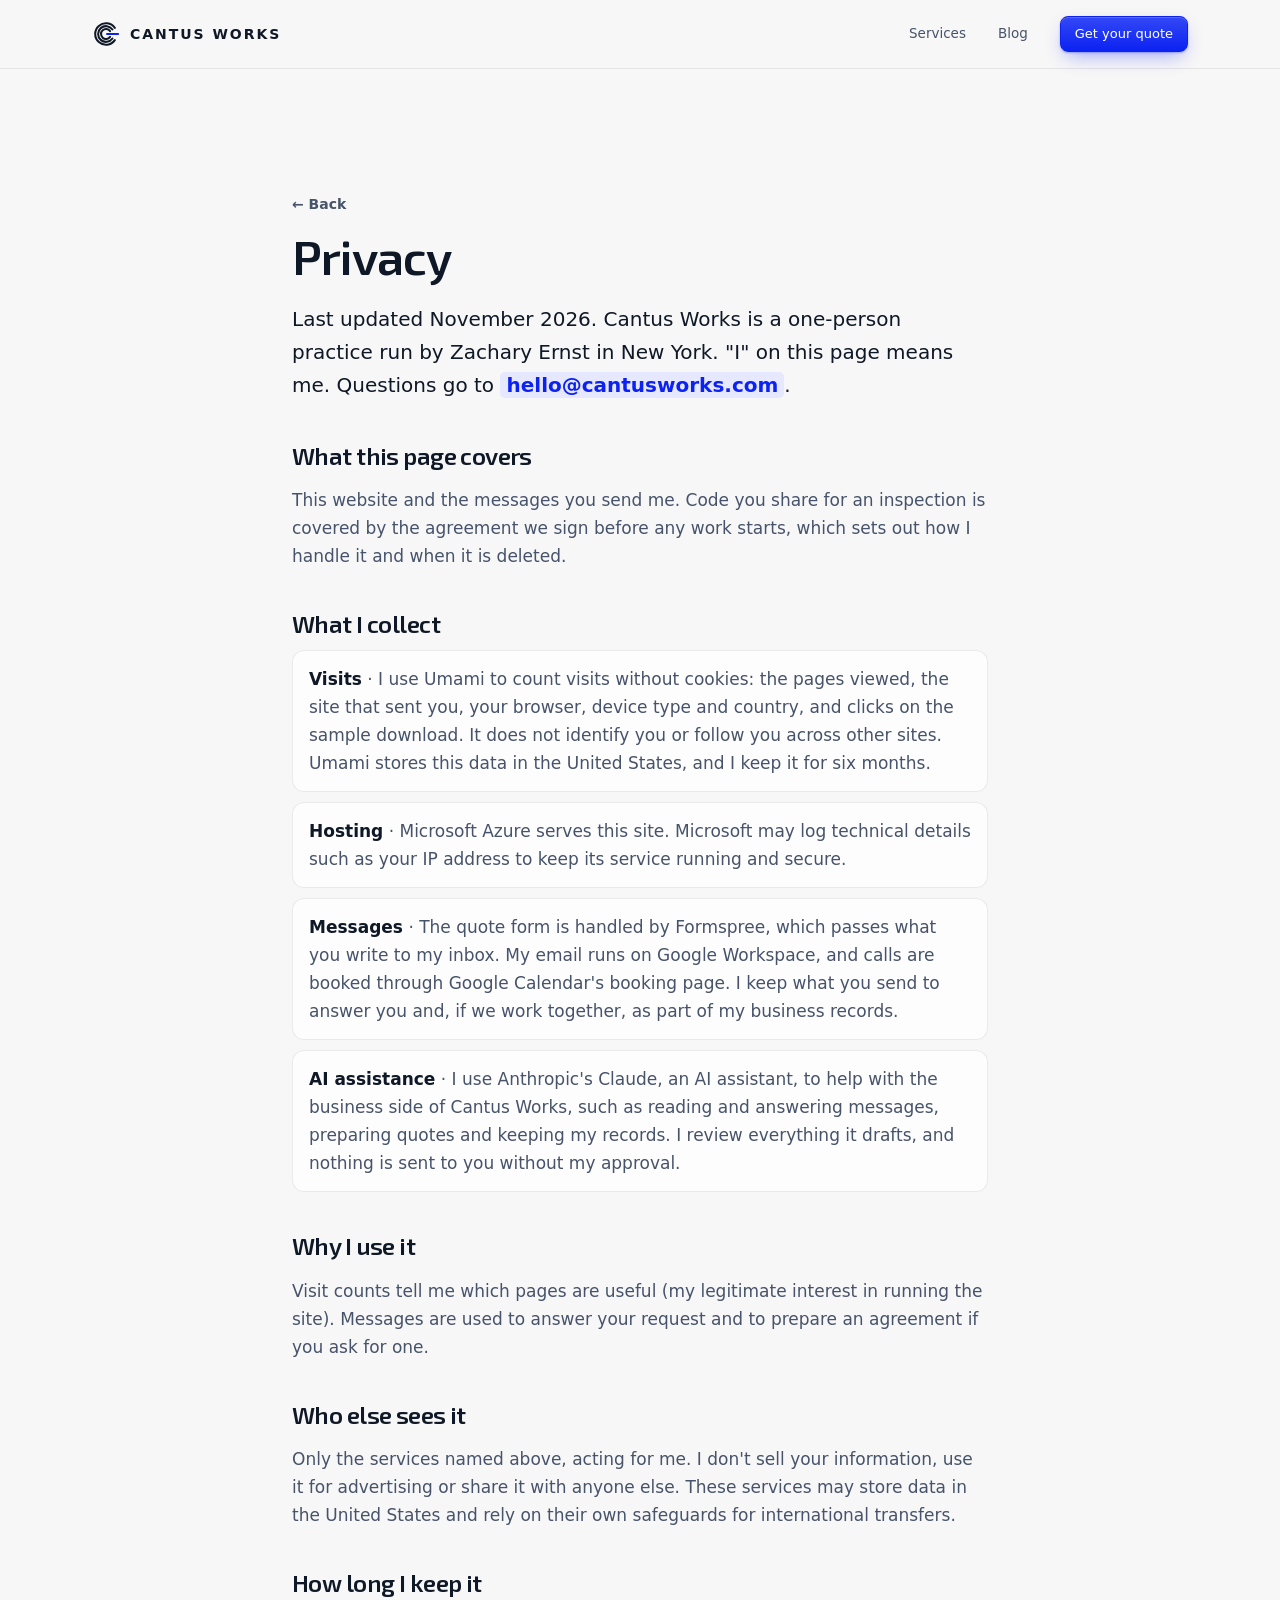
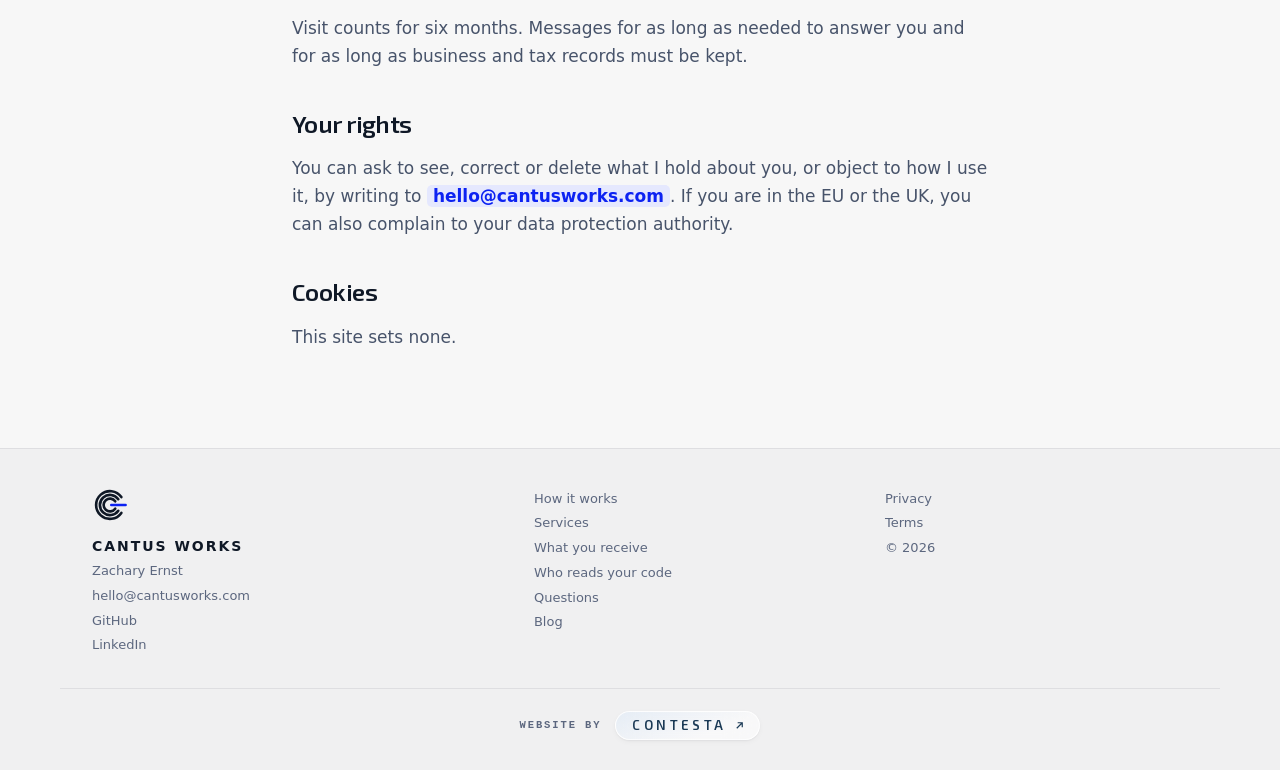
<file: privacy.html>
<!doctype html>
<html lang="en">
<head>
<meta charset="utf-8">
<title>Privacy | Cantus Works</title>
<meta name="viewport" content="width=device-width, initial-scale=1">
<meta name="color-scheme" content="light">
<meta name="theme-color" content="#F7F7F7">
<link rel="icon" href="favicon.svg" type="image/svg+xml">
<meta name="description" content="How Cantus Works handles information from this website and the messages you send.">
<meta property="og:title" content="Privacy">
<meta property="og:type" content="website">
<link rel="canonical" href="https://cantusworks.com/privacy">
<meta property="og:description" content="How Cantus Works handles information from this website and the messages you send.">
<meta property="og:url" content="https://cantusworks.com/privacy">
<meta property="og:site_name" content="Cantus Works">
<meta property="og:image" content="https://cantusworks.com/og-image.png">
<meta property="og:image:width" content="1200">
<meta property="og:image:height" content="630">
<meta name="twitter:card" content="summary_large_image">
<link rel="stylesheet" href="fonts/fonts.css">
<link rel="stylesheet" href="styles.css?v=20261121p">
<script defer src="https://cloud.umami.is/script.js" data-website-id="0110ca8d-b614-43de-983e-fb62bd26c7d7" data-domains="cantusworks.com"></script>
</head>
<body>

<header class="site" id="hdr">
  <div class="wrap nav-inner">
    <a class="wordmark" href="/"><img src="logo-mark.svg" width="28" height="28" alt="">CANTUS WORKS</a>
    <div class="nav-right">
      <nav class="navlinks" aria-label="Sections">
        <a href="/#services">Services</a>
        <a href="/blog">Blog</a>
      </nav>
      <a class="btn btn-solid btn-sm" href="/quote" data-umami-event="quote-click" data-umami-event-need="general">Get your quote</a>
    </div>
  </div>
</header>

<main>
<article class="post-article">
  <div class="wrap article-wrap">
    <p class="back-row"><a class="back-link" href="/" data-back>&larr; Back</a></p>
    <h1>Privacy</h1>
    <p class="lede">Last updated November 2026. Cantus Works is a one-person practice run by Zachary Ernst in New York. "I" on this page means me. Questions go to <a href="mailto:hello@cantusworks.com">hello@cantusworks.com</a>.</p>
    <h2>What this page covers</h2>
    <p>This website and the messages you send me. Code you share for an inspection is covered by the agreement we sign before any work starts, which sets out how I handle it and when it is deleted.</p>
    <h2>What I collect</h2>
    <ul class="check-list">
      <li><b>Visits</b> · I use Umami to count visits without cookies: the pages viewed, the site that sent you, your browser, device type and country, and clicks on the sample download. It does not identify you or follow you across other sites. Umami stores this data in the United States, and I keep it for six months.</li>
      <li><b>Hosting</b> · Microsoft Azure serves this site. Microsoft may log technical details such as your IP address to keep its service running and secure.</li>
      <li><b>Messages</b> · The quote form is handled by Formspree, which passes what you write to my inbox. My email runs on Google Workspace, and calls are booked through Google Calendar's booking page. I keep what you send to answer you and, if we work together, as part of my business records.</li>
      <li><b>AI assistance</b> · I use Anthropic's Claude, an AI assistant, to help with the business side of Cantus Works, such as reading and answering messages, preparing quotes and keeping my records. I review everything it drafts, and nothing is sent to you without my approval.</li>
    </ul>
    <h2>Why I use it</h2>
    <p>Visit counts tell me which pages are useful (my legitimate interest in running the site). Messages are used to answer your request and to prepare an agreement if you ask for one.</p>
    <h2>Who else sees it</h2>
    <p>Only the services named above, acting for me. I don't sell your information, use it for advertising or share it with anyone else. These services may store data in the United States and rely on their own safeguards for international transfers.</p>
    <h2>How long I keep it</h2>
    <p>Visit counts for six months. Messages for as long as needed to answer you and for as long as business and tax records must be kept.</p>
    <h2>Your rights</h2>
    <p>You can ask to see, correct or delete what I hold about you, or object to how I use it, by writing to <a href="mailto:hello@cantusworks.com">hello@cantusworks.com</a>. If you are in the EU or the UK, you can also complain to your data protection authority.</p>
    <h2>Cookies</h2>
    <p>This site sets none.</p>
  </div>
</article>
</main>

<footer class="site-foot">
  <div class="wrap foot-grid">
    <div>
      <img class="foot-mark" src="logo-mark.svg" width="36" height="36" alt="">
      <p class="foot-name">Cantus Works</p>
      <p><a href="https://www.linkedin.com/in/zernst3/" target="_blank" rel="noopener">Zachary Ernst</a></p>
      <p><a href="mailto:hello@cantusworks.com">hello@cantusworks.com</a></p>
      <p><a href="https://github.com/zernst3" target="_blank" rel="noopener">GitHub</a></p>
      <p><a href="https://www.linkedin.com/company/cantusworks" target="_blank" rel="noopener">LinkedIn</a></p>
    </div>
    <nav aria-label="Footer sections">
      <ul>
        <li><a href="/#how">How it works</a></li>
        <li><a href="/#services">Services</a></li>
        <li><a href="/#receive">What you receive</a></li>
        <li><a href="/#who">Who reads your code</a></li>
        <li><a href="/#questions">Questions</a></li>
        <li><a href="/blog">Blog</a></li>
      </ul>
    </nav>
    <div>
      <ul>
        <li><a href="/privacy">Privacy</a></li>
        <li><a href="/terms">Terms</a></li>
        <li>&copy; 2026</li>
      </ul>
    </div>
  </div>
  <div class="wrap foot-credit">
    <span class="foot-credit-label">Website by</span>
    <a class="foot-credit-link" href="https://agenciacontesta.com/" target="_blank" rel="noopener">
      <span>Contesta</span>
      <svg viewBox="0 0 12 12" width="11" height="11" aria-hidden="true"><path d="M3 9 9 3M4 3h5v5" fill="none" stroke="currentColor" stroke-width="1.3"/></svg>
    </a>
  </div>
</footer>

<script src="site.js?v=20261121b"></script>
</body>
</html>
</file>
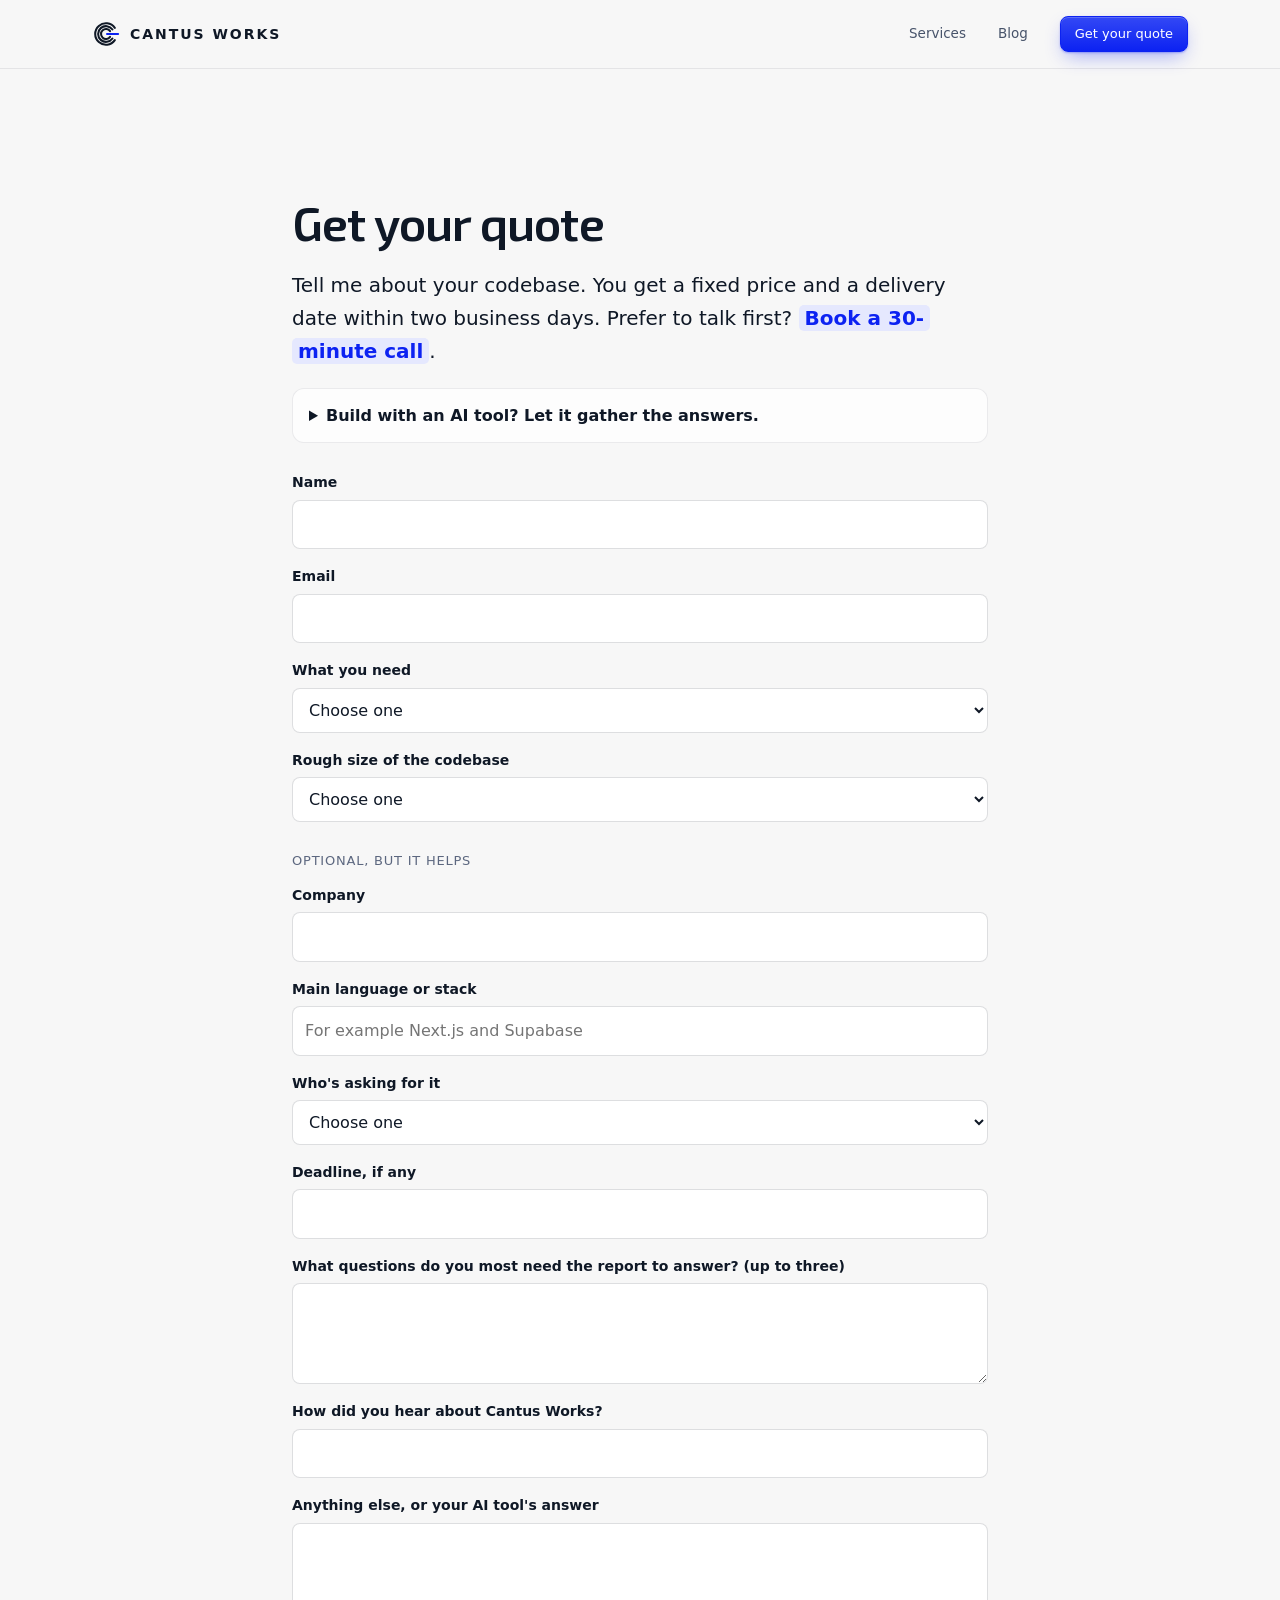
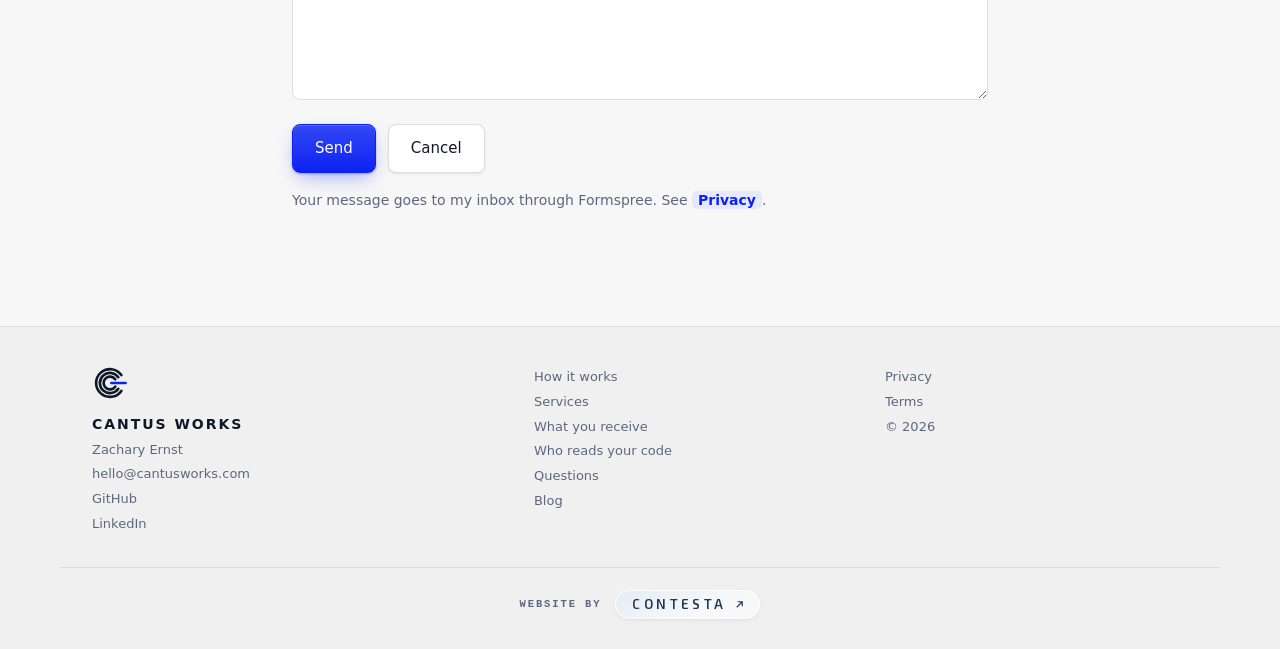
<file: quote.html>
<!doctype html>
<html lang="en">
<head>
<meta charset="utf-8">
<title>Get your quote | Cantus Works</title>
<meta name="viewport" content="width=device-width, initial-scale=1">
<meta name="color-scheme" content="light">
<meta name="theme-color" content="#F7F7F7">
<link rel="icon" href="favicon.svg" type="image/svg+xml">
<meta name="description" content="Tell me about your codebase and get a fixed price and a delivery date within two business days.">
<meta property="og:title" content="Get your quote">
<meta property="og:type" content="website">
<link rel="canonical" href="https://cantusworks.com/quote">
<meta property="og:description" content="Tell me about your codebase and get a fixed price and a delivery date within two business days.">
<meta property="og:url" content="https://cantusworks.com/quote">
<meta property="og:site_name" content="Cantus Works">
<meta property="og:image" content="https://cantusworks.com/og-image.png">
<meta property="og:image:width" content="1200">
<meta property="og:image:height" content="630">
<meta name="twitter:card" content="summary_large_image">
<link rel="stylesheet" href="fonts/fonts.css">
<link rel="stylesheet" href="styles.css?v=20261121p">
<script defer src="https://cloud.umami.is/script.js" data-website-id="0110ca8d-b614-43de-983e-fb62bd26c7d7" data-domains="cantusworks.com"></script>
</head>
<body>

<header class="site" id="hdr">
  <div class="wrap nav-inner">
    <a class="wordmark" href="/"><img src="logo-mark.svg" width="28" height="28" alt="">CANTUS WORKS</a>
    <div class="nav-right">
      <nav class="navlinks" aria-label="Sections">
        <a href="/#services">Services</a>
        <a href="/blog">Blog</a>
      </nav>
      <a class="btn btn-solid btn-sm" href="/quote" data-umami-event="quote-click" data-umami-event-need="general">Get your quote</a>
    </div>
  </div>
</header>

<main>
<article class="post-article">
  <div class="wrap article-wrap">
    <h1 id="q-title">Get your quote</h1>
    <p class="lede" id="q-lede">Tell me about your codebase. You get a fixed price and a delivery date within two business days. Prefer to talk first? <a href="https://calendar.app.google/KakmsUZaSMK9FAoE8" data-umami-event="book-call" target="_blank" rel="noopener">Book a 30-minute call</a>.</p>

    <details class="q-prompt">
      <summary>Build with an AI tool? Let it gather the answers.</summary>
      <p>Paste this into Cursor, Claude Code, Lovable or whichever tool you build with, then paste its answer into the message box below. It only reads your code and changes nothing. Its line count is an estimate: your fixed price comes from my own count of the same files the inspection reads.</p>
      <div class="q-prompt-box"><button type="button" class="btn btn-sm q-copy" data-target="q-prompt-text">Copy prompt</button><pre id="q-prompt-text">I&#x27;m getting a quote for an independent inspection of this codebase. Please gather the facts below by reading the repository. Rules:
- Read only. Don&#x27;t change, create, delete, commit or install anything.
- Don&#x27;t include any secret, API key, password, environment value, customer data or code in your answer. Names of files and folders are fine.
- If you can&#x27;t tell something, write &quot;not sure&quot;. Don&#x27;t guess.

1. Stack: languages, frameworks, database and backend (for example Supabase, Firebase, Postgres), auth provider, payments provider, hosting.

2. Size: every hand-written file is inspected, and every inspected file is counted. Count the non-blank lines in every hand-written file tracked by git (git ls-files).
   - Count: source code, tests, SQL migrations, config files (YAML, JSON, TOML, .env examples), CI and infrastructure files, HTML and templates, stylesheets, build and deploy scripts (Makefile, Procfile, Dockerfile and similar) and documentation (Markdown).
   - Don&#x27;t count: dependency folders (node_modules, vendor and similar), lockfiles, build output (dist, build, .next and similar), generated code (any file marked auto-generated or &quot;do not edit&quot;, such as Entity Framework .Designer.cs and model snapshot files), minified files, images and other binaries.
   - Give the total and a breakdown by file type. Say which command you ran.
   - List separately, with their line counts: any file over about 1 MB, and any seed or sample data files. We can agree to leave them out.

3. Services: is this one app, or several separately deployed parts (for example a web app, an API, a background worker)? Are there other repositories that belong to the same product? Name them.

4. Sensitive areas, yes or no for each, with the main folder if yes: sign-in and user accounts, payments or billing, file uploads, admin pages, data shared between customer accounts (multi-tenant), personal or health data, third-party integrations and webhooks.

5. How it was built: which AI tools or contractors appear to have written it, if you can tell from the repository (for example tool config files or commit authors). How many people have committed in the last 90 days?

6. Anything else that would affect an inspection: very large or generated files, more than one app in one repository, code that isn&#x27;t in this repository, or parts you couldn&#x27;t read.

Answer in this exact format, short:
Stack:
Lines of source (total, by language):
How counted and what was excluded:
Services and related repositories:
Sensitive areas:
How it was built:
People committing in the last 90 days:
Anything else:</pre></div>
    </details>

    <form class="q-form" id="q-form" action="https://formspree.io/f/xljbwqqo" method="POST" novalidate>
      <input type="hidden" name="_subject" id="q-subject" value="Quote request">
      <input type="text" name="_gotcha" class="q-hp" tabindex="-1" autocomplete="off" aria-hidden="true">

      <div class="q-row">
        <label for="q-name">Name</label>
        <input id="q-name" name="name" type="text" autocomplete="name" required>
      </div>
      <div class="q-row">
        <label for="q-email">Email</label>
        <input id="q-email" name="email" type="email" autocomplete="email" required>
      </div>
      <div class="q-row">
        <label for="q-need">What you need</label>
        <select id="q-need" name="need" required>
          <option value="" selected disabled>Choose one</option>
          <option value="Codebase Inspection">Codebase Inspection</option>
          <option value="Remediation">Remediation</option>
          <option value="Ongoing Governance">Ongoing Governance</option>
          <option value="Other">Other</option>
          <option value="Not sure">Not sure</option>
        </select>
      </div>
      <div class="q-row">
        <label for="q-size">Rough size of the codebase</label>
        <select id="q-size" name="size" required>
          <option value="" selected disabled>Choose one</option>
          <option>Under 50,000 lines</option>
          <option>50,000 to 150,000 lines</option>
          <option>150,000 to 400,000 lines</option>
          <option>Over 400,000 lines</option>
          <option>Not sure</option>
        </select>
      </div>

      <p class="q-optional">Optional, but it helps</p>
      <div class="q-row"><label for="q-company">Company</label><input id="q-company" name="company" type="text" autocomplete="organization"></div>
      <div class="q-row"><label for="q-stack">Main language or stack</label><input id="q-stack" name="stack" type="text" placeholder="For example Next.js and Supabase"></div>
      <div class="q-row">
        <label for="q-who">Who's asking for it</label>
        <select id="q-who" name="who">
          <option value="" selected>Choose one</option>
          <option>An investor</option><option>A customer</option><option>Us</option><option>Someone else</option>
        </select>
      </div>
      <div class="q-row"><label for="q-deadline">Deadline, if any</label><input id="q-deadline" name="deadline" type="text"></div>
      <div class="q-row"><label for="q-questions">What questions do you most need the report to answer? (up to three)</label><textarea id="q-questions" name="questions" rows="3"></textarea></div>
      <div class="q-row"><label for="q-heard">How did you hear about Cantus Works?</label><input id="q-heard" name="heard" type="text"></div>
      <div class="q-row"><label for="q-message">Anything else, or your AI tool's answer</label><textarea id="q-message" name="message" rows="6"></textarea></div>

      <div class="q-actions">
        <button type="submit" class="btn btn-solid btn-lg" id="q-send">Send</button>
        <a class="btn btn-lg" id="q-cancel" href="/">Cancel</a>
      </div>
      <p class="q-small">Your message goes to my inbox through Formspree. See <a href="/privacy">Privacy</a>.</p>
      <p class="q-status" id="q-status" role="status" aria-live="polite"></p>
    </form>

    <div class="q-thanks" id="q-thanks" hidden>
      <h2>Thanks, it's on its way.</h2>
      <p>I'll reply from zachary.ernst@cantusworks.com, usually within one business day, with what I need for a fixed price and a date.</p>
    </div>
  </div>
</article>
</main>

<footer class="site-foot">
  <div class="wrap foot-grid">
    <div>
      <img class="foot-mark" src="logo-mark.svg" width="36" height="36" alt="">
      <p class="foot-name">Cantus Works</p>
      <p><a href="https://www.linkedin.com/in/zernst3/" target="_blank" rel="noopener">Zachary Ernst</a></p>
      <p><a href="mailto:hello@cantusworks.com">hello@cantusworks.com</a></p>
      <p><a href="https://github.com/zernst3" target="_blank" rel="noopener">GitHub</a></p>
      <p><a href="https://www.linkedin.com/company/cantusworks" target="_blank" rel="noopener">LinkedIn</a></p>
    </div>
    <nav aria-label="Footer sections">
      <ul>
        <li><a href="/#how">How it works</a></li>
        <li><a href="/#services">Services</a></li>
        <li><a href="/#receive">What you receive</a></li>
        <li><a href="/#who">Who reads your code</a></li>
        <li><a href="/#questions">Questions</a></li>
        <li><a href="/blog">Blog</a></li>
      </ul>
    </nav>
    <div>
      <ul>
        <li><a href="/privacy">Privacy</a></li>
        <li><a href="/terms">Terms</a></li>
        <li>&copy; 2026</li>
      </ul>
    </div>
  </div>
  <div class="wrap foot-credit">
    <span class="foot-credit-label">Website by</span>
    <a class="foot-credit-link" href="https://agenciacontesta.com/" target="_blank" rel="noopener">
      <span>Contesta</span>
      <svg viewBox="0 0 12 12" width="11" height="11" aria-hidden="true"><path d="M3 9 9 3M4 3h5v5" fill="none" stroke="currentColor" stroke-width="1.3"/></svg>
    </a>
  </div>
</footer>

<script src="site.js?v=20261121b"></script>
<script src="quote.js?v=20261121l"></script>
</body>
</html>
</file>
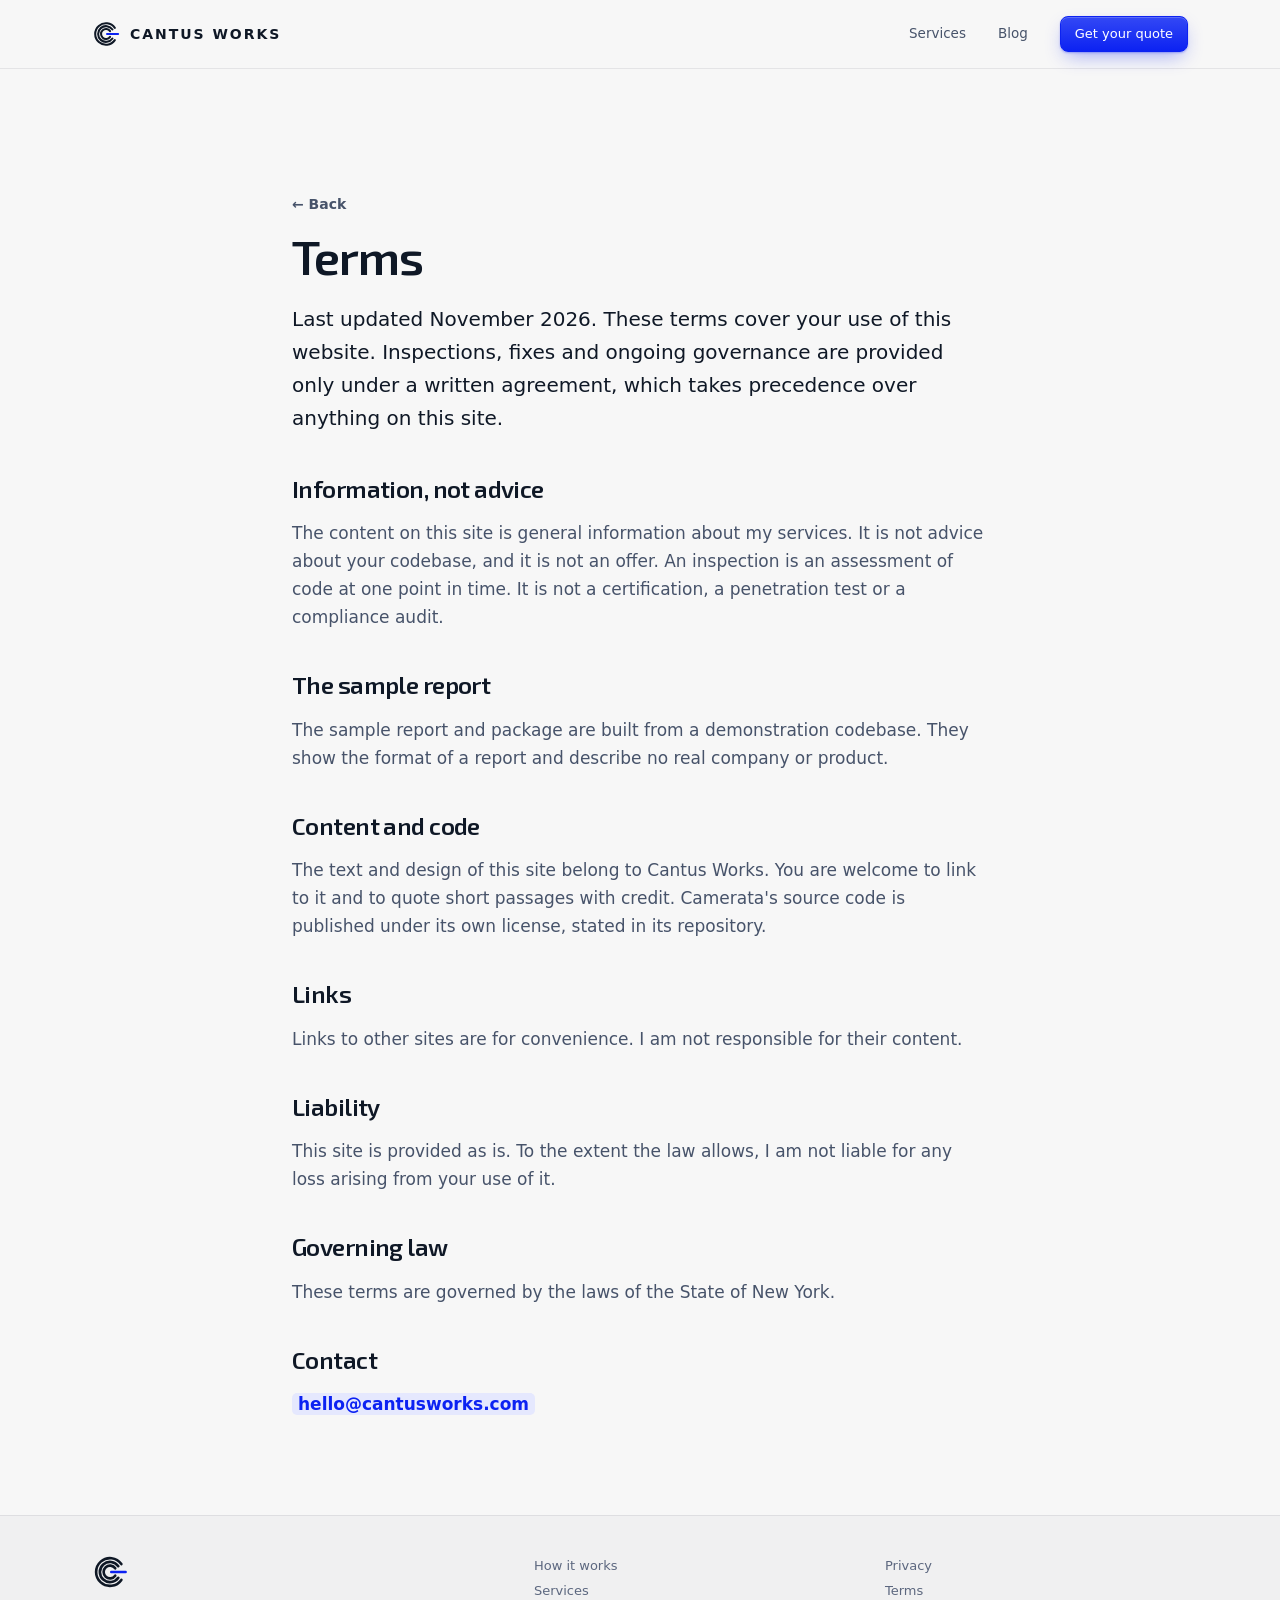
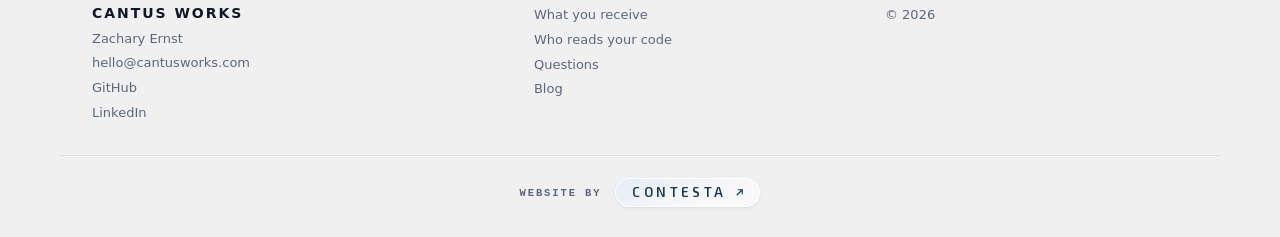
<file: terms.html>
<!doctype html>
<html lang="en">
<head>
<meta charset="utf-8">
<title>Terms | Cantus Works</title>
<meta name="viewport" content="width=device-width, initial-scale=1">
<meta name="color-scheme" content="light">
<meta name="theme-color" content="#F7F7F7">
<link rel="icon" href="favicon.svg" type="image/svg+xml">
<meta name="description" content="The terms for using the Cantus Works website.">
<meta property="og:title" content="Terms">
<meta property="og:type" content="website">
<link rel="canonical" href="https://cantusworks.com/terms">
<meta property="og:description" content="The terms for using the Cantus Works website.">
<meta property="og:url" content="https://cantusworks.com/terms">
<meta property="og:site_name" content="Cantus Works">
<meta property="og:image" content="https://cantusworks.com/og-image.png">
<meta property="og:image:width" content="1200">
<meta property="og:image:height" content="630">
<meta name="twitter:card" content="summary_large_image">
<link rel="stylesheet" href="fonts/fonts.css">
<link rel="stylesheet" href="styles.css?v=20261121p">
<script defer src="https://cloud.umami.is/script.js" data-website-id="0110ca8d-b614-43de-983e-fb62bd26c7d7" data-domains="cantusworks.com"></script>
</head>
<body>

<header class="site" id="hdr">
  <div class="wrap nav-inner">
    <a class="wordmark" href="/"><img src="logo-mark.svg" width="28" height="28" alt="">CANTUS WORKS</a>
    <div class="nav-right">
      <nav class="navlinks" aria-label="Sections">
        <a href="/#services">Services</a>
        <a href="/blog">Blog</a>
      </nav>
      <a class="btn btn-solid btn-sm" href="/quote" data-umami-event="quote-click" data-umami-event-need="general">Get your quote</a>
    </div>
  </div>
</header>

<main>
<article class="post-article">
  <div class="wrap article-wrap">
    <p class="back-row"><a class="back-link" href="/" data-back>&larr; Back</a></p>
    <h1>Terms</h1>
    <p class="lede">Last updated November 2026. These terms cover your use of this website. Inspections, fixes and ongoing governance are provided only under a written agreement, which takes precedence over anything on this site.</p>
    <h2>Information, not advice</h2>
    <p>The content on this site is general information about my services. It is not advice about your codebase, and it is not an offer. An inspection is an assessment of code at one point in time. It is not a certification, a penetration test or a compliance audit.</p>
    <h2>The sample report</h2>
    <p>The sample report and package are built from a demonstration codebase. They show the format of a report and describe no real company or product.</p>
    <h2>Content and code</h2>
    <p>The text and design of this site belong to Cantus Works. You are welcome to link to it and to quote short passages with credit. Camerata's source code is published under its own license, stated in its repository.</p>
    <h2>Links</h2>
    <p>Links to other sites are for convenience. I am not responsible for their content.</p>
    <h2>Liability</h2>
    <p>This site is provided as is. To the extent the law allows, I am not liable for any loss arising from your use of it.</p>
    <h2>Governing law</h2>
    <p>These terms are governed by the laws of the State of New York.</p>
    <h2>Contact</h2>
    <p><a href="mailto:hello@cantusworks.com">hello@cantusworks.com</a></p>
  </div>
</article>
</main>

<footer class="site-foot">
  <div class="wrap foot-grid">
    <div>
      <img class="foot-mark" src="logo-mark.svg" width="36" height="36" alt="">
      <p class="foot-name">Cantus Works</p>
      <p><a href="https://www.linkedin.com/in/zernst3/" target="_blank" rel="noopener">Zachary Ernst</a></p>
      <p><a href="mailto:hello@cantusworks.com">hello@cantusworks.com</a></p>
      <p><a href="https://github.com/zernst3" target="_blank" rel="noopener">GitHub</a></p>
      <p><a href="https://www.linkedin.com/company/cantusworks" target="_blank" rel="noopener">LinkedIn</a></p>
    </div>
    <nav aria-label="Footer sections">
      <ul>
        <li><a href="/#how">How it works</a></li>
        <li><a href="/#services">Services</a></li>
        <li><a href="/#receive">What you receive</a></li>
        <li><a href="/#who">Who reads your code</a></li>
        <li><a href="/#questions">Questions</a></li>
        <li><a href="/blog">Blog</a></li>
      </ul>
    </nav>
    <div>
      <ul>
        <li><a href="/privacy">Privacy</a></li>
        <li><a href="/terms">Terms</a></li>
        <li>&copy; 2026</li>
      </ul>
    </div>
  </div>
  <div class="wrap foot-credit">
    <span class="foot-credit-label">Website by</span>
    <a class="foot-credit-link" href="https://agenciacontesta.com/" target="_blank" rel="noopener">
      <span>Contesta</span>
      <svg viewBox="0 0 12 12" width="11" height="11" aria-hidden="true"><path d="M3 9 9 3M4 3h5v5" fill="none" stroke="currentColor" stroke-width="1.3"/></svg>
    </a>
  </div>
</footer>

<script src="site.js?v=20261121b"></script>
</body>
</html>
</file>
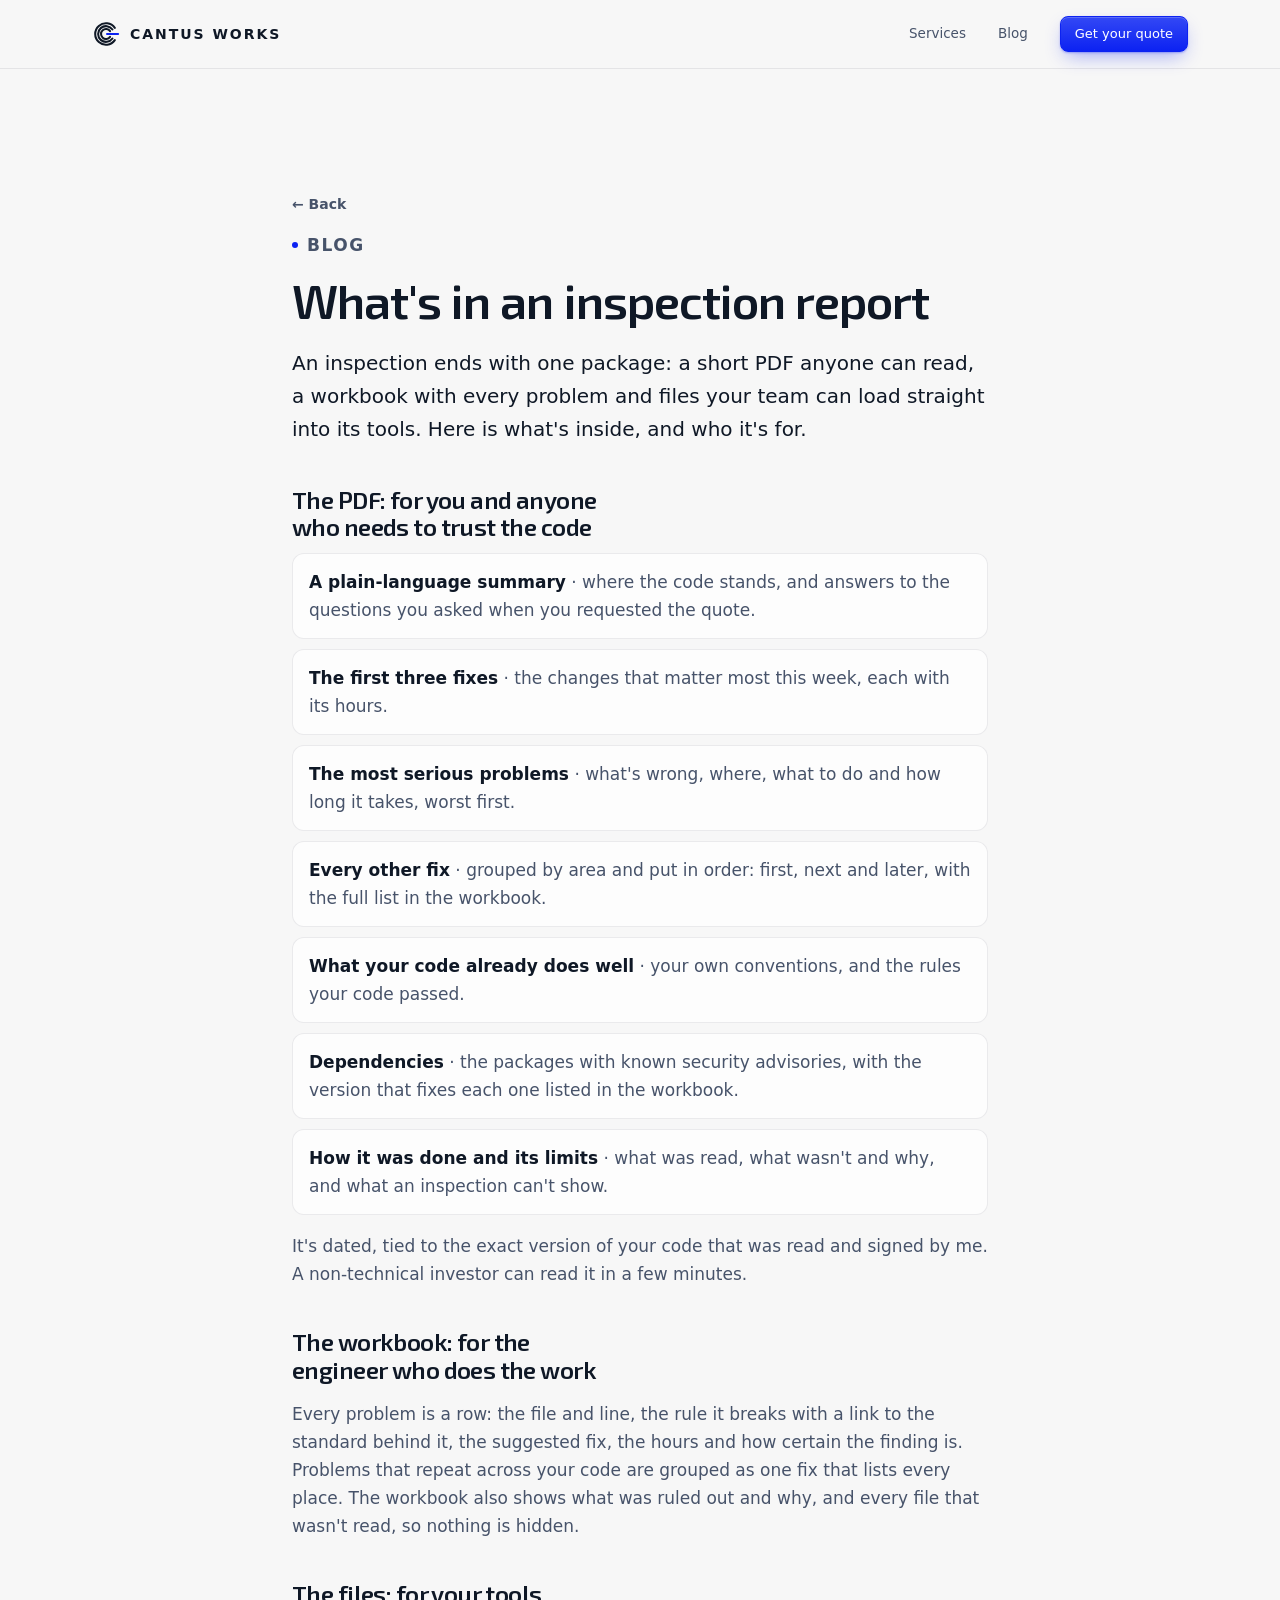
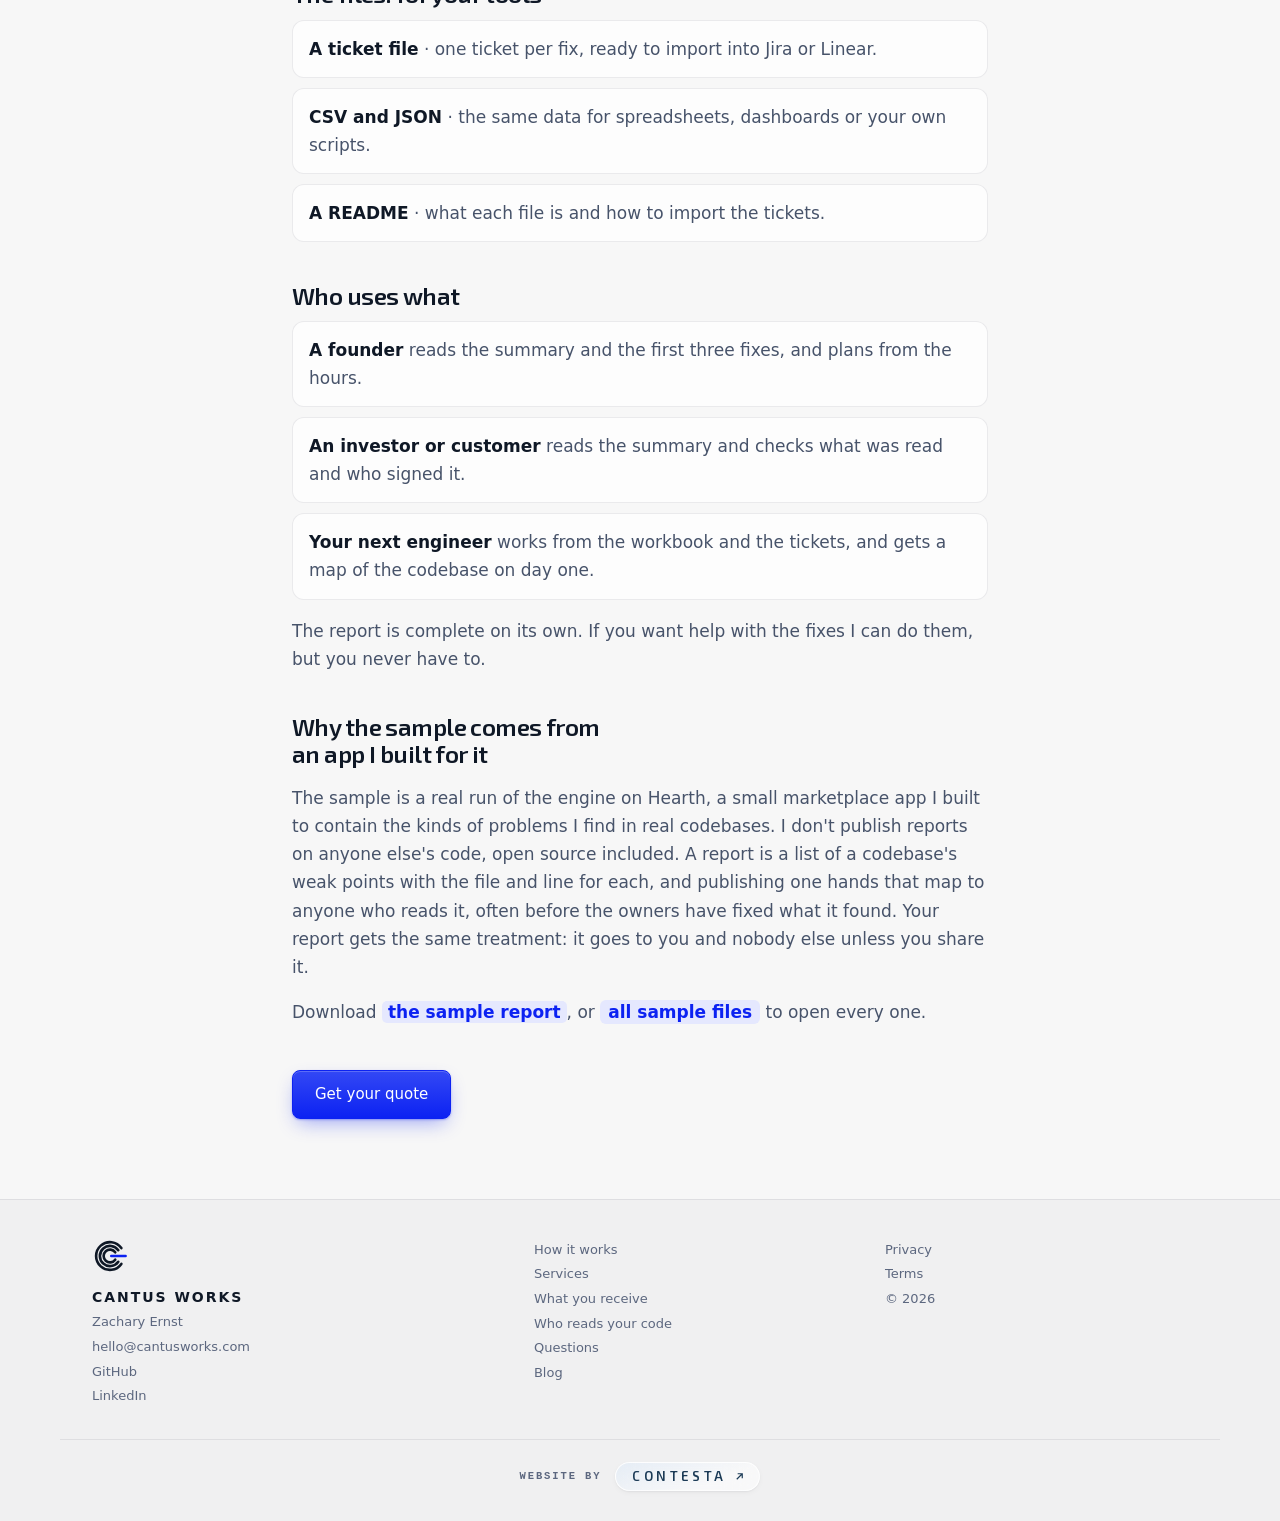
<file: whats-in-an-inspection-report.html>
<!doctype html>
<html lang="en">
<head>
<meta charset="utf-8">
<title>What's in an inspection report | Cantus Works</title>
<meta name="viewport" content="width=device-width, initial-scale=1">
<meta name="color-scheme" content="light">
<meta name="theme-color" content="#F7F7F7">
<link rel="icon" href="favicon.svg" type="image/svg+xml">
<meta name="description" content="What a Cantus Works inspection report contains, and what a founder, an investor and a new engineer each do with it.">
<meta property="og:title" content="What's in an inspection report">
<meta property="og:type" content="website">
<link rel="canonical" href="https://cantusworks.com/whats-in-an-inspection-report">
<meta property="og:description" content="What a Cantus Works inspection report contains, and what a founder, an investor and a new engineer each do with it.">
<meta property="og:url" content="https://cantusworks.com/whats-in-an-inspection-report">
<meta property="og:site_name" content="Cantus Works">
<meta property="og:image" content="https://cantusworks.com/og-image.png">
<meta property="og:image:width" content="1200">
<meta property="og:image:height" content="630">
<meta name="twitter:card" content="summary_large_image">
<link rel="stylesheet" href="fonts/fonts.css">
<link rel="stylesheet" href="styles.css?v=20261121p">
<script defer src="https://cloud.umami.is/script.js" data-website-id="0110ca8d-b614-43de-983e-fb62bd26c7d7" data-domains="cantusworks.com"></script>
</head>
<body>

<header class="site" id="hdr">
  <div class="wrap nav-inner">
    <a class="wordmark" href="/"><img src="logo-mark.svg" width="28" height="28" alt="">CANTUS WORKS</a>
    <div class="nav-right">
      <nav class="navlinks" aria-label="Sections">
        <a href="/#services">Services</a>
        <a href="/blog">Blog</a>
      </nav>
      <a class="btn btn-solid btn-sm" href="/quote" data-umami-event="quote-click" data-umami-event-need="general">Get your quote</a>
    </div>
  </div>
</header>

<main>
<article class="post-article">
  <div class="wrap article-wrap">
    <p class="back-row"><a class="back-link" href="/blog" data-back>&larr; Back</a></p>
    <p class="eyebrow"><a href="/blog">Blog</a></p>
    <h1>What's in an inspection report</h1>
    <p class="lede">An inspection ends with one package: a short PDF anyone can read, a workbook with every problem and files your team can load straight into its tools. Here is what's inside, and who it's for.</p>
    <h2>The PDF: for you and anyone who needs to trust the code</h2>
    <ul class="check-list">
      <li><b>A plain-language summary</b> · where the code stands, and answers to the questions you asked when you requested the quote.</li>
      <li><b>The first three fixes</b> · the changes that matter most this week, each with its hours.</li>
      <li><b>The most serious problems</b> · what's wrong, where, what to do and how long it takes, worst first.</li>
      <li><b>Every other fix</b> · grouped by area and put in order: first, next and later, with the full list in the workbook.</li>
      <li><b>What your code already does well</b> · your own conventions, and the rules your code passed.</li>
      <li><b>Dependencies</b> · the packages with known security advisories, with the version that fixes each one listed in the workbook.</li>
      <li><b>How it was done and its limits</b> · what was read, what wasn't and why, and what an inspection can't show.</li>
    </ul>
    <p>It's dated, tied to the exact version of your code that was read and signed by me. A non-technical investor can read it in a few minutes.</p>
    <h2>The workbook: for the engineer who does the work</h2>
    <p>Every problem is a row: the file and line, the rule it breaks with a link to the standard behind it, the suggested fix, the hours and how certain the finding is. Problems that repeat across your code are grouped as one fix that lists every place. The workbook also shows what was ruled out and why, and every file that wasn't read, so nothing is hidden.</p>
    <h2>The files: for your tools</h2>
    <ul class="check-list">
      <li><b>A ticket file</b> · one ticket per fix, ready to import into Jira or Linear.</li>
      <li><b>CSV and JSON</b> · the same data for spreadsheets, dashboards or your own scripts.</li>
      <li><b>A README</b> · what each file is and how to import the tickets.</li>
    </ul>
    <h2>Who uses what</h2>
    <ul class="check-list">
      <li><b>A founder</b> reads the summary and the first three fixes, and plans from the hours.</li>
      <li><b>An investor or customer</b> reads the summary and checks what was read and who signed it.</li>
      <li><b>Your next engineer</b> works from the workbook and the tickets, and gets a map of the codebase on day one.</li>
    </ul>
    <p>The report is complete on its own. If you want help with the fixes I can do them, but you never have to.</p>
    <h2>Why the sample comes from an app I built for it</h2>
    <p>The sample is a real run of the engine on Hearth, a small marketplace app I built to contain the kinds of problems I find in real codebases. I don't publish reports on anyone else's code, open source included. A report is a list of a codebase's weak points with the file and line for each, and publishing one hands that map to anyone who reads it, often before the owners have fixed what it found. Your report gets the same treatment: it goes to you and nobody else unless you share it.</p>
    <p>Download <a href="sample/cantus-works-sample.pdf" data-umami-event="sample-download-pdf" target="_blank" rel="noopener">the sample report</a>, or <a class="pkg-link" href="sample/cantus-works-sample.zip" data-umami-event="sample-download-zip">all sample files</a> to open every one.</p>
    <div class="article-cta"><a class="btn btn-solid btn-lg" href="/quote" data-umami-event="quote-click" data-umami-event-need="general">Get your quote</a></div>
  </div>
</article>
</main>

<footer class="site-foot">
  <div class="wrap foot-grid">
    <div>
      <img class="foot-mark" src="logo-mark.svg" width="36" height="36" alt="">
      <p class="foot-name">Cantus Works</p>
      <p><a href="https://www.linkedin.com/in/zernst3/" target="_blank" rel="noopener">Zachary Ernst</a></p>
      <p><a href="mailto:hello@cantusworks.com">hello@cantusworks.com</a></p>
      <p><a href="https://github.com/zernst3" target="_blank" rel="noopener">GitHub</a></p>
      <p><a href="https://www.linkedin.com/company/cantusworks" target="_blank" rel="noopener">LinkedIn</a></p>
    </div>
    <nav aria-label="Footer sections">
      <ul>
        <li><a href="/#how">How it works</a></li>
        <li><a href="/#services">Services</a></li>
        <li><a href="/#receive">What you receive</a></li>
        <li><a href="/#who">Who reads your code</a></li>
        <li><a href="/#questions">Questions</a></li>
        <li><a href="/blog">Blog</a></li>
      </ul>
    </nav>
    <div>
      <ul>
        <li><a href="/privacy">Privacy</a></li>
        <li><a href="/terms">Terms</a></li>
        <li>&copy; 2026</li>
      </ul>
    </div>
  </div>
  <div class="wrap foot-credit">
    <span class="foot-credit-label">Website by</span>
    <a class="foot-credit-link" href="https://agenciacontesta.com/" target="_blank" rel="noopener">
      <span>Contesta</span>
      <svg viewBox="0 0 12 12" width="11" height="11" aria-hidden="true"><path d="M3 9 9 3M4 3h5v5" fill="none" stroke="currentColor" stroke-width="1.3"/></svg>
    </a>
  </div>
</footer>

<script src="site.js?v=20261121b"></script>
</body>
</html>
</file>
<file: fonts/fonts.css>
/* Exo 2 (SIL Open Font License), self-hosted so visitors' browsers never contact Google. */
/* latin-ext */
@font-face {
  font-family: 'Exo 2';
  font-style: normal;
  font-weight: 300;
  font-display: swap;
  src: url(../fonts/exo2-latin-ext.woff2) format('woff2');
  unicode-range: U+0100-02BA, U+02BD-02C5, U+02C7-02CC, U+02CE-02D7, U+02DD-02FF, U+0304, U+0308, U+0329, U+1D00-1DBF, U+1E00-1E9F, U+1EF2-1EFF, U+2020, U+20A0-20AB, U+20AD-20C4, U+2113, U+2C60-2C7F, U+A720-A7FF;
}
/* latin */
@font-face {
  font-family: 'Exo 2';
  font-style: normal;
  font-weight: 300;
  font-display: swap;
  src: url(../fonts/exo2-latin.woff2) format('woff2');
  unicode-range: U+0000-00FF, U+0131, U+0152-0153, U+02BB-02BC, U+02C6, U+02DA, U+02DC, U+0304, U+0308, U+0329, U+2000-206F, U+20AC, U+2122, U+2191, U+2193, U+2212, U+2215, U+FEFF, U+FFFD;
}
/* latin-ext */
@font-face {
  font-family: 'Exo 2';
  font-style: normal;
  font-weight: 500;
  font-display: swap;
  src: url(../fonts/exo2-latin-ext.woff2) format('woff2');
  unicode-range: U+0100-02BA, U+02BD-02C5, U+02C7-02CC, U+02CE-02D7, U+02DD-02FF, U+0304, U+0308, U+0329, U+1D00-1DBF, U+1E00-1E9F, U+1EF2-1EFF, U+2020, U+20A0-20AB, U+20AD-20C4, U+2113, U+2C60-2C7F, U+A720-A7FF;
}
/* latin */
@font-face {
  font-family: 'Exo 2';
  font-style: normal;
  font-weight: 500;
  font-display: swap;
  src: url(../fonts/exo2-latin.woff2) format('woff2');
  unicode-range: U+0000-00FF, U+0131, U+0152-0153, U+02BB-02BC, U+02C6, U+02DA, U+02DC, U+0304, U+0308, U+0329, U+2000-206F, U+20AC, U+2122, U+2191, U+2193, U+2212, U+2215, U+FEFF, U+FFFD;
}
/* latin-ext */
@font-face {
  font-family: 'Exo 2';
  font-style: normal;
  font-weight: 600;
  font-display: swap;
  src: url(../fonts/exo2-latin-ext.woff2) format('woff2');
  unicode-range: U+0100-02BA, U+02BD-02C5, U+02C7-02CC, U+02CE-02D7, U+02DD-02FF, U+0304, U+0308, U+0329, U+1D00-1DBF, U+1E00-1E9F, U+1EF2-1EFF, U+2020, U+20A0-20AB, U+20AD-20C4, U+2113, U+2C60-2C7F, U+A720-A7FF;
}
/* latin */
@font-face {
  font-family: 'Exo 2';
  font-style: normal;
  font-weight: 600;
  font-display: swap;
  src: url(../fonts/exo2-latin.woff2) format('woff2');
  unicode-range: U+0000-00FF, U+0131, U+0152-0153, U+02BB-02BC, U+02C6, U+02DA, U+02DC, U+0304, U+0308, U+0329, U+2000-206F, U+20AC, U+2122, U+2191, U+2193, U+2212, U+2215, U+FEFF, U+FFFD;
}
/* latin-ext */
@font-face {
  font-family: 'Exo 2';
  font-style: normal;
  font-weight: 700;
  font-display: swap;
  src: url(../fonts/exo2-latin-ext.woff2) format('woff2');
  unicode-range: U+0100-02BA, U+02BD-02C5, U+02C7-02CC, U+02CE-02D7, U+02DD-02FF, U+0304, U+0308, U+0329, U+1D00-1DBF, U+1E00-1E9F, U+1EF2-1EFF, U+2020, U+20A0-20AB, U+20AD-20C4, U+2113, U+2C60-2C7F, U+A720-A7FF;
}
/* latin */
@font-face {
  font-family: 'Exo 2';
  font-style: normal;
  font-weight: 700;
  font-display: swap;
  src: url(../fonts/exo2-latin.woff2) format('woff2');
  unicode-range: U+0000-00FF, U+0131, U+0152-0153, U+02BB-02BC, U+02C6, U+02DA, U+02DC, U+0304, U+0308, U+0329, U+2000-206F, U+20AC, U+2122, U+2191, U+2193, U+2212, U+2215, U+FEFF, U+FFFD;
}
/* latin-ext */
@font-face {
  font-family: 'Exo 2';
  font-style: normal;
  font-weight: 800;
  font-display: swap;
  src: url(../fonts/exo2-latin-ext.woff2) format('woff2');
  unicode-range: U+0100-02BA, U+02BD-02C5, U+02C7-02CC, U+02CE-02D7, U+02DD-02FF, U+0304, U+0308, U+0329, U+1D00-1DBF, U+1E00-1E9F, U+1EF2-1EFF, U+2020, U+20A0-20AB, U+20AD-20C4, U+2113, U+2C60-2C7F, U+A720-A7FF;
}
/* latin */
@font-face {
  font-family: 'Exo 2';
  font-style: normal;
  font-weight: 800;
  font-display: swap;
  src: url(../fonts/exo2-latin.woff2) format('woff2');
  unicode-range: U+0000-00FF, U+0131, U+0152-0153, U+02BB-02BC, U+02C6, U+02DA, U+02DC, U+0304, U+0308, U+0329, U+2000-206F, U+20AC, U+2122, U+2191, U+2193, U+2212, U+2215, U+FEFF, U+FFFD;
}
</file>
<file: styles.css>
/* Cantus Works v2. Light theme: glass surfaces on a pale ground, blue accents.
   The theme is deliberately light only (color-scheme: light), so an OS in dark mode
   does not change the page, its form controls or its scrollbars. */
:root {
  color-scheme: light;

  /* surfaces */
  --bg: #F7F7F7;
  --bg-deep: #F0F0F1;
  --bg-blue: #E9F0FA;
  --bg-blue-deep: #E1EAF7;
  --card: #FFFFFF;

  /* glass */
  --glass: rgba(255, 255, 255, 0.55);
  --glass-strong: rgba(255, 255, 255, 0.68);
  --glass-blue: rgba(221, 234, 248, 0.55);

  /* ink */
  --ink: #0F1826;
  --ink-soft: #47536A;
  --ink-faint: #5C677F; /* darkened from #6B7690 to meet WCAG AA 4.5:1 on every site background */

  /* accent */
  --accent: #2B5580;
  --accent-deep: #1B3A56;
  --accent-mist: #E7EFF7;
  --vivid: #0C22F2;
  --vivid-soft: #3348F5;
  --vivid-mist: #E5E8FE;

  /* lines */
  --line: rgba(15, 24, 38, 0.08);
  --line-strong: rgba(15, 24, 38, 0.14);

  /* radius */
  --r-sm: 8px;
  --r-md: 12px;
  --r-lg: 16px;

  /* spacing scale (8px base) */
  --s1: 4px; --s2: 8px; --s3: 12px; --s4: 16px; --s5: 24px;
  --s6: 32px; --s7: 48px; --s8: 64px; --s9: 96px;

  /* layered shadows */
  --shadow-sm:
    0 1px 2px rgba(15, 24, 38, 0.05),
    0 2px 6px -1px rgba(15, 24, 38, 0.05);
  --shadow-md:
    0 1px 2px rgba(15, 24, 38, 0.05),
    0 8px 18px -6px rgba(27, 58, 86, 0.10),
    0 22px 40px -16px rgba(27, 58, 86, 0.14);
  --shadow-lg:
    0 1px 3px rgba(15, 24, 38, 0.06),
    0 14px 30px -10px rgba(27, 58, 86, 0.14),
    0 44px 76px -28px rgba(27, 58, 86, 0.22);
  --shadow-vivid:
    0 1px 3px rgba(15, 24, 38, 0.06),
    0 16px 34px -12px rgba(27, 58, 86, 0.16),
    0 46px 80px -30px rgba(12, 34, 242, 0.20);

  --font: -apple-system, BlinkMacSystemFont, "SF Pro Text", "SF Pro Display", "Segoe UI", system-ui, Roboto, Helvetica, Arial, sans-serif;
  --display: "Exo 2", var(--font);
  --mono: "SF Mono", ui-monospace, SFMono-Regular, Menlo, Consolas, "Liberation Mono", monospace;

  --ease: cubic-bezier(.2, .7, .2, 1);
  --maxw: 1160px;
  --gutter: 32px;
}

* { box-sizing: border-box; }
html {
  scroll-behavior: smooth;
  -webkit-text-size-adjust: 100%;
  background: var(--bg);
  overflow-x: clip;
}
body {
  margin: 0;
  position: relative;
  background: var(--bg);
  color: var(--ink);
  font-family: var(--font);
  font-size: 16px;
  line-height: 1.6;
  -webkit-font-smoothing: antialiased;
  text-rendering: optimizeLegibility;
  font-feature-settings: "kern" 1;
  overflow-x: clip;
}
img { max-width: 100%; }
.wrap { max-width: var(--maxw); margin: 0 auto; padding: 0 var(--gutter); }
a { color: inherit; text-decoration: none; }
::selection { background: rgba(12, 34, 242, 0.14); }
:focus-visible { outline: 2px solid var(--vivid); outline-offset: 3px; border-radius: 3px; }
section[id] { scroll-margin-top: 88px; }

/* ---------- reveal (only armed when scripting and motion are available) ---------- */
.anim [data-reveal] {
  opacity: 0; transform: translateY(14px);
  transition: opacity .6s var(--ease), transform .6s var(--ease);
}
.anim [data-reveal].above { transform: translateY(-14px); }
.anim [data-reveal].in-view { opacity: 1; transform: none; }

/* ---------- type scale ---------- */
h1, h2, h3 { font-family: var(--display); }
h1 {
  font-weight: 600;
  font-size: clamp(30px, 6.4vw, 58px);
  line-height: 1.07;
  letter-spacing: -0.032em;
  margin: 0 0 var(--s5);
  overflow-wrap: break-word;
}
h2 {
  font-weight: 600;
  font-size: clamp(25px, 4.6vw, 39px);
  line-height: 1.14;
  letter-spacing: -0.024em;
  margin: 0 0 var(--s3);
  max-width: 24ch;
  overflow-wrap: break-word;
}
h3 { font-weight: 600; letter-spacing: -0.012em; }
.eyebrow {
  font-size: 12px; font-weight: 600; color: var(--accent);
  letter-spacing: 0.09em; text-transform: uppercase;
  display: flex; align-items: center; flex-wrap: wrap; gap: 9px;
  margin: 0 0 var(--s4);
}
.eyebrow::before {
  content: ""; width: 6px; height: 6px; border-radius: 50%;
  background: var(--vivid); flex: none;
  animation: twinkle 3.4s ease-in-out infinite;
}
@keyframes twinkle { 0%, 100% { opacity: 1; } 50% { opacity: .25; } }
.prose { max-width: 60ch; color: var(--ink-soft); font-size: 16.5px; line-height: 1.6; }
.prose p { margin: 0 0 var(--s4); }
.prose a { color: var(--accent); font-weight: 600; text-decoration: underline; text-decoration-thickness: 1px; text-underline-offset: 3px; }
.prose a:hover { color: var(--vivid); }
.prose strong { color: var(--ink); }
.prose a strong { color: inherit; font-weight: 600; }

/* ---------- nav ---------- */
header.site {
  position: sticky; top: 0; z-index: 60;
  background: transparent;
  border-bottom: 1px solid var(--line);
  transition: background .28s ease, backdrop-filter .28s ease, border-color .28s ease;
}
header.site.scrolled {
  background: rgba(247, 247, 247, 0.84);
  backdrop-filter: blur(14px) saturate(180%);
  -webkit-backdrop-filter: blur(14px) saturate(180%);
  border-bottom-color: var(--line-strong);
}
.nav-inner {
  display: flex; align-items: center; justify-content: space-between;
  gap: 12px 24px; min-height: 68px;
}
.wordmark {
  display: inline-flex; align-items: center; gap: 10px;
  font-weight: 600; font-size: 14px; letter-spacing: 0.14em; color: var(--ink);
  white-space: nowrap;
}
.wordmark img { display: block; width: 28px; height: 28px; flex: none; }
.nav-right { display: flex; align-items: center; gap: var(--s6); }
.navlinks { display: flex; align-items: center; gap: var(--s6); }
.navlinks a {
  position: relative; font-size: 13.5px; font-weight: 450; color: var(--ink-soft);
  padding: 4px 0; transition: color .16s ease;
}
.navlinks a::after {
  content: ""; position: absolute; left: 0; right: 100%; bottom: 0; height: 1px;
  background: var(--ink); transition: right .24s var(--ease);
}
.navlinks a:hover, .navlinks a[aria-current="page"] { color: var(--ink); }
.navlinks a:hover::after, .navlinks a[aria-current="page"]::after { right: 0; }

/* ---------- buttons ---------- */
.btn {
  --btn-bg: #fff;
  display: inline-flex; align-items: center; justify-content: center; gap: 8px;
  font-size: 14px; font-weight: 500; font-family: inherit; line-height: 1.4;
  padding: 10px 18px; border-radius: var(--r-sm);
  border: 1px solid var(--line-strong);
  color: var(--ink); background: var(--btn-bg);
  box-shadow: var(--shadow-sm);
  cursor: pointer; white-space: nowrap; text-align: center;
  transition: transform .18s ease, box-shadow .18s ease, background .16s ease, border-color .16s ease;
}
.btn:hover { transform: translateY(-1px); background: var(--accent-mist); }
.btn-solid {
  color: #fff; border-color: var(--vivid);
  background: linear-gradient(180deg, var(--vivid-soft), var(--vivid));
  box-shadow:
    0 1px 2px rgba(12, 34, 242, 0.30),
    0 8px 20px -6px rgba(12, 34, 242, 0.42),
    inset 0 1px 0 rgba(255, 255, 255, 0.20);
}
.btn-solid:hover {
  background: linear-gradient(180deg, #2a3ff6, #0a1cd8);
  box-shadow:
    0 1px 2px rgba(12, 34, 242, 0.32),
    0 12px 26px -6px rgba(12, 34, 242, 0.5),
    inset 0 1px 0 rgba(255, 255, 255, 0.24);
}
.btn-sm { padding: 8px 14px; font-size: 13px; }
.btn-lg { padding: 13px 22px; font-size: 15px; }

/* ---------- section rhythm ---------- */
main > section { padding: clamp(64px, 9vw, 108px) 0; position: relative; }
main > section.tight { padding: clamp(44px, 6vw, 72px) 0; }
main > section + section { border-top: 1px solid var(--line); }
.bg-deep { background: rgba(237, 239, 243, 0.42); }
.bg-blue { background: linear-gradient(180deg, var(--bg-blue), var(--bg-blue-deep)); }
.cta-center { text-align: center; margin-top: var(--s7); }

/* ---------- hero ---------- */
/* full screen below the sticky header (--hdr-h is measured by site.js), content centred vertically */
main > section.hero {
  padding: clamp(56px, 8vw, 104px) 0 clamp(64px, 9vw, 104px); overflow: hidden;
  min-height: calc(100vh - var(--hdr-h, 69px)); min-height: calc(100svh - var(--hdr-h, 69px));
  display: flex; align-items: center;
}
main > section.hero > .wrap { width: 100%; }
.hero-bg { position: absolute; inset: 0; overflow: hidden; pointer-events: none; z-index: 0; }
.hero-band {
  position: absolute; inset: 0; width: 100%; height: 100%;
  pointer-events: none; overflow: visible;
  filter: blur(38px); opacity: .9;
  animation: bandSway 15s ease-in-out infinite alternate;
}
@keyframes bandSway {
  from { transform: translate3d(-1.4%, -1.8%, 0) rotate(-0.9deg); }
  to { transform: translate3d(1.6%, 1.6%, 0) rotate(0.9deg); }
}
.cw-band-base { animation: bandBreathe 12s ease-in-out infinite alternate; }
.cw-band-flow { animation: bandBreathe 12s ease-in-out infinite alternate, bandFlow 17s linear infinite; }
@keyframes bandBreathe { from { stroke-width: 98; } to { stroke-width: 138; } }
@keyframes bandFlow { from { stroke-dashoffset: 0; } to { stroke-dashoffset: -2480; } }
.hero-stroke {
  position: absolute; left: -8vw; right: -8vw; bottom: 22px; height: 1.5px; /* sits in the hero's bottom padding, below the buttons at any screen size */
  background: linear-gradient(90deg,
    transparent 0%,
    rgba(43, 85, 128, 0.12) 20%,
    rgba(12, 34, 242, 0.55) 50%,
    rgba(43, 85, 128, 0.12) 80%,
    transparent 100%);
  transform: rotate(-1.3deg);
  animation: strokeDrift 17s ease-in-out infinite alternate;
}
@keyframes strokeDrift {
  from { transform: rotate(-1.3deg) translateY(-7px); }
  to { transform: rotate(-1.3deg) translateY(7px); }
}
@media (max-width: 760px) { .hero-band { filter: blur(26px); opacity: .7; } }

.hero-grid {
  display: grid; grid-template-columns: minmax(0, 1.03fr) minmax(0, 0.97fr);
  gap: clamp(40px, 5vw, 64px); align-items: start; position: relative; z-index: 1;
}
.hero-grid > * { min-width: 0; }
/* hero title, all Exo 2, contrast by weight and colour: light line that rises word by word
   (only "codebase" heavy, decoding from scrambled code), then a heavy gradient line wiped in
   left to right, all in one moving blue gradient */
.hero h1 { font-family: var(--display); font-weight: 800; letter-spacing: -0.025em; }
.hero h1 .hl { display: block; }
.hero h1 .hl1 { font-weight: 300; color: var(--ink-soft); letter-spacing: -0.02em; }
.hero h1 .hl1 .scr { font-weight: 700; color: var(--ink); }
.hero h1 .w { display: inline-block; overflow: hidden; vertical-align: top; padding-bottom: .1em; margin-bottom: -.1em; }
.hero h1 .w > span { display: inline-block; will-change: transform; }
.hero h1 .scr { white-space: nowrap; }
.hero h1 .scr.scrambling { font-family: var(--mono); font-weight: 500; letter-spacing: -0.04em; color: var(--vivid); }
.hero h1 .hl2 { margin-top: .08em; }
/* the gradient sits on each inline piece (not the block) so Safari paints it reliably */
/* solid colour first: if gradient text fails to paint, the line still reads */
.hero h1 .hl2 > .grad, .hero h1 .hl2 > .accent { color: var(--vivid); }
@supports ((-webkit-background-clip: text) or (background-clip: text)) {
  .hero h1 .hl2 > .grad, .hero h1 .hl2 > .accent {
    background: linear-gradient(100deg, var(--vivid) 0%, #1FA6E0 28%, var(--vivid) 55%, #3348F5 78%, var(--vivid) 100%);
    background-size: 220% 100%;
    -webkit-background-clip: text; background-clip: text;
    color: transparent; -webkit-text-fill-color: transparent;
    /* Safari drops gradient text on wrapped lines without this */
    -webkit-box-decoration-break: clone; box-decoration-break: clone;
    animation: gradShift 7s linear infinite;
  }
}
@keyframes gradShift { from { background-position: 0% 0; } to { background-position: -220% 0; } }
.hero h1 .accent { white-space: nowrap; font-style: normal; }
/* Safari (macOS + iOS) does not paint the clipped gradient on "keep it fixed.":
   give it plain solid text there. hanging-punctuation is supported only by WebKit. */
@supports (hanging-punctuation: first) and (-webkit-appearance: none) {
  .hero h1 .hl2 > .accent {
    background: none; animation: none;
    -webkit-background-clip: border-box; background-clip: border-box;
    color: var(--vivid); -webkit-text-fill-color: var(--vivid);
  }
}

/* intro start states, only while GSAP owns the hero */
.hero-anim .hero h1 .w > span { transform: translateY(110%); }
.hero-anim .hero h1 .hl2 { opacity: 0; }
.hero-anim .standfirst, .hero-anim .hero-cta, .hero-anim .report-stage, .hero-anim .report-caption { opacity: 0; }
.standfirst {
  font-size: clamp(16.5px, 1.4vw, 18.5px); color: var(--ink-soft);
  max-width: 52ch; margin: 0 0 var(--s6); line-height: 1.58;
}
.hero-cta { display: flex; align-items: center; gap: 14px; flex-wrap: wrap; }

/* ---------- report excerpt window ---------- */
.report-wrap { position: relative; min-width: 0; padding-top: 18px; }
/* floating card: stage gives perspective, float bobs, tilt follows the pointer */
.report-stage { position: relative; perspective: 1400px; padding-bottom: 46px; }
.report-float { position: relative; z-index: 1; will-change: transform; }
.report-tilt {
  position: relative; transform-style: preserve-3d;
  transform: rotateY(-9deg) rotateX(5deg); will-change: transform;
}
.report {
  position: relative;
  background: linear-gradient(158deg, rgba(232, 240, 251, 0.82), rgba(255, 255, 255, 0.86) 70%);
  backdrop-filter: blur(20px) saturate(165%);
  -webkit-backdrop-filter: blur(20px) saturate(165%);
  border: 1px solid rgba(255, 255, 255, 0.9);
  border-radius: var(--r-lg);
  box-shadow:
    inset 0 1px 0 rgba(255, 255, 255, 0.9),
    0 1px 2px rgba(15, 24, 38, 0.06),
    0 10px 24px -8px rgba(27, 58, 86, 0.18),
    0 34px 64px -22px rgba(27, 58, 86, 0.30),
    0 70px 120px -40px rgba(12, 34, 242, 0.38);
  overflow: hidden;
}
/* second card stacked behind for depth */
.report-ghost {
  position: absolute; inset: 0; z-index: -1;
  transform: translate3d(34px, -30px, -90px);
  background: rgba(255, 255, 255, 0.55);
  border: 1px solid rgba(255, 255, 255, 0.85);
  border-radius: var(--r-lg);
  box-shadow: 0 24px 50px -24px rgba(27, 58, 86, 0.28);
  overflow: hidden;
}
.ghost-lines { padding: 22px; display: grid; gap: 12px; }
.ghost-lines b { display: block; height: 9px; border-radius: 5px; background: rgba(15, 24, 38, 0.07); }
.ghost-lines b:nth-child(1) { width: 52%; height: 22px; background: rgba(12, 34, 242, 0.08); }
.ghost-lines b:nth-child(3) { width: 86%; }
.ghost-lines b:nth-child(4) { width: 64%; }
/* soft ground shadow, shrinks as the card rises */
.report-shadow {
  position: absolute; left: 12%; right: 12%; bottom: 0; height: 34px;
  background: radial-gradient(closest-side, rgba(27, 58, 86, 0.30), rgba(12, 34, 242, 0.10) 60%, transparent);
  filter: blur(10px); will-change: transform, opacity;
}
/* scan pass across the card */
.scanline {
  position: absolute; left: 0; right: 0; top: 0; height: 90px; z-index: 2; pointer-events: none;
  transform: translateY(-100%); opacity: 0;
  background: linear-gradient(180deg, transparent, rgba(31, 166, 224, 0.10) 70%, rgba(12, 34, 242, 0.16));
  border-bottom: 1.5px solid rgba(12, 34, 242, 0.55);
}
/* chips floating in front of the card */
.chip {
  position: absolute; z-index: 3; display: inline-flex; align-items: center; gap: 8px;
  padding: 9px 14px; border-radius: 999px;
  font: 600 12.5px/1 var(--font); color: var(--ink); white-space: nowrap;
  background: rgba(255, 255, 255, 0.92);
  border: 1px solid rgba(255, 255, 255, 1);
  box-shadow: 0 1px 2px rgba(15, 24, 38, 0.08), 0 14px 30px -10px rgba(27, 58, 86, 0.32);
  transform: translateZ(70px);
}
.chip svg { width: 16px; height: 16px; padding: 2px; border-radius: 50%; background: var(--vivid); }
.chip svg path { fill: none; stroke: #fff; stroke-width: 2.2; stroke-linecap: round; stroke-linejoin: round; }
.chip .dot { width: 8px; height: 8px; border-radius: 50%; background: #1FB57A; box-shadow: 0 0 0 4px rgba(31, 181, 122, 0.18); }
.chip-a { top: -18px; right: -14px; }
.chip-b { bottom: 30px; left: -26px; }
/* critical pill pulses after the scan finds it */
.sev.crit { position: relative; }
.sev.crit.ping::after {
  content: ""; position: absolute; inset: -1px; border-radius: inherit;
  border: 1.5px solid var(--vivid); animation: ping 2.4s ease-out infinite;
}
@keyframes ping { 0% { transform: scale(1); opacity: .7; } 70%, 100% { transform: scale(1.6, 1.9); opacity: 0; } }
@media (max-width: 900px) {
  .report-wrap { max-width: 560px; margin: 0 auto; width: 100%; }
  .report-tilt { transform: rotateY(-4deg) rotateX(3deg); }
}
@media (max-width: 560px) {
  .report-ghost { transform: translate3d(14px, -18px, -60px); }
  .chip { font-size: 11.5px; padding: 7px 11px; }
  .chip-a { right: -4px; top: -16px; }
  .chip-b { left: -4px; bottom: 34px; }
}
.report-bar {
  display: flex; align-items: center; gap: 7px;
  padding: 12px 16px;
  background: rgba(255, 255, 255, 0.4);
  border-bottom: 1px solid var(--line);
}
.report-bar i { width: 9px; height: 9px; border-radius: 50%; background: var(--line-strong); display: block; }
.report-bar i:first-child { background: var(--vivid); opacity: .8; }
.finding { padding: 22px 22px 20px; overflow-wrap: break-word; }
.loc {
  display: flex; align-items: center; flex-wrap: wrap; gap: 8px 10px;
  font-family: var(--mono); font-size: 11.5px; color: var(--ink-faint);
  padding: 9px 11px; background: rgba(15, 24, 38, 0.035); border-radius: 6px;
  margin-bottom: 14px;
}
.loc span { min-width: 0; overflow-wrap: anywhere; }
.sev {
  font-family: var(--font); font-size: 11px; font-weight: 600;
  letter-spacing: 0.04em; text-transform: none;
  padding: 3px 9px; border-radius: 20px;
  color: var(--ink-soft); background: rgba(15, 24, 38, 0.045); border: 1px solid var(--line);
}
.sev.crit { color: var(--vivid); background: var(--vivid-mist); border-color: rgba(12, 34, 242, 0.22); }
.finding p { font-size: 14px; line-height: 1.62; color: var(--ink-soft); margin: 0 0 12px; }
.finding p.fix {
  margin: 14px 0 0; border-top: 1px solid var(--line); padding-top: 14px;
}
.finding p.fix b { color: var(--accent); font-weight: 700; letter-spacing: 0.02em; }
.report-foot {
  padding: 12px 22px; border-top: 1px solid var(--line);
  font-family: var(--mono); font-size: 11.5px; color: var(--ink-faint);
}
.report-caption { font-size: 12.5px; color: var(--ink-faint); margin: 14px 0 0; text-align: center; line-height: 1.55; }

/* ---------- problem ---------- */
.problem {
  font-size: clamp(22px, 3.3vw, 33px); font-weight: 500;
  line-height: 1.32; letter-spacing: -0.02em;
  color: var(--ink-soft); max-width: 34ch; margin: 0;
  text-wrap: pretty;
}
.problem .lead { color: var(--ink); font-weight: 600; }

/* ---------- how it works: four step cards in a 3D coverflow ----------
   No JS or reduced motion: the cards sit in a plain row (a swipe row on small screens).
   .how-3d (how.js): cards stack on one stage; the active one sits in front, larger,
   the others turn away in perspective behind it. */
.how { overflow-x: clip; }
.how-head { display: flex; align-items: baseline; justify-content: space-between; gap: var(--s4); }
.how-head h2 { margin: 0; }
.how-count { font: 500 13px/1 var(--mono); letter-spacing: .12em; color: var(--ink-faint); margin: 0; }
.how-count-now { color: var(--vivid); font-weight: 600; }

.how-steps {
  --card-w: clamp(320px, 38vw, 520px);
  --card-h: 340px;
  list-style: none; margin: var(--s6) 0 0; padding: 0; position: relative;
  display: grid; grid-template-columns: repeat(4, minmax(0, 1fr)); gap: var(--s4);
}
.how-step { position: relative; min-width: 0; }
.how-card {
  position: relative; overflow: hidden; height: 100%; min-height: 380px;
  display: flex; flex-direction: column;
  padding: 30px 30px 26px; border-radius: 22px;
  background: #fff; color: var(--ink);
  border: 1px solid rgba(255, 255, 255, 0.9);
  box-shadow: 0 1px 2px rgba(15, 24, 38, 0.06), 0 24px 50px -22px rgba(27, 58, 86, 0.35);
}
/* dot pattern fading in from the bottom */
.how-card::before {
  content: ""; position: absolute; left: 0; right: 0; bottom: 0; height: 55%; pointer-events: none;
  background-image: radial-gradient(currentColor 1.3px, transparent 1.6px);
  background-size: 18px 18px; opacity: .1;
  -webkit-mask-image: linear-gradient(180deg, transparent, #000 85%); mask-image: linear-gradient(180deg, transparent, #000 85%);
}
/* shade for cards that sit behind (set per card by how.js) */
.how-card::after {
  content: ""; position: absolute; inset: 0; border-radius: inherit; pointer-events: none;
  background: #0F1826; opacity: var(--shade, 0);
}
.how-top { position: relative; display: flex; align-items: center; gap: 12px; margin: 0 0 22px; }
.how-order {
  flex: none; width: 42px; height: 42px; border-radius: 50%;
  display: flex; align-items: center; justify-content: center;
  font: 700 19px/1 var(--display); color: #fff; background: var(--vivid);
  box-shadow: 0 8px 18px -6px rgba(12, 34, 242, 0.55);
}
.how-name {
  font: 600 11px/1 var(--mono); letter-spacing: .14em; text-transform: uppercase;
  padding: 7px 11px; border-radius: 999px; margin: 0;
  color: var(--vivid); background: var(--vivid-mist);
}
.how-step h3 { position: relative; font-size: clamp(22px, 2.1vw, 29px); line-height: 1.12; letter-spacing: -0.02em; margin: 0 0 14px; color: inherit; }
.how-desc { position: relative; margin: 0; font-size: 15px; line-height: 1.6; color: inherit; opacity: .78; max-width: 40ch; }

/* four tones, so each step reads as its own object */
.tone-vivid .how-card { background: linear-gradient(150deg, #0C22F2, #3B6CF6); color: #fff; border-color: rgba(255, 255, 255, 0.25); box-shadow: 0 1px 2px rgba(15, 24, 38, 0.08), 0 28px 56px -22px rgba(12, 34, 242, 0.6); }
.tone-ink .how-card { background: linear-gradient(150deg, #0F1826, #24344F); color: #fff; border-color: rgba(255, 255, 255, 0.12); }
.tone-sky .how-card { background: linear-gradient(160deg, #E3EFFC, #BCD6F4); }
.tone-vivid .how-name, .tone-ink .how-name { color: #fff; background: rgba(255, 255, 255, 0.16); }
.tone-sky .how-name { background: rgba(255, 255, 255, 0.7); }
.tone-vivid .how-order { color: var(--vivid); background: #fff; box-shadow: 0 8px 18px -6px rgba(15, 24, 38, 0.35); }

.how-dots { display: none; justify-content: center; gap: 8px; margin-top: var(--s5); }
.how-dots i { width: 8px; height: 8px; border-radius: 8px; background: rgba(15, 24, 38, 0.18); transition: width .4s var(--ease), background .4s var(--ease); cursor: pointer; }
.how-dots i.is-active { width: 28px; background: var(--vivid); }

/* stage mode */
.how-3d .how-steps { display: block; height: calc(var(--card-h) + 50px); perspective: 1700px; touch-action: pan-y; }
.how-3d .how-step {
  position: absolute; left: 50%; top: 22px; width: var(--card-w); height: var(--card-h);
  margin-left: calc(var(--card-w) / -2); cursor: pointer; will-change: transform;
}
.how-3d .how-step.is-active { cursor: default; }
.how-3d .how-card { min-height: 0; }
.how-3d .how-step.is-active .how-card { box-shadow: 0 1px 2px rgba(15, 24, 38, 0.08), 0 40px 80px -28px rgba(15, 24, 38, 0.45), 0 70px 120px -50px rgba(12, 34, 242, 0.45); }
.how-3d .how-dots { display: flex; }

@media (max-width: 899px) {
  .how:not(.how-3d) .how-steps {
    display: flex; overflow-x: auto; scroll-snap-type: x mandatory; scrollbar-width: none;
    margin-left: calc(var(--gutter, 24px) * -1); margin-right: calc(var(--gutter, 24px) * -1);
    padding: 6px var(--gutter, 24px) 14px;
  }
  .how:not(.how-3d) .how-step { flex: 0 0 min(80%, 320px); scroll-snap-align: start; }
  .how-steps { --card-w: min(80vw, 380px); --card-h: 380px; }
}
@media (max-width: 560px) {
  .how-card { padding: 24px 22px 22px; }
  .how-steps { --card-h: 400px; }
}

/* ---------- services: three instruments on one rail ----------
   Reading levels per card: 1) verb + price, 2) the bold line, 3) body, note and button.
   services.js adds the entrance, the rail pulse, the pointer spotlight and the three controls. */
.svc-title span { transition: color .35s var(--ease); }
.svc-title span.dim { color: rgba(15, 24, 38, 0.22); }
.svc-title span.lit { color: var(--vivid); }

.svc-grid {
  position: relative; display: grid; grid-template-columns: minmax(0, 1.25fr) minmax(0, 1fr) minmax(0, 1fr);
  gap: 20px; margin-top: var(--s7); align-items: stretch;
}

.svc {
  position: relative; min-width: 0;
  display: flex; flex-direction: column;
  padding: 30px 28px 28px; border-radius: 20px;
  background: linear-gradient(160deg, rgba(255, 255, 255, 0.92), rgba(255, 255, 255, 0.7));
  border: 1px solid rgba(255, 255, 255, 0.95);
  box-shadow: var(--shadow-md);
  transition: box-shadow .45s var(--ease), translate .45s var(--ease), border-color .45s var(--ease);
}
.svc > * { position: relative; z-index: 1; }
/* spotlight that follows the pointer (--mx / --my set by services.js) */
.svc::before {
  content: ""; position: absolute; inset: 0; border-radius: inherit; pointer-events: none; z-index: 0;
  background: radial-gradient(380px circle at var(--mx, 50%) var(--my, 0%), rgba(12, 34, 242, 0.09), transparent 62%);
  opacity: 0; transition: opacity .4s var(--ease);
}
.svc:hover::before { opacity: 1; }
.svc:hover { translate: 0 -6px; box-shadow: var(--shadow-lg); }

.svc-top { display: flex; align-items: center; justify-content: space-between; min-height: 28px; }
.svc-node {
  position: relative; z-index: 2;
  width: 28px; height: 28px; border-radius: 50%;
  display: flex; align-items: center; justify-content: center;
  font: 600 10.5px/1 var(--mono); color: var(--vivid);
  background: #fff; border: 2px solid var(--vivid);
}
.svc-find .svc-node { background: var(--vivid); color: #fff; }
.flagship-tag {
  font: 600 10.5px/1 var(--mono); letter-spacing: .12em; text-transform: uppercase;
  padding: 6px 10px; border-radius: 999px; color: #fff; background: rgba(255, 255, 255, 0.14); border: 1px solid rgba(255, 255, 255, 0.22);
}

/* level 1 */
.svc .verb { font: 700 clamp(40px, 3.8vw, 54px)/1 var(--display); letter-spacing: -0.035em; margin: 4px 0 8px; color: var(--ink); }
.svc h3 { font: 600 11px/1.3 var(--mono); letter-spacing: .14em; text-transform: uppercase; color: var(--ink-faint); margin: 0 0 18px; }
.svc .price { font: 600 30px/1.1 var(--display); letter-spacing: -0.02em; color: var(--ink); margin: 0 0 4px; font-variant-numeric: tabular-nums; }
.svc .price .from, .svc .price .per { font: 500 14px/1 var(--font); letter-spacing: 0; color: var(--ink-faint); }
.svc .unit { font: 12px/1.4 var(--mono); color: var(--ink-faint); margin: 0; }
/* level 2 */
.svc .bold-line { font-size: 17px; font-weight: 600; letter-spacing: -0.012em; line-height: 1.35; color: var(--ink); margin: 22px 0 8px; padding-top: 20px; border-top: 1px solid var(--line); }
/* level 3 */
.svc p.body { margin: 0 0 var(--s4); color: var(--ink-soft); font-size: 14.5px; line-height: 1.6; }
.svc p.small { margin: 0 0 var(--s4); color: var(--ink-faint); font-size: 12.5px; line-height: 1.55; }
.svc .btn { margin-top: auto; align-self: flex-start; }
.svc-mark {
  color: inherit; padding: 0 1px;
  background: linear-gradient(transparent 58%, rgba(12, 34, 242, 0.16) 58%) no-repeat 0 0 / 100% 100%;
  transition: background-size 1.4s var(--ease);
}
.svc-js .svc-mark:not(.is-drawn) { background-size: 0% 100%; }

/* FIND: the dark flagship */
.svc-find {
  color: #fff; border-color: rgba(255, 255, 255, 0.1);
  background: radial-gradient(120% 80% at 100% 0%, rgba(12, 34, 242, 0.55), transparent 55%), linear-gradient(160deg, #0F1826, #18284A);
  box-shadow: 0 1px 2px rgba(15, 24, 38, 0.1), 0 30px 60px -24px rgba(15, 24, 38, 0.55), 0 60px 110px -50px rgba(12, 34, 242, 0.6);
}
.svc-find::before { background: radial-gradient(380px circle at var(--mx, 50%) var(--my, 0%), rgba(92, 130, 255, 0.22), transparent 62%); }
.svc-find .verb { background: linear-gradient(100deg, #fff 30%, #9DB6FF); -webkit-background-clip: text; background-clip: text; color: transparent; }
.svc-find h3, .svc-find .price .from, .svc-find p.small, .svc-find .priced { color: rgba(255, 255, 255, 0.55); }
.svc-find .price, .svc-find .bold-line { color: #fff; }
.svc-find .bold-line { border-top-color: rgba(255, 255, 255, 0.12); }
.svc-find p.body { color: rgba(255, 255, 255, 0.74); }
.svc-find .svc-mark { color: #fff; background-image: linear-gradient(transparent 58%, rgba(92, 130, 255, 0.55) 58%); }

/* estimator */
.est { margin: 20px 0 0; padding: 18px; border-radius: 14px; background: rgba(255, 255, 255, 0.06); border: 1px solid rgba(255, 255, 255, 0.1); }
.est-bars { display: flex; align-items: flex-end; gap: 3px; height: 56px; margin-bottom: 14px; }
.est-bars i { flex: 1; min-width: 0; border-radius: 2px; background: rgba(255, 255, 255, 0.13); transition: background .25s, box-shadow .25s; }
.est-bars i.on { background: linear-gradient(180deg, #7FA0FF, var(--vivid)); box-shadow: 0 0 10px rgba(92, 130, 255, 0.45); }
.est-label { display: flex; justify-content: space-between; align-items: baseline; gap: 12px; flex-wrap: wrap; margin-bottom: 6px; }
.est-label .est-price { font: 600 19px/1.2 var(--display); color: #fff; font-variant-numeric: tabular-nums; }
.est-label .est-lines { font: 12px/1 var(--mono); color: rgba(255, 255, 255, 0.6); }
.est input[type="range"] { --fill: 5%; -webkit-appearance: none; appearance: none; display: block; width: 100%; height: 28px; margin: 0; background: transparent; cursor: pointer; }
.est input[type="range"]::-webkit-slider-runnable-track { height: 6px; border-radius: 999px; background: linear-gradient(to right, #5C82FF var(--fill), rgba(255, 255, 255, 0.16) var(--fill)); }
.est input[type="range"]::-webkit-slider-thumb {
  -webkit-appearance: none; appearance: none; width: 22px; height: 22px; border-radius: 50%; margin-top: -8px;
  background: #fff; border: 0; box-shadow: 0 0 0 5px rgba(92, 130, 255, 0.35), 0 4px 12px rgba(0, 0, 0, 0.35);
}
.est input[type="range"]::-moz-range-track { height: 6px; border-radius: 999px; background: rgba(255, 255, 255, 0.16); }
.est input[type="range"]::-moz-range-progress { height: 6px; border-radius: 999px; background: #5C82FF; }
.est input[type="range"]::-moz-range-thumb { width: 20px; height: 20px; border-radius: 50%; background: #fff; border: 0; box-shadow: 0 0 0 5px rgba(92, 130, 255, 0.35); }
.est-presets { display: flex; flex-wrap: wrap; gap: 6px; margin-top: 10px; }
.est-presets button {
  font: 500 11.5px/1 var(--mono); padding: 6px 10px; border-radius: 999px; cursor: pointer;
  color: rgba(255, 255, 255, 0.75); background: rgba(255, 255, 255, 0.06); border: 1px solid rgba(255, 255, 255, 0.14);
  transition: background .2s, color .2s;
}
.est-presets button:hover { background: rgba(255, 255, 255, 0.14); }
.est-presets button.is-on { background: #fff; color: var(--vivid); border-color: #fff; }
.est .priced { margin: 10px 0 0; font-size: 12.5px; }

/* FIX: hours calculator */
.hours { margin-top: 20px; }
.hours-row { display: flex; align-items: center; justify-content: space-between; gap: 10px; padding: 8px; border-radius: 14px; background: rgba(15, 24, 38, 0.04); }
.hours-btn {
  flex: none; width: 36px; height: 36px; border-radius: 10px; cursor: pointer;
  font: 500 20px/1 var(--display); color: var(--vivid); background: #fff; border: 1px solid var(--line);
  box-shadow: var(--shadow-sm); transition: background .2s, color .2s, transform .15s;
}
.hours-btn:hover { background: var(--vivid); color: #fff; }
.hours-btn:active { transform: scale(.92); }
.hours-btn:disabled { opacity: .35; cursor: default; background: #fff; color: var(--vivid); }
.hours-out { margin: 0; font-size: 13.5px; color: var(--ink-soft); text-align: center; }
.hours-out b { font: 600 18px/1 var(--display); color: var(--ink); font-variant-numeric: tabular-nums; }
.hours-out span { margin: 0 4px; color: var(--ink-faint); }
.hours-out #hours-total { color: var(--vivid); }
.hours-blocks { display: grid; grid-template-columns: repeat(16, minmax(0, 1fr)); gap: 3px; margin-top: 10px; }
.hours-blocks i { height: 8px; border-radius: 2px; background: rgba(15, 24, 38, 0.08); transition: background .25s; }
.hours-blocks i.on { background: var(--vivid); }
.hours-blocks i.min { background: var(--accent-deep); }

/* GOVERN: months */
.months { margin-top: 20px; }
.months-row { display: flex; gap: 4px; }
.months i {
  flex: 1; min-width: 0; padding: 9px 0; border-radius: 8px; text-align: center;
  font: 500 11px/1 var(--mono); font-style: normal;
}
.months i.commit { color: var(--vivid); background: var(--vivid-mist); border: 1px solid rgba(12, 34, 242, 0.25); }
.months i.flex { color: var(--ink-faint); border: 1px dashed var(--line-strong); animation: monthFlow 2.8s ease-in-out infinite; }
.months i.flex:nth-child(5) { animation-delay: .25s; } .months i.flex:nth-child(6) { animation-delay: .5s; } .months i.flex:nth-child(7) { animation-delay: .75s; }
@keyframes monthFlow { 0%, 100% { opacity: .45; } 50% { opacity: 1; border-color: rgba(12, 34, 242, 0.4); } }
.months-legend { display: grid; grid-template-columns: 3fr 4fr; gap: 4px; margin-top: 7px; font: 10.5px/1.3 var(--mono); color: var(--ink-faint); }
.months-legend span:first-child { color: var(--vivid); }

@media (max-width: 980px) {
  .svc-grid { grid-template-columns: minmax(0, 1fr); gap: 16px; }
}
@media (max-width: 560px) {
  .est { padding: 14px; }
}

/* ---------- what you receive: the three deliverables always on show, side by side ----------
   Each column is an object above its name, all upright and the same size. The active one
   (.is-active) is in full colour with a blue ring and a scan sweeping across it as it takes over;
   the others step back, faded. receive.js cycles it while the section is on screen. */
#receive { --k-broken: #E5484D; --k-incons: #D98A0B; --k-well: #18A374;
  /* darker text versions so labels pass WCAG AA contrast (4.5:1) */
  --k-broken-text: #C42D33; --k-incons-text: #9A5B00; --k-well-text: #0B7A55; --k-xls: #15803D;
  overflow-x: clip; }

/* row of objects */
.rcv-row { display: grid; grid-template-columns: repeat(3, minmax(0, 1fr)); gap: clamp(16px, 2.2vw, 28px); margin-top: var(--s7); }
.rcv-col { min-width: 0; display: flex; flex-direction: column; gap: 18px; }
.rcv-doc {
  position: relative; height: 320px; padding: 22px 22px; overflow: hidden;
  border-radius: 16px; background: #fff; border: 1px solid rgba(15, 24, 38, 0.06);
  box-shadow: 0 1px 2px rgba(15, 24, 38, 0.06), 0 24px 50px -24px rgba(27, 58, 86, 0.3);
  cursor: pointer;
  transition: box-shadow .6s var(--ease), filter .6s var(--ease), opacity .6s var(--ease);
}
.rcv-col:not(.is-active) .rcv-doc { opacity: .55; filter: grayscale(.7); }
.rcv-col:not(.is-active) .rcv-doc:hover { opacity: .85; filter: grayscale(.2); }
.rcv-col.is-active .rcv-doc {
  box-shadow: 0 0 0 2px var(--vivid), 0 0 0 8px rgba(12, 34, 242, 0.12), 0 40px 80px -30px rgba(12, 34, 242, 0.45);
}
/* scan band that sweeps the card as it becomes active */
.rcv-doc::after {
  content: ""; position: absolute; left: 0; right: 0; top: 0; height: 70px; z-index: 5; pointer-events: none;
  background: linear-gradient(180deg, transparent, rgba(92, 130, 255, 0.18) 75%, rgba(12, 34, 242, 0.5));
  transform: translateY(-100%); opacity: 0;
}
.rcv-doc.lift::after { animation: docSweep 1.1s cubic-bezier(.4, 0, .2, 1); }
@keyframes docSweep { 0% { transform: translateY(-100%); opacity: 1; } 85% { opacity: 1; } 100% { transform: translateY(330px); opacity: 0; } }

.doc-head { display: flex; align-items: center; justify-content: space-between; margin-bottom: 18px; }
.doc-type { font: 700 10.5px/1 var(--mono); letter-spacing: .12em; padding: 6px 9px; border-radius: 6px; color: #fff; background: var(--k-broken-text); }
.doc-type.xls { background: var(--k-xls); }
.doc-type.call { background: var(--vivid); }
.doc-meta { font: 500 11px/1 var(--mono); letter-spacing: .1em; text-transform: uppercase; color: var(--ink-faint); }
.doc-title { font: 700 21px/1.2 var(--display); letter-spacing: -0.015em; color: var(--ink); margin: 0 0 16px; }
.doc-lines { display: grid; gap: 9px; margin-bottom: 20px; }
.doc-lines b { display: block; height: 7px; border-radius: 4px; background: rgba(15, 24, 38, 0.08); }
.doc-lines b:nth-child(2) { width: 92%; } .doc-lines b:nth-child(3) { width: 96%; } .doc-lines b:nth-child(4) { width: 84%; } .doc-lines b:nth-child(5) { width: 58%; }
.doc-kpis { display: flex; flex-wrap: wrap; gap: 6px; }
.doc-kpis span, .pill { display: inline-flex; align-items: center; gap: 6px; font: 600 11px/1 var(--font); padding: 6px 9px; border-radius: 999px; }
.doc-kpis i { width: 7px; height: 7px; border-radius: 50%; background: currentColor; }
.k-broken { color: var(--k-broken-text); } .k-incons { color: var(--k-incons-text); } .k-well { color: var(--k-well-text); }
.doc-kpis .k-broken, .pill.k-broken { background: rgba(229, 72, 77, 0.1); }
.doc-kpis .k-incons, .pill.k-incons { background: rgba(217, 138, 11, 0.12); }
.doc-kpis .k-well, .pill.k-well { background: rgba(24, 163, 116, 0.1); }
.doc-foot { position: absolute; left: 24px; right: 24px; bottom: 20px; display: flex; justify-content: space-between; align-items: flex-end; padding-top: 14px; border-top: 1px solid var(--line); }
.doc-sign { font: italic 600 17px/1 var(--display); color: var(--accent-deep); }
.doc-stamp { font: 700 10px/1 var(--mono); letter-spacing: .14em; text-transform: uppercase; color: var(--vivid); padding: 6px 8px; border: 1.5px solid var(--vivid); border-radius: 6px; transform: rotate(-5deg); }

.xls-grid { border: 1px solid var(--line); border-radius: 8px; overflow: hidden; font: 11.5px/1 var(--mono); }
.xls-row { display: grid; grid-template-columns: 30px 1fr 104px; align-items: center; border-top: 1px solid var(--line); transition: background .3s, opacity .3s; }
.xls-row:first-child { border-top: 0; }
.xls-row > span { padding: 8px 10px; color: var(--ink-faint); min-width: 0; }
.xls-row > span + span { border-left: 1px solid var(--line); }
.xls-row b { display: block; height: 6px; border-radius: 3px; background: rgba(15, 24, 38, 0.12); }
.xls-row .pill { margin: 4px 8px; padding: 5px 8px; justify-self: start; border-left: 0; }
.xls-h { background: rgba(15, 24, 38, 0.04); font-weight: 600; }
.xls-h span { color: var(--ink-soft); }
.xls-tabs { display: flex; gap: 4px; margin-top: 12px; font: 500 11px/1 var(--mono); }
.xls-tabs span { padding: 6px 10px; border-radius: 6px; color: var(--ink-faint); background: rgba(15, 24, 38, 0.04); }
.xls-tabs span.on { color: #fff; background: var(--k-xls); }

.rcv-call { background: linear-gradient(160deg, #0F1826, #1B2B4E); color: #fff; border-color: rgba(255, 255, 255, 0.08); }
.rcv-call .doc-meta { color: rgba(255, 255, 255, 0.55); }
.call-who { display: flex; align-items: center; gap: 14px; margin-top: 8px; }
.call-who img { width: 58px; height: 58px; border-radius: 50%; object-fit: cover; box-shadow: 0 0 0 3px rgba(255, 255, 255, 0.15), 0 0 0 7px rgba(92, 130, 255, 0.25); }
.call-name { font: 700 19px/1.2 var(--display); margin: 0 0 4px; }
.call-role { font-size: 13px; margin: 0; color: rgba(255, 255, 255, 0.6); }
.call-wave { display: flex; align-items: center; gap: 4px; height: 70px; margin: 26px 0 22px; }
.call-wave i { flex: 1; border-radius: 3px; background: linear-gradient(180deg, #7FA0FF, var(--vivid)); height: 20%; animation: wave 1.1s ease-in-out infinite alternate; }
@keyframes wave { to { height: var(--h, 80%); } }
.call-btns { display: flex; justify-content: center; gap: 14px; }
.call-btns i { width: 38px; height: 38px; border-radius: 50%; background: rgba(255, 255, 255, 0.1); }
.call-btns i.end { background: var(--k-broken); }

/* copy, level 1: the deliverables */
.rcv-item {
  position: relative; overflow: hidden; display: flex; align-items: center; gap: 16px; width: 100%; text-align: left;
  flex: 1; padding: 14px 16px; border-radius: 14px; cursor: pointer; font: inherit;
  background: rgba(255, 255, 255, 0.5); border: 1px solid rgba(255, 255, 255, 0.85); color: var(--ink-soft);
  transition: background .35s var(--ease), box-shadow .35s var(--ease), color .35s var(--ease), translate .35s var(--ease);
}
.rcv-item:hover { background: rgba(255, 255, 255, 0.8); }
.rcv-item.is-active { background: #fff; color: var(--ink); box-shadow: var(--shadow-md); }
.rcv-item svg { flex: none; width: 40px; height: 40px; padding: 9px; border-radius: 12px; color: var(--vivid); background: var(--vivid-mist); transition: background .35s, color .35s; }
.rcv-item.is-active svg { color: #fff; background: var(--vivid); }
.rcv-item span { font-size: 15.5px; font-weight: 600; line-height: 1.35; }
.rcv-timer { position: absolute; left: 0; bottom: 0; height: 2px; width: 0; background: var(--vivid); }
.rcv-item.is-active.running .rcv-timer { animation: rcvTimer var(--cycle, 4.5s) linear forwards; }
@keyframes rcvTimer { to { width: 100%; } }


/* level 2: promises, one under each object; level 3: date line and button */
.rcv-more { margin-top: var(--s7); padding-top: var(--s6); border-top: 1px solid var(--line); }
.rcv-rest { display: grid; grid-template-columns: minmax(0, 1fr) auto; align-items: center; gap: 0 32px; }
.rcv-rest .rcv-promises { grid-column: 1 / -1; }
.rcv-promises { list-style: none; margin: 0 0 8px; padding: 0; display: grid; grid-template-columns: repeat(3, minmax(0, 1fr)); gap: 12px clamp(16px, 2.2vw, 28px); }
.rcv-promises li { display: flex; gap: 12px; align-items: flex-start; font-size: 14.5px; line-height: 1.5; color: var(--ink-soft); }
.rcv-promises svg { flex: none; width: 20px; height: 20px; margin-top: 1px; color: var(--vivid); }
.rcv-mark {
  color: var(--ink); font-weight: 600; padding: 0 1px;
  background: linear-gradient(transparent 58%, rgba(12, 34, 242, 0.16) 58%) no-repeat 0 0 / 100% 100%;
  transition: background-size 1.4s var(--ease);
}
.rcv-js .rcv-mark:not(.is-drawn) { background-size: 0% 100%; }
#receive .dated { margin: 20px 0 0; font-size: 13px; color: var(--ink-faint); max-width: 62ch; }
#receive .cta-row { margin-top: 22px; }

/* small screens: the three objects become a swipe row (receive.js keeps the active one in view) */
@media (max-width: 900px) {
  .rcv-row {
    display: flex; overflow-x: auto; scroll-snap-type: x mandatory; scrollbar-width: none;
    margin-left: calc(var(--gutter, 24px) * -1); margin-right: calc(var(--gutter, 24px) * -1);
    padding: 24px var(--gutter, 24px) 18px; scroll-padding-inline: var(--gutter, 24px);
  }
  .rcv-row::-webkit-scrollbar { display: none; }
  .rcv-col { flex: 0 0 min(80%, 340px); scroll-snap-align: start; }
  .rcv-more { margin-top: var(--s5); }
  .rcv-rest { grid-template-columns: minmax(0, 1fr); }
  .rcv-promises { grid-template-columns: minmax(0, 1fr); }
}
@media (max-width: 560px) {
  .rcv-doc { padding: 18px; height: 300px; }
  .xls-row { grid-template-columns: 26px 1fr 96px; }
  .doc-title { font-size: 18px; }
}

/* ---------- what I check teaser ---------- */
.teaser p {
  margin: 0; max-width: 60ch;
  font-size: clamp(17px, 1.6vw, 20px); font-weight: 500; line-height: 1.5; letter-spacing: -0.01em; color: var(--ink);
  border-left: 2px solid var(--vivid); padding-left: var(--s4);
}
.teaser a { color: var(--accent); font-weight: 600; white-space: nowrap; }
.teaser a:hover { color: var(--vivid); }

/* ---------- who reads your code: the sentence, then the person and the engine ----------
   who.js splits the sentence into words that light up as it scrolls through the viewport,
   tilts the photo toward the pointer and plays the card entrance. Without it everything is simply shown. */
.who-statement {
  font: 600 clamp(26px, 3.6vw, 46px)/1.18 var(--display); letter-spacing: -0.025em;
  color: var(--ink); max-width: 30ch; margin: var(--s6) 0 0; text-wrap: balance;
}
.who-key { color: var(--vivid); }
.who-statement .w { transition: opacity .2s linear; }
.who-js .who-statement .w { opacity: .16; }
.who-js .who-statement .w.on { opacity: 1; }

.who-grid { display: grid; grid-template-columns: minmax(0, 1.15fr) minmax(0, 1fr); gap: 20px; margin-top: var(--s7); align-items: stretch; }
.who-card {
  position: relative; overflow: hidden; min-width: 0;
  border-radius: 22px; padding: 26px;
  border: 1px solid rgba(255, 255, 255, 0.95);
  box-shadow: var(--shadow-md);
}
.who-body { position: relative; z-index: 1; }
.who-tag { font: 600 11px/1 var(--mono); letter-spacing: .14em; text-transform: uppercase; color: var(--accent); margin: 0 0 10px; }
.who-name { font: 700 clamp(28px, 2.8vw, 38px)/1.05 var(--display); letter-spacing: -0.03em; margin: 0 0 14px; color: var(--ink); }
.who-card p:not(.who-tag) { font-size: 15.5px; line-height: 1.65; color: var(--ink-soft); margin: 0; }

/* the person */
.who-person {
  display: grid; grid-template-columns: minmax(150px, 0.8fr) minmax(0, 1fr); gap: 26px; align-items: center;
  background: linear-gradient(160deg, #fff, rgba(255, 255, 255, 0.75));
}
.who-photo { position: relative; perspective: 900px; }
.who-photo::before {
  content: ""; position: absolute; inset: 8% -8% -8% 8%; border-radius: 18px; z-index: 0;
  background: linear-gradient(140deg, #1FA6E0, var(--vivid)); filter: blur(22px); opacity: .45;
}
.who-photo img {
  position: relative; z-index: 1; display: block; width: 100%; height: auto; aspect-ratio: 4 / 5; object-fit: cover;
  border-radius: 16px; box-shadow: 0 30px 60px -28px rgba(15, 24, 38, 0.55);
  will-change: transform;
}

/* the engine */
.who-engine {
  display: flex; flex-direction: column; justify-content: flex-end; min-height: 100%;
  background: radial-gradient(90% 70% at 100% 0%, rgba(12, 34, 242, 0.55), transparent 60%), linear-gradient(160deg, #0F1826, #1A2A4C);
  border-color: rgba(255, 255, 255, 0.08);
  box-shadow: 0 30px 60px -26px rgba(15, 24, 38, 0.55), 0 60px 110px -50px rgba(12, 34, 242, 0.5);
}
.who-engine .who-tag { color: #8FA8FF; }
.who-engine .who-name { color: #fff; }
.who-engine p:not(.who-tag) { color: rgba(255, 255, 255, 0.72); }
.who-engine p a { color: #fff; font-weight: 600; text-decoration: underline; text-decoration-color: rgba(143, 168, 255, 0.7); text-underline-offset: 3px; }
.who-rings { position: absolute; top: -70px; right: -70px; width: 230px; height: 230px; opacity: .9; }
.who-rings path { fill: none; stroke: rgba(255, 255, 255, 0.22); stroke-width: 5; stroke-linecap: round; transform-origin: 48px 48px; }
.who-rings rect { fill: var(--vivid); }
.who-rings .r1 { animation: ringSpin 9s linear infinite; }
.who-rings .r2 { animation: ringSpin 14s linear infinite reverse; stroke: rgba(143, 168, 255, 0.4); }
.who-rings .r3 { animation: ringSpin 22s linear infinite; }
.who-engine:hover .who-rings path { animation-duration: 3s, 3s; }
@keyframes ringSpin { to { transform: rotate(360deg); } }
.who-link {
  display: inline-flex; align-items: center; gap: 8px; margin-top: 22px; padding: 11px 16px; border-radius: 12px;
  font-weight: 600; font-size: 14.5px; color: #fff; background: rgba(255, 255, 255, 0.1); border: 1px solid rgba(255, 255, 255, 0.18);
  transition: background .25s, gap .25s;
}
.who-link:hover { background: var(--vivid); gap: 14px; text-decoration: none; }

@media (max-width: 900px) {
  .who-grid { grid-template-columns: minmax(0, 1fr); }
  .who-engine { min-height: 340px; }
}
@media (max-width: 560px) {
  .who-person { grid-template-columns: minmax(0, 1fr); }
  .who-photo { max-width: 220px; }
  .who-card { padding: 22px 20px; }
}

/* ---------- questions ----------
   Base (no JS, small screens): an accordion of <details>, numbered, the short answer in bold.
   .faq-split (faq.js, desktop): the questions become a list with a sliding pill, and the open
   answer is shown in a sticky panel signed by Zachary: question, short answer, detail. */
.faq { margin-top: var(--s6); max-width: 760px; display: flex; flex-direction: column; gap: 10px; counter-reset: q; }
.faq details {
  counter-increment: q;
  background: rgba(255, 255, 255, 0.6);
  border: 1px solid rgba(255, 255, 255, 0.9);
  border-radius: 16px; box-shadow: var(--shadow-sm);
  transition: box-shadow .3s var(--ease), background .3s var(--ease);
}
.faq details[open] { background: #fff; box-shadow: var(--shadow-md); }
.faq summary {
  list-style: none; cursor: pointer; position: relative; z-index: 1;
  display: flex; align-items: center; gap: 14px;
  padding: 18px 20px;
  font-size: 16.5px; font-weight: 600; letter-spacing: -0.012em; line-height: 1.35; color: var(--ink);
  transition: color .25s var(--ease);
}
.faq summary::-webkit-details-marker { display: none; }
.faq summary::marker { content: ""; }
.faq summary::before { content: counter(q, decimal-leading-zero); flex: none; font: 600 12px/1 var(--mono); color: var(--vivid); width: 22px; }
.faq summary::after {
  content: "+"; flex: none; margin-left: auto;
  width: 30px; height: 30px; border-radius: 50%;
  border: 1px solid var(--line-strong); background: rgba(255, 255, 255, 0.7);
  display: flex; align-items: center; justify-content: center;
  font-size: 17px; font-weight: 400; line-height: 1; color: var(--ink-soft);
  transition: transform .3s var(--ease), background .2s, color .2s, border-color .2s;
}
.faq details[open] summary::after { transform: rotate(45deg); background: var(--vivid); border-color: var(--vivid); color: #fff; }
.faq summary:hover { color: var(--accent); }
.faq .answer {
  margin: 0 20px 0 56px; padding: 0 0 20px; overflow: hidden;
  color: var(--ink-soft); font-size: 15px; line-height: 1.68; max-width: 62ch;
}
.faq .answer .lead { display: block; font: 600 18px/1.35 var(--display); color: var(--ink); margin-bottom: 6px; }
.faq-mark {
  color: var(--ink); padding: 0 1px;
  background: linear-gradient(transparent 60%, rgba(12, 34, 242, 0.14) 60%) no-repeat 0 0 / 100% 100%;
}

/* desktop split: list + panel */
.faq.faq-split { max-width: none; display: grid; grid-template-columns: minmax(0, 0.95fr) minmax(0, 1.05fr); gap: clamp(28px, 4vw, 56px); align-items: start; }
.faq-list { position: relative; display: flex; flex-direction: column; gap: 2px; }
.faq-pill { position: absolute; left: 0; right: 0; top: 0; height: 0; z-index: 0; border-radius: 14px; background: #fff; box-shadow: var(--shadow-md); pointer-events: none; }
.faq-pill::before { content: ""; position: absolute; left: 0; top: 14px; bottom: 14px; width: 3px; border-radius: 3px; background: var(--vivid); }
.faq-split details, .faq-split details[open] { background: transparent; border-color: transparent; box-shadow: none; }
.faq-split summary { padding: 15px 18px; color: var(--ink-soft); font-weight: 500; }
.faq-split details.is-active summary { color: var(--ink); font-weight: 600; }
.faq-split summary::after { content: "\2192"; border: 0; background: transparent; color: var(--ink-faint); transform: none; opacity: 0; transition: opacity .25s, transform .25s; }
.faq-split summary:hover::after { opacity: .6; }
.faq-split details.is-active summary::after { opacity: 1; color: var(--vivid); transform: translateX(4px); background: transparent; }
.faq-split .answer { display: none; }

.faq-panel {
  position: sticky; top: 110px; min-height: 360px; padding: 30px 32px 26px;
  border-radius: 22px; background: linear-gradient(160deg, #fff, rgba(255, 255, 255, 0.8));
  border: 1px solid rgba(255, 255, 255, 0.95);
  box-shadow: 0 1px 2px rgba(15, 24, 38, 0.05), 0 30px 70px -30px rgba(27, 58, 86, 0.35), 0 60px 110px -60px rgba(12, 34, 242, 0.35);
  display: flex; flex-direction: column;
}
.fp-head { display: flex; align-items: center; gap: 12px; padding-bottom: 18px; margin-bottom: 22px; border-bottom: 1px solid var(--line); }
.fp-head img { width: 42px; height: 42px; border-radius: 50%; object-fit: cover; box-shadow: 0 0 0 3px #fff, 0 0 0 5px var(--vivid-mist); }
.fp-who { font-size: 14px; font-weight: 600; color: var(--ink); line-height: 1.3; }
.fp-who span { display: block; font: 500 11px/1.4 var(--mono); letter-spacing: .08em; color: var(--ink-faint); text-transform: uppercase; }
.fp-count { margin-left: auto; font: 500 12px/1 var(--mono); color: var(--ink-faint); }
.fp-count b { color: var(--vivid); }
.fp-q { font: 500 14px/1.45 var(--font); color: var(--ink-faint); margin: 0 0 10px; }
.fp-lead { font: 700 clamp(22px, 2.3vw, 32px)/1.18 var(--display); letter-spacing: -0.02em; color: var(--ink); margin: 0 0 16px; }
.fp-lead .w { display: inline-block; overflow: hidden; vertical-align: top; padding-bottom: .08em; margin-bottom: -.08em; }
.fp-lead .w > span { display: inline-block; }
.fp-rest { font-size: 15.5px; line-height: 1.7; color: var(--ink-soft); margin: 0; }
.fp-nav { display: flex; gap: 8px; margin-top: auto; padding-top: 24px; }
.fp-nav button {
  width: 40px; height: 40px; border-radius: 12px; cursor: pointer;
  font: 500 17px/1 var(--font); color: var(--ink); background: #fff; border: 1px solid var(--line); box-shadow: var(--shadow-sm);
  transition: background .2s, color .2s, transform .15s;
}
.fp-nav button:hover { background: var(--vivid); color: #fff; }
.fp-nav button:active { transform: scale(.92); }

/* ---------- final call to action: dark closing section ----------
   A dot grid lights up around the pointer (--mx / --my from final.js), the button leans toward it,
   and the trust icons draw themselves on entry. Without JS it is a plain dark panel. */
main > section.final {
  position: relative; overflow: hidden; color: #fff;
  padding: clamp(80px, 11vw, 140px) 0;
  background: radial-gradient(80% 60% at 50% 0%, rgba(12, 34, 242, 0.45), transparent 60%), linear-gradient(180deg, #0B1220, #121D36);
}
.final-bg { position: absolute; inset: 0; pointer-events: none; }
.final-dots, .final-dots::after { position: absolute; inset: 0; background-image: radial-gradient(rgba(255, 255, 255, 0.09) 1.2px, transparent 1.6px); background-size: 22px 22px; }
.final-dots::after {
  content: ""; background-image: radial-gradient(rgba(143, 168, 255, 0.9) 1.4px, transparent 1.8px);
  -webkit-mask-image: radial-gradient(circle 240px at var(--mx, -999px) var(--my, -999px), #000, transparent 70%);
  mask-image: radial-gradient(circle 240px at var(--mx, -999px) var(--my, -999px), #000, transparent 70%);
}
.final-glow {
  position: absolute; width: 640px; height: 640px; left: calc(var(--mx, 50%) - 320px); top: calc(var(--my, 40%) - 320px);
  border-radius: 50%; background: radial-gradient(closest-side, rgba(12, 34, 242, 0.35), transparent); filter: blur(30px);
}
.final-inner { position: relative; z-index: 1; text-align: center; }

.final-title { font-family: var(--display); font-size: clamp(36px, 6vw, 76px); line-height: 1.02; letter-spacing: -0.035em; margin: 0 auto 22px; max-width: 16ch; color: #fff; }
.final-title .ft-light { font-weight: 300; color: rgba(255, 255, 255, 0.7); }
.final-title .ft-heavy { font-weight: 800; background: linear-gradient(100deg, #fff 20%, #9DB6FF 60%, #5C82FF); -webkit-background-clip: text; background-clip: text; color: transparent; }
.final-title .w { display: inline-block; overflow: hidden; vertical-align: top; padding-bottom: .08em; margin-bottom: -.08em; }
.final-title .w > span { display: inline-block; }
.final-sub { font-size: clamp(16.5px, 1.5vw, 19px); line-height: 1.6; color: rgba(255, 255, 255, 0.55); max-width: 46ch; margin: 0 auto; }
.final-sub b { color: #fff; font-weight: 600; }

.final-cta { display: flex; justify-content: center; padding: 34px 0 10px; }
.btn-magnet {
  position: relative; display: inline-flex; align-items: center; gap: 12px;
  padding: 20px 34px; border-radius: 999px;
  font: 700 18px/1 var(--display); letter-spacing: -0.01em; color: #fff; text-decoration: none;
  background: linear-gradient(135deg, var(--vivid), #3B6CF6);
  box-shadow: 0 0 0 1px rgba(255, 255, 255, 0.15) inset, 0 20px 50px -14px rgba(12, 34, 242, 0.8);
  will-change: transform;
}
.btn-magnet::before {
  content: ""; position: absolute; inset: -1px; border-radius: inherit; z-index: -1;
  border: 2px solid rgba(92, 130, 255, 0.7); animation: magnetPulse 2.6s ease-out infinite;
}
@keyframes magnetPulse { 0% { transform: scale(1); opacity: .9; } 80%, 100% { transform: scale(1.35, 1.6); opacity: 0; } }
.btn-magnet svg { width: 20px; height: 20px; fill: none; stroke: currentColor; stroke-width: 2.2; stroke-linecap: round; stroke-linejoin: round; transition: transform .3s var(--ease); }
.btn-magnet:hover { text-decoration: none; }
.btn-magnet:hover svg { transform: translateX(5px); }
.btn-magnet span, .btn-magnet svg { position: relative; }

.final-trust { list-style: none; margin: clamp(48px, 7vw, 80px) 0 0; padding: 0; display: grid; grid-template-columns: repeat(4, minmax(0, 1fr)); gap: 14px; text-align: left; }
.final-trust li {
  padding: 22px 20px; border-radius: 18px;
  background: rgba(255, 255, 255, 0.05); border: 1px solid rgba(255, 255, 255, 0.1);
  backdrop-filter: blur(10px); -webkit-backdrop-filter: blur(10px);
  transition: background .3s var(--ease), border-color .3s var(--ease), translate .3s var(--ease);
}
.final-trust li:hover { background: rgba(255, 255, 255, 0.09); border-color: rgba(143, 168, 255, 0.45); translate: 0 -4px; }
.final-trust svg { width: 30px; height: 30px; margin-bottom: 14px; fill: none; stroke: #8FA8FF; stroke-width: 1.6; stroke-linecap: round; stroke-linejoin: round; }
.final-js .final-trust svg :is(path, circle) { stroke-dasharray: 1; stroke-dashoffset: 1; }
.final-js .final-trust.drawn svg :is(path, circle) { stroke-dashoffset: 0; transition: stroke-dashoffset 1.2s var(--ease); }
.final-trust p { margin: 0; font-size: 14px; line-height: 1.55; color: rgba(255, 255, 255, 0.55); }
.final-trust b { color: #fff; font-weight: 600; }

@media (max-width: 900px) { .final-trust { grid-template-columns: repeat(2, minmax(0, 1fr)); } }
@media (max-width: 520px) {
  .final-trust { grid-template-columns: minmax(0, 1fr); }
  .btn-magnet { padding: 18px 28px; font-size: 17px; }
}
/* once final.js splits the headline into masked words, the gradient moves onto each word */
.final-js .final-title .ft-heavy { background: none; color: #fff; }
.final-js .final-title .ft-heavy .w > span { background: linear-gradient(100deg, #fff 10%, #9DB6FF 70%, #6F90FF); -webkit-background-clip: text; background-clip: text; color: transparent; }

/* ---------- footer ---------- */
footer.site-foot {
  border-top: 1px solid var(--line);
  padding: 38px 0 30px;
  background: var(--bg-deep);
  position: relative; z-index: 1;
  font-size: 13px; color: var(--ink-faint);
}
.foot-grid { display: grid; grid-template-columns: 1.3fr 1fr 1fr; gap: var(--s6) var(--s7); align-items: start; }
.foot-grid > * { min-width: 0; }
footer.site-foot p { margin: 0; line-height: 1.9; }
footer.site-foot ul { list-style: none; margin: 0; padding: 0; line-height: 1.9; }
footer.site-foot a { color: var(--ink-faint); overflow-wrap: anywhere; transition: color .16s ease; }
footer.site-foot a:hover { color: var(--ink); }
footer.site-foot .foot-mark { display: block; width: 36px; height: 36px; margin-bottom: 10px; }
footer.site-foot .foot-name { font-weight: 600; font-size: 14px; letter-spacing: 0.14em; text-transform: uppercase; color: var(--ink); }
@media (max-width: 760px) {
  .foot-grid { grid-template-columns: 1fr 1fr; }
  .foot-grid > :first-child { grid-column: 1 / -1; }
}

/* credit strip */
.foot-credit {
  display: flex; flex-wrap: wrap; align-items: center; justify-content: center;
  gap: 6px 14px;
  margin-top: 30px; padding-top: 22px;
  border-top: 1px solid var(--line);
}
.foot-credit-label {
  font: 600 10.5px/1 var(--mono); letter-spacing: .18em; text-transform: uppercase;
  color: var(--ink-faint);
}
footer.site-foot a.foot-credit-link {
  position: relative;
  display: inline-flex; align-items: center; gap: 8px;
  padding: 7px 14px 7px 16px;
  font: 600 13px/1 var(--display); letter-spacing: .26em; text-transform: uppercase;
  color: var(--accent-deep);
  background: linear-gradient(158deg, var(--glass-blue), var(--glass) 70%);
  -webkit-backdrop-filter: blur(16px) saturate(160%);
  backdrop-filter: blur(16px) saturate(160%);
  border: 1px solid rgba(255, 255, 255, .85);
  border-radius: 999px;
  box-shadow: var(--shadow-sm);
  transition: color .3s var(--ease), box-shadow .3s var(--ease), transform .3s var(--ease);
}
.foot-credit-link svg { transition: transform .3s var(--ease); }
footer.site-foot a.foot-credit-link:hover {
  color: var(--vivid);
  box-shadow: var(--shadow-vivid);
  transform: translateY(-1px);
}
.foot-credit-link:hover svg { transform: translate(2px, -2px); }

/* ---------- blog index ---------- */
.blog-hero { position: relative; z-index: 1; }
main > section.blog-intro { padding: clamp(56px, 8vw, 104px) 0 clamp(24px, 4vw, 40px); overflow: hidden; }
.blog-intro .hero-stroke { bottom: 4px; }
.blog-hero h1 { max-width: 20ch; margin: 0; text-wrap: balance; }
main > section.blog-list { padding: clamp(24px, 4vw, 40px) 0 clamp(64px, 9vw, 108px); border-top: 0; }
.post-grid { display: grid; grid-template-columns: repeat(auto-fill, minmax(min(100%, 19rem), 1fr)); gap: var(--s4); margin: 0; padding: 0; list-style: none; }
.post {
  display: flex; flex-direction: column; gap: 10px; min-width: 0;
  padding: 24px;
  background: linear-gradient(158deg, var(--glass-blue), var(--glass) 70%);
  backdrop-filter: blur(20px) saturate(165%);
  -webkit-backdrop-filter: blur(20px) saturate(165%);
  border: 1px solid rgba(255, 255, 255, 0.85);
  border-radius: var(--r-lg);
  box-shadow: var(--shadow-md);
}
.post h2 { font-size: 19px; line-height: 1.3; letter-spacing: -0.015em; margin: 0; max-width: none; text-wrap: pretty; }
.post p.desc { margin: 0; color: var(--ink-soft); font-size: 14px; line-height: 1.55; }
.soon {
  align-self: flex-start; margin-top: auto; padding-top: 0;
  font-size: 10.5px; font-weight: 600; color: var(--accent-deep);
  letter-spacing: 0.05em; text-transform: uppercase;
  background: rgba(255, 255, 255, 0.7); border: 1px solid rgba(255, 255, 255, 0.8);
  padding: 3px 9px; border-radius: 20px;
}
.post .soon { margin-top: 6px; }

/* ---------- small screens ---------- */
@media (max-width: 900px) {
  .hero-grid { grid-template-columns: minmax(0, 1fr); gap: 44px; }
}
@media (max-width: 640px) {
  .nav-inner { flex-wrap: wrap; padding-top: 10px; padding-bottom: 8px; min-height: 0; }
  .nav-right { display: contents; }
  .nav-inner .btn { order: 2; }
  .navlinks { order: 3; flex-basis: 100%; justify-content: center; gap: var(--s6); border-top: 1px solid var(--line); padding-top: 4px; }
  section[id] { scroll-margin-top: 108px; }
}
@media (max-width: 560px) {
  :root { --gutter: 20px; }
  .finding { padding: 18px 16px 16px; }
  .report-foot { padding: 12px 16px; }
}
@media (max-width: 480px) {
  .hero-cta .btn { width: 100%; }
  .final .btn { width: 100%; }
  .receive .cta-row .btn { width: 100%; }
  .btn { white-space: normal; }
  .wordmark { font-size: 13px; letter-spacing: 0.12em; gap: 8px; }
}

/* ---------- reduced motion: no animation, no smooth scroll, nothing hidden ---------- */
@media (prefers-reduced-motion: reduce) {
  html { scroll-behavior: auto; }
  *, *::before, *::after {
    animation: none !important;
    transition: none !important;
  }
  .anim [data-reveal] { opacity: 1; transform: none; }
}

/* ---------- blog posts ---------- */
.post-article { padding: 120px 0 80px; }
.article-wrap { max-width: 760px; }
.post-article h1 { font-size: clamp(32px, 4.4vw, 48px); line-height: 1.08; letter-spacing: -0.02em; margin: 8px 0 18px; }
.post-article h2 { font-size: 24px; margin: 40px 0 12px; }
.post-article p, .post-article li { font-size: 17px; line-height: 1.65; color: var(--ink-soft); }
.post-article .lede { font-size: 20px; color: var(--ink); }
.check-list { list-style: none; padding: 0; margin: 0; display: grid; gap: 10px; }
.check-list li { background: var(--glass-strong); border: 1px solid var(--line); border-radius: var(--r-md); padding: 14px 16px; }
.check-list b { color: var(--ink); }
.rule-links { display: flex; flex-wrap: wrap; gap: 10px; }
.article-cta { margin-top: 44px; }
.post h2 a { color: inherit; text-decoration: none; }
.read-more { font-weight: 600; color: var(--vivid); text-decoration: none; }
.ov { display: none; position: fixed; inset: 0; z-index: 60; background: rgba(15,24,38,.45); padding: 16px; overflow-y: auto; }
.ov:target { display: block; }
.ov-box { max-width: 760px; margin: 40px auto; background: var(--card); border: 1px solid var(--line-strong); border-radius: var(--r-lg); padding: 24px; box-shadow: 0 20px 60px rgba(15,24,38,.18); }
.ov-close { float: right; }
.ov .k { font-size: 12px; text-transform: uppercase; letter-spacing: .06em; color: var(--ink-faint); margin: 16px 0 4px; }
.ov pre { white-space: pre-wrap; overflow-wrap: anywhere; font: 12px/1.5 var(--mono); background: var(--bg-deep); border: 1px solid var(--line); border-radius: var(--r-sm); padding: 12px; max-height: 420px; overflow-y: auto; }
.ov details { margin-top: 16px; } .ov summary { cursor: pointer; font-weight: 600; color: var(--accent); }
@media (max-width: 600px) { .post-article { padding-top: 96px; } }

/* Workbook illustration: keep the Kind pill on one line ("Your conventions"). */
.xls-row .pill { white-space: nowrap; }

/* ---------- Quote page (quote.html) ---------- */
.q-form { display: grid; gap: 16px; margin-top: 28px; }
.q-row { display: grid; gap: 6px; }
.q-row label { font-size: 14px; font-weight: 600; color: var(--ink); }
.q-row input, .q-row select, .q-row textarea {
  font: inherit; font-size: 16px; color: var(--ink);
  background: var(--card); border: 1px solid var(--line-strong); border-radius: var(--r-sm);
  padding: 11px 12px; width: 100%; box-sizing: border-box;
}
.q-row textarea { resize: vertical; }
.q-row input:focus, .q-row select:focus, .q-row textarea:focus { outline: 2px solid var(--vivid-soft); outline-offset: 1px; border-color: transparent; }
.q-optional { margin: 12px 0 -4px; font-size: 13px !important; text-transform: uppercase; letter-spacing: 0.06em; color: var(--ink-faint) !important; }
.q-hp { position: absolute; left: -9999px; width: 1px; height: 1px; opacity: 0; }
.q-form .btn-lg { justify-self: start; margin-top: 8px; }
.q-small { font-size: 14px !important; color: var(--ink-faint) !important; margin: 0; }
.q-status { font-size: 15px !important; margin: 0; min-height: 1.2em; }
.q-thanks { margin-top: 28px; background: var(--glass-strong); border: 1px solid var(--line); border-radius: var(--r-md); padding: 20px 22px; }
.q-thanks h2 { margin-top: 0; }
.q-prompt { margin-top: 20px; background: var(--glass-strong); border: 1px solid var(--line); border-radius: var(--r-md); padding: 14px 16px; }
.q-prompt summary { cursor: pointer; font-weight: 600; color: var(--ink); }
.q-prompt-box { position: relative; margin-top: 10px; }
.q-prompt-box .q-copy { position: absolute; top: 8px; right: 8px; }
.q-prompt pre { font-family: var(--mono); font-size: 13px; line-height: 1.5; white-space: pre-wrap; background: var(--bg-deep); border-radius: var(--r-sm); padding: 44px 14px 14px; margin: 0; color: var(--ink); max-height: 360px; overflow: auto; }

/* Quote page: Send and Cancel side by side. */
.q-actions { display: flex; gap: 12px; flex-wrap: wrap; align-items: center; margin-top: 8px; }
.q-actions .btn-lg { margin-top: 0; }

/* ---------- Page transitions (cross-document View Transitions) ----------
   Chrome, Edge and Safari fade between pages; other browsers navigate as before.
   The header and footer stay put while the page content cross-fades. */
@view-transition { navigation: auto; }
header.site { view-transition-name: site-header; }
footer.site-foot { view-transition-name: site-footer; }
::view-transition-old(root) { animation: 180ms ease-out both vt-fade-out; }
::view-transition-new(root) { animation: 260ms ease-out both vt-fade-in; }
@keyframes vt-fade-out { to { opacity: 0; } }
@keyframes vt-fade-in { from { opacity: 0; transform: translateY(6px); } }
@media (prefers-reduced-motion: reduce) {
  ::view-transition-old(root), ::view-transition-new(root),
  ::view-transition-group(*) { animation: none !important; }
}

/* Back link on subpages. */
.back-row { margin: 0 0 14px; }
.back-link { display: inline-flex; align-items: center; gap: 6px; font-size: 14px; font-weight: 600; color: var(--ink-soft); text-decoration: none; }
.back-link:hover { color: var(--ink); text-decoration: underline; }

/* "Download the full package": bold and highlighted so technical readers spot it. */
.pkg-link { font-weight: 700; color: var(--vivid); background: var(--vivid-mist); padding: 2px 8px; border-radius: 6px; text-decoration: none; white-space: nowrap; }
.pkg-link:hover { background: var(--accent-mist); text-decoration: underline; }

/* Code lines inside article prose (e.g. the checkout article). */
.article-wrap > pre { font-family: var(--mono); font-size: 14px; line-height: 1.5; background: var(--bg-deep); border: 1px solid var(--line); border-radius: var(--r-sm); padding: 12px 14px; overflow-x: auto; color: var(--ink); margin: 14px 0; }
.article-wrap p code { font-family: var(--mono); font-size: 0.9em; background: var(--bg-deep); padding: 1px 5px; border-radius: 4px; }

/* Every link in running text is highlighted so readers can see it's a link.
   Buttons, navigation, footer, eyebrows, blog-list titles and styled links (they all carry a class) are untouched. */
main p:not(.eyebrow) a:not([class]), main li a:not([class]) {
  font-weight: 600; color: var(--vivid); background: var(--vivid-mist);
  padding: 1px 6px; border-radius: 5px; text-decoration: none;
  -webkit-box-decoration-break: clone; box-decoration-break: clone;
}
main p:not(.eyebrow) a:not([class]):hover, main li a:not([class]):hover { background: var(--accent-mist); text-decoration: underline; }
/* Same idea on the dark closing section. */
main .final p:not(.eyebrow) a:not([class]) { color: #fff; background: rgba(255, 255, 255, 0.16); }
main .final p:not(.eyebrow) a:not([class]):hover { background: rgba(255, 255, 255, 0.26); }


/* No highlighter on plain text (Zach, 2026-11-21): only links get a highlight.
   The marks stay in the HTML because services.js and receive.js reference them. */
.svc-mark, .svc-find .svc-mark, .rcv-mark, .faq-mark { background: none !important; padding: 0; }

/* The hero's blue line already marks where the hero ends, so the gray divider under it is dropped. */
main > section.hero + section { border-top: 0; }

/* The form's own display (grid) must not override the hidden attribute after a successful send. */
.q-form[hidden], .q-thanks[hidden] { display: none; }
</file>
